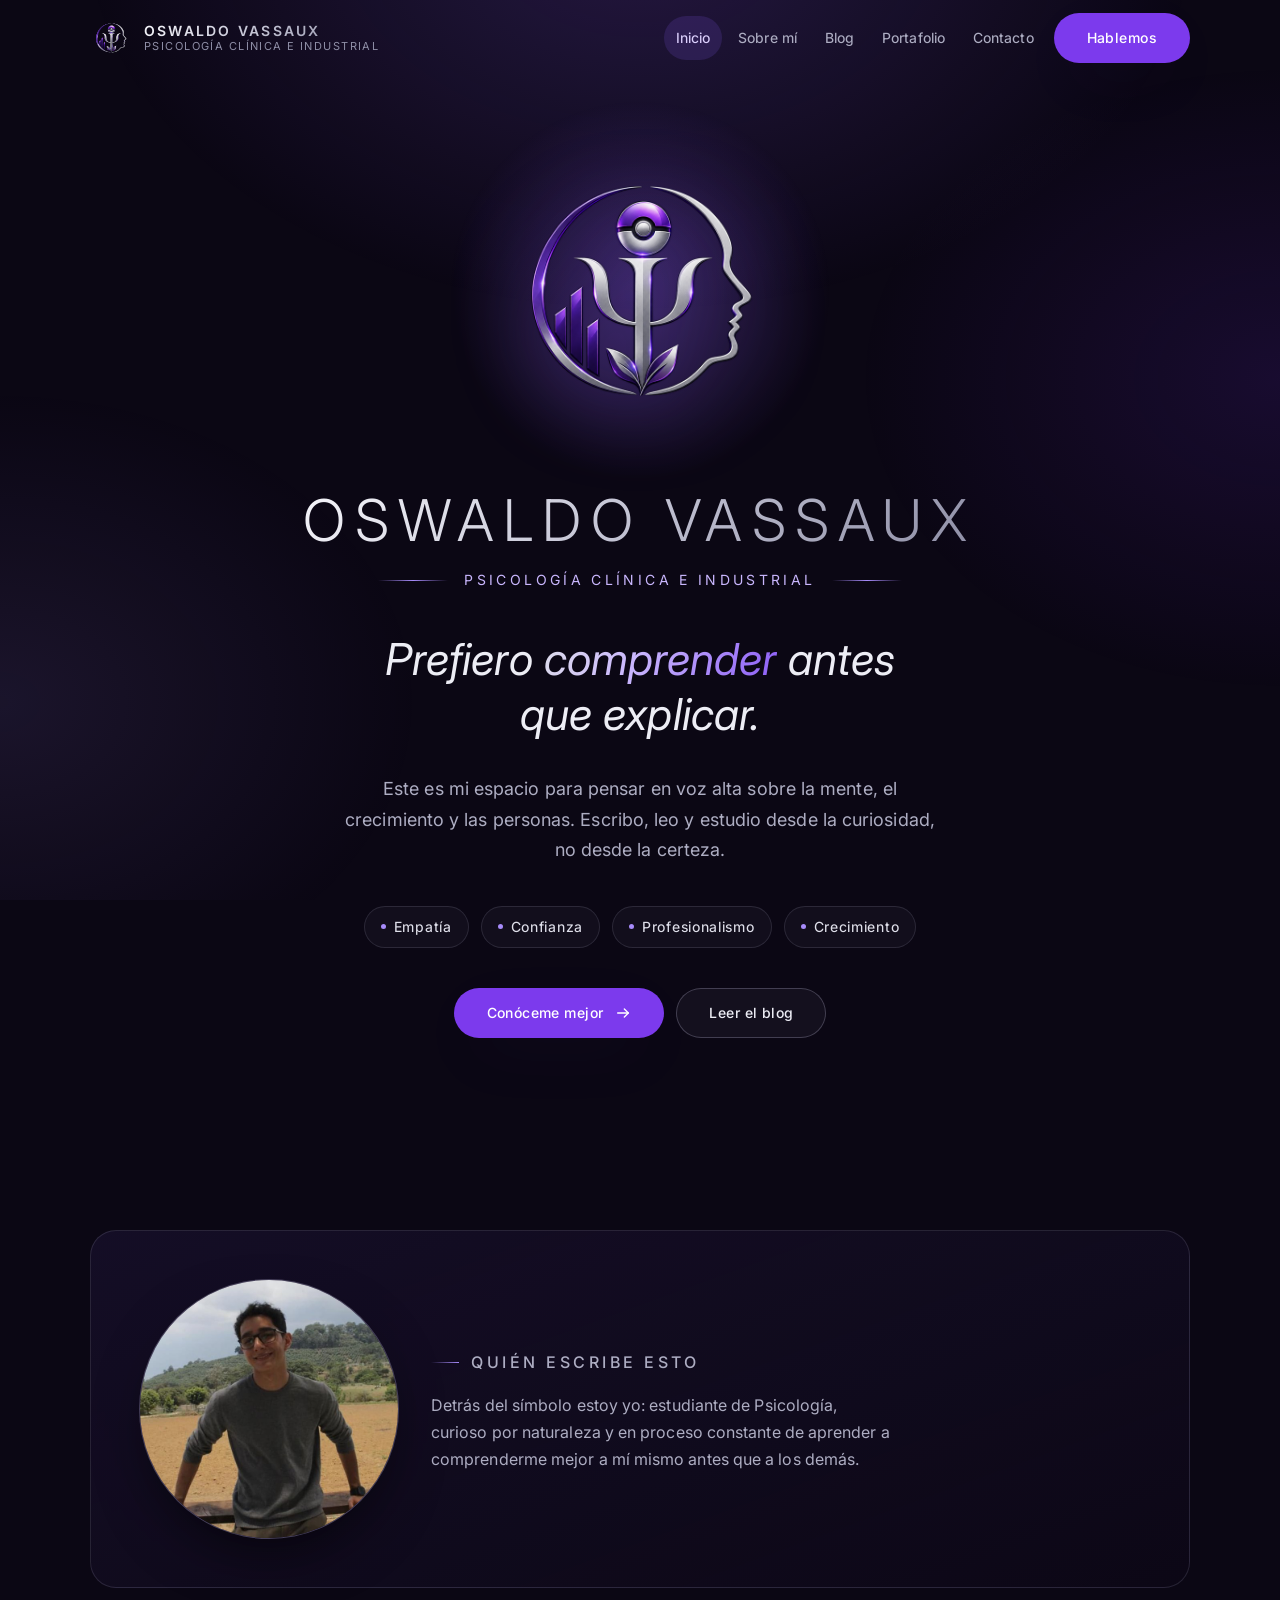
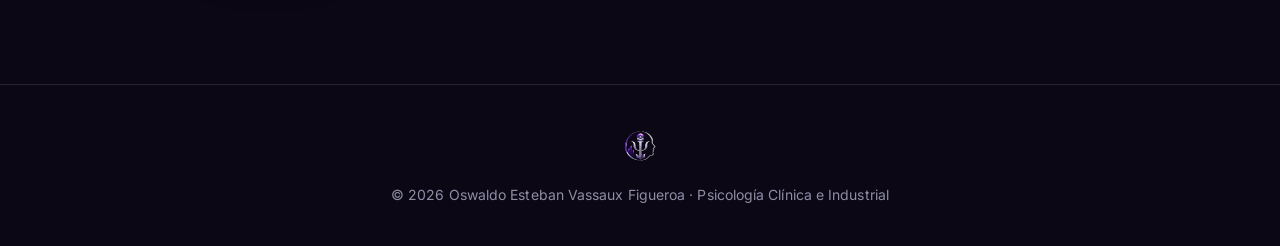
<file: index.html>
<!DOCTYPE html>
<html lang="es" class="no-js">
<head>
<meta charset="UTF-8">
<meta name="viewport" content="width=device-width, initial-scale=1">
<title>Oswaldo Vassaux — Psicología Clínica e Industrial</title>
<meta name="description" content="Soy Oswaldo Esteban Vassaux Figueroa, estudiante de Psicología Clínica e Industrial/Organizacional. Comprendo la mente para potenciar a la persona.">
<meta name="theme-color" content="#0B0714">

<meta property="og:type" content="website">
<meta property="og:locale" content="es_GT">
<meta property="og:title" content="Oswaldo Vassaux — Psicología Clínica e Industrial">
<meta property="og:description" content="Comprendo la mente. Potencio a la persona.">
<meta property="og:image" content="assets/img/og.jpg">
<meta name="twitter:card" content="summary_large_image">

<link rel="icon" href="assets/img/favicon-32.png" sizes="32x32" type="image/png">
<link rel="apple-touch-icon" href="assets/img/apple-touch-icon.png">

<link rel="preconnect" href="https://fonts.googleapis.com">
<link rel="preconnect" href="https://fonts.gstatic.com" crossorigin>
<link href="https://fonts.googleapis.com/css2?family=Inter:wght@300;400;500;600&family=Playfair+Display:ital,wght@0,400;0,500;0,600;1,400;1,500&display=swap" rel="stylesheet">
<link rel="stylesheet" href="assets/css/styles.css">
<script>document.documentElement.classList.remove('no-js');</script>
</head>
<body>

<a class="skip-link" href="#main">Saltar al contenido principal</a>

<!-- ============================================================
     HEADER
     ============================================================ -->
<header class="header" id="header">
  <div class="container header__inner">

    <a class="brand" href="index.html" aria-label="Oswaldo Vassaux — inicio">
      <img class="mark mark--nav" src="assets/img/marca.png" alt="" width="640" height="640" decoding="async">
      <span class="brand__text">
        <span class="brand__name">Oswaldo Vassaux</span>
        <span class="brand__role">Psicología Clínica e Industrial</span>
      </span>
    </a>

    <button class="nav__toggle" id="navToggle" type="button"
            aria-expanded="false" aria-controls="primaryNav" aria-label="Abrir menú de navegación">
      <span class="nav__toggle-bars" aria-hidden="true"><span></span><span></span><span></span></span>
    </button>

    <nav class="nav" id="primaryNav" aria-label="Navegación principal">
      <ul class="nav__list">
        <li><a class="nav__link" href="index.html">Inicio</a></li>
        <li><a class="nav__link" href="sobre-mi.html">Sobre mí</a></li>
        <li><a class="nav__link" href="blog.html">Blog</a></li>
        <li><a class="nav__link" href="portafolio.html">Portafolio</a></li>
        <li><a class="nav__link" href="contacto.html">Contacto</a></li>
      </ul>
      <a class="btn btn--primary" href="contacto.html">Hablemos</a>
    </nav>

  </div>
</header>

<main id="main">

<!-- ============================================================
     HERO — presentación
     ============================================================ -->
<section class="hero" id="inicio">
  <div class="container hero__grid">

    <div class="hero__mark-wrap reveal">
      <span class="hero__halo" aria-hidden="true"></span>
      <img class="mark mark--hero" src="assets/img/marca.png"
           alt="Emblema de Oswaldo Vassaux: símbolo Psi sobre un perfil humano, con barras ascendentes, hojas y una referencia a Pokémon."
           width="640" height="640" fetchpriority="high" decoding="async">
    </div>

    <div>
      <h1 class="hero__name reveal" style="--reveal-delay:60ms">Oswaldo Vassaux</h1>
      <p class="hero__role reveal" style="--reveal-delay:120ms">Psicología Clínica e Industrial</p>

      <p class="hero__tagline reveal" style="--reveal-delay:180ms">
        Prefiero <em>comprender</em> antes que explicar.
      </p>

      <div class="hero__body reveal" style="--reveal-delay:240ms">
        <p>
          Este es mi espacio para pensar en voz alta sobre la mente, el crecimiento
          y las personas. Escribo, leo y estudio desde la curiosidad, no desde la
          certeza.
        </p>
      </div>

      <ul class="hero__pillars reveal" style="--reveal-delay:300ms">
        <li class="pillar">Empatía</li>
        <li class="pillar">Confianza</li>
        <li class="pillar">Profesionalismo</li>
        <li class="pillar">Crecimiento</li>
      </ul>

      <div class="hero__actions reveal" style="--reveal-delay:360ms">
        <a class="btn btn--primary" href="sobre-mi.html">
          Conóceme mejor
          <svg class="btn__icon" viewBox="0 0 24 24" fill="none" stroke="currentColor" stroke-width="2" stroke-linecap="round" stroke-linejoin="round" aria-hidden="true"><path d="M4 12h16"/><path d="m14 6 6 6-6 6"/></svg>
        </a>
        <a class="btn btn--ghost" href="blog.html">Leer el blog</a>
      </div>
    </div>

  </div>
</section>

<!-- ============================================================
     RETRATO — apartado de foto personal
     ============================================================ -->
<section class="section section--tight">
  <div class="container">
    <div class="portrait-section reveal">

      <div class="portrait-wrap">
        <img class="portrait-photo" src="assets/img/foto-oswaldo.jpg"
             alt="Oswaldo Vassaux" width="640" height="640" decoding="async">
      </div>

      <div class="portrait-section__text">
        <p class="eyebrow">Quién escribe esto</p>
        <p>
          Detrás del símbolo estoy yo: estudiante de Psicología, curioso por
          naturaleza y en proceso constante de aprender a comprenderme mejor
          a mí mismo antes que a los demás.
        </p>
      </div>

    </div>
  </div>
</section>

</main>

<!-- ============================================================
     FOOTER
     ============================================================ -->
<footer class="footer">
  <div class="container footer__inner">
    <img class="mark mark--nav" src="assets/img/marca.png" alt="" width="640" height="640" loading="lazy" decoding="async">
    <p class="footer__note">
      © <span id="year">2026</span> Oswaldo Esteban Vassaux Figueroa · Psicología Clínica e Industrial
    </p>
  </div>
</footer>

<script src="assets/js/main.js" defer></script>
</body>
</html>
</file>
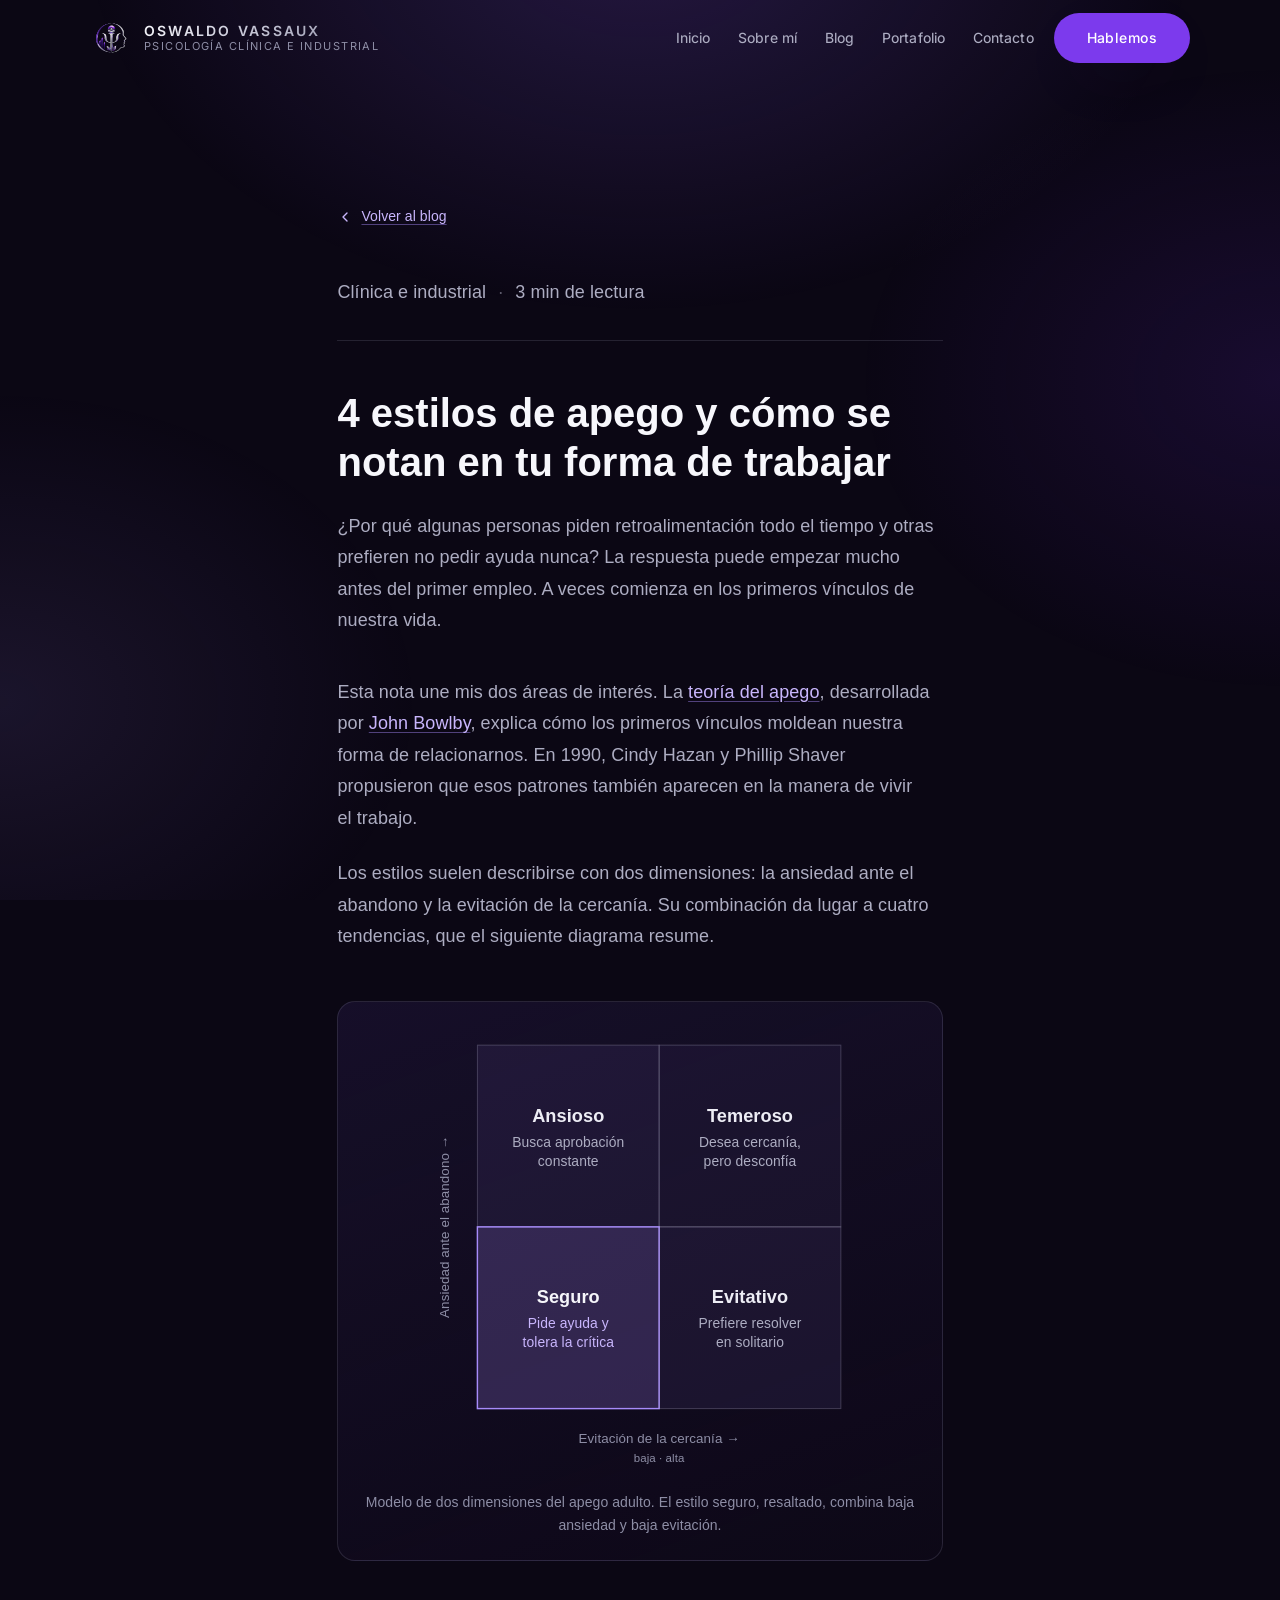
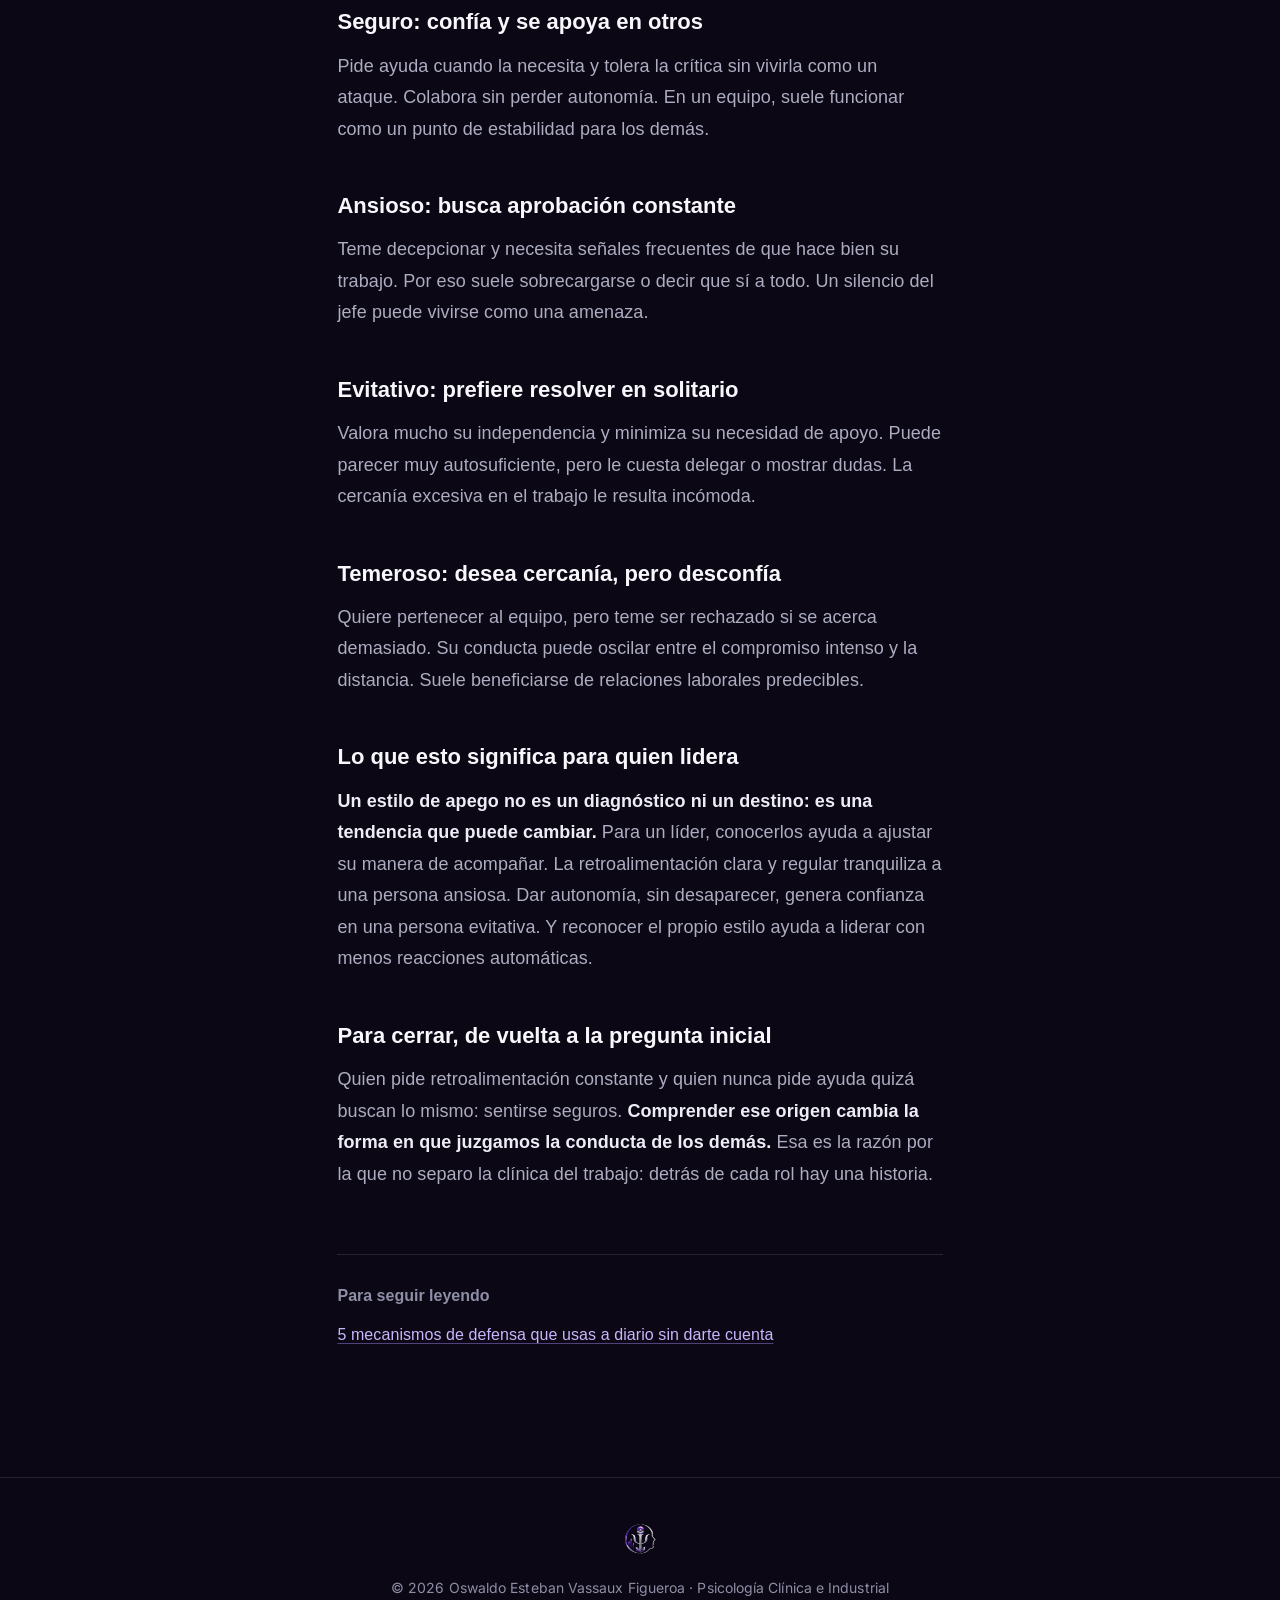
<file: blog-apego-en-el-trabajo.html>
<!DOCTYPE html>
<html lang="es" class="no-js">
<head>
<meta charset="UTF-8">
<meta name="viewport" content="width=device-width, initial-scale=1">
<title>4 estilos de apego y cómo se notan en tu forma de trabajar</title>
<meta name="description" content="Seguro, ansioso, evitativo y temeroso: cómo los estilos de apego influyen en la forma de colaborar, pedir ayuda y liderar en el trabajo.">
<meta name="theme-color" content="#0B0714">

<meta property="og:type" content="article">
<meta property="og:locale" content="es_GT">
<meta property="og:title" content="4 estilos de apego y cómo se notan en tu forma de trabajar">
<meta property="og:description" content="Cómo los estilos de apego influyen en la forma de colaborar y liderar en el trabajo.">
<meta property="og:image" content="assets/img/og.jpg">
<meta name="twitter:card" content="summary_large_image">

<link rel="icon" href="assets/img/favicon-32.png" sizes="32x32" type="image/png">
<link rel="apple-touch-icon" href="assets/img/apple-touch-icon.png">

<link rel="preconnect" href="https://fonts.googleapis.com">
<link rel="preconnect" href="https://fonts.gstatic.com" crossorigin>
<link href="https://fonts.googleapis.com/css2?family=Inter:wght@300;400;500;600&family=Playfair+Display:ital,wght@0,400;0,500;0,600;1,400;1,500&display=swap" rel="stylesheet">
<link rel="stylesheet" href="assets/css/styles.css">
<link rel="stylesheet" href="assets/css/blog.css">
<script>document.documentElement.classList.remove('no-js');</script>
</head>
<body>

<a class="skip-link" href="#main">Saltar al contenido principal</a>

<header class="header" id="header">
  <div class="container header__inner">
    <a class="brand" href="index.html" aria-label="Oswaldo Vassaux — inicio">
      <img class="mark mark--nav" src="assets/img/marca.png" alt="" width="640" height="640" decoding="async">
      <span class="brand__text">
        <span class="brand__name">Oswaldo Vassaux</span>
        <span class="brand__role">Psicología Clínica e Industrial</span>
      </span>
    </a>
    <button class="nav__toggle" id="navToggle" type="button"
            aria-expanded="false" aria-controls="primaryNav" aria-label="Abrir menú de navegación">
      <span class="nav__toggle-bars" aria-hidden="true"><span></span><span></span><span></span></span>
    </button>
    <nav class="nav" id="primaryNav" aria-label="Navegación principal">
      <ul class="nav__list">
        <li><a class="nav__link" href="index.html">Inicio</a></li>
        <li><a class="nav__link" href="sobre-mi.html">Sobre mí</a></li>
        <li><a class="nav__link" href="blog.html">Blog</a></li>
        <li><a class="nav__link" href="portafolio.html">Portafolio</a></li>
        <li><a class="nav__link" href="contacto.html">Contacto</a></li>
      </ul>
      <a class="btn btn--primary" href="contacto.html">Hablemos</a>
    </nav>
  </div>
</header>

<main id="main">
<section class="section">
  <div class="container">

    <article class="blog-post">

      <a class="blog-post__back" href="blog.html">
        <svg viewBox="0 0 24 24" fill="none" stroke="currentColor" stroke-width="2" stroke-linecap="round" stroke-linejoin="round" aria-hidden="true"><path d="M15 6l-6 6 6 6"/></svg>
        Volver al blog
      </a>

      <p class="blog-post__meta">
        <span>Clínica e industrial</span>
        <span class="dot" aria-hidden="true">·</span>
        <span>3 min de lectura</span>
      </p>

      <h1 class="blog-post__title">4 estilos de apego y cómo se notan en tu forma de trabajar</h1>

      <p class="blog-post__lead">
        ¿Por qué algunas personas piden retroalimentación todo el tiempo y otras
        prefieren no pedir ayuda nunca? La respuesta puede empezar mucho antes
        del primer empleo. A veces comienza en los primeros vínculos de nuestra
        vida.
      </p>

      <p>
        Esta nota une mis dos áreas de interés. La
        <a href="https://es.wikipedia.org/wiki/Teor%C3%ADa_del_apego" target="_blank" rel="noopener noreferrer">teoría del apego</a>,
        desarrollada por
        <a href="https://es.wikipedia.org/wiki/John_Bowlby" target="_blank" rel="noopener noreferrer">John Bowlby</a>,
        explica cómo los primeros vínculos moldean nuestra forma de relacionarnos.
        En 1990, Cindy Hazan y Phillip Shaver propusieron que esos patrones
        también aparecen en la manera de vivir el trabajo.
      </p>

      <p>
        Los estilos suelen describirse con dos dimensiones: la ansiedad ante el
        abandono y la evitación de la cercanía. Su combinación da lugar a cuatro
        tendencias, que el siguiente diagrama resume.
      </p>

      <figure class="blog-post__figure">
        <svg viewBox="0 0 460 470" role="img" aria-labelledby="fig-apego-t fig-apego-d">
          <title id="fig-apego-t">Los cuatro estilos de apego según ansiedad y evitación</title>
          <desc id="fig-apego-d">Baja ansiedad y baja evitación: seguro. Alta ansiedad y baja evitación: ansioso. Baja ansiedad y alta evitación: evitativo. Alta ansiedad y alta evitación: temeroso.</desc>
          <g font-family="-apple-system, 'Segoe UI', Helvetica, Arial, sans-serif" text-anchor="middle">
            <rect x="60" y="20" width="190" height="190" fill="rgba(167,139,250,0.08)" stroke="rgba(199,198,224,0.26)"/>
            <rect x="250" y="20" width="190" height="190" fill="rgba(167,139,250,0.05)" stroke="rgba(199,198,224,0.26)"/>
            <rect x="60" y="210" width="190" height="190" fill="rgba(167,139,250,0.22)" stroke="#A78BFA" stroke-width="1.5"/>
            <rect x="250" y="210" width="190" height="190" fill="rgba(167,139,250,0.08)" stroke="rgba(199,198,224,0.26)"/>

            <text x="155" y="100" font-size="19" font-weight="700" fill="#EDEDF5">Ansioso</text>
            <text x="155" y="126" font-size="14.5" fill="#ADADC2">Busca aprobación</text>
            <text x="155" y="146" font-size="14.5" fill="#ADADC2">constante</text>

            <text x="345" y="100" font-size="19" font-weight="700" fill="#EDEDF5">Temeroso</text>
            <text x="345" y="126" font-size="14.5" fill="#ADADC2">Desea cercanía,</text>
            <text x="345" y="146" font-size="14.5" fill="#ADADC2">pero desconfía</text>

            <text x="155" y="290" font-size="19" font-weight="700" fill="#F5F5FA">Seguro</text>
            <text x="155" y="316" font-size="14.5" fill="#C9B6FD">Pide ayuda y</text>
            <text x="155" y="336" font-size="14.5" fill="#C9B6FD">tolera la crítica</text>

            <text x="345" y="290" font-size="19" font-weight="700" fill="#EDEDF5">Evitativo</text>
            <text x="345" y="316" font-size="14.5" fill="#ADADC2">Prefiere resolver</text>
            <text x="345" y="336" font-size="14.5" fill="#ADADC2">en solitario</text>

            <text x="250" y="436" font-size="14" fill="#8E8EA6">Evitación de la cercanía  →</text>
            <text x="250" y="456" font-size="12" fill="#8E8EA6">baja · alta</text>
            <text x="30" y="210" font-size="14" fill="#8E8EA6" transform="rotate(-90 30 210)">Ansiedad ante el abandono  →</text>
          </g>
        </svg>
        <figcaption>Modelo de dos dimensiones del apego adulto. El estilo seguro, resaltado, combina baja ansiedad y baja evitación.</figcaption>
      </figure>

      <h2>Seguro: confía y se apoya en otros</h2>
      <p>
        Pide ayuda cuando la necesita y tolera la crítica sin vivirla como un
        ataque. Colabora sin perder autonomía. En un equipo, suele funcionar
        como un punto de estabilidad para los demás.
      </p>

      <h2>Ansioso: busca aprobación constante</h2>
      <p>
        Teme decepcionar y necesita señales frecuentes de que hace bien su
        trabajo. Por eso suele sobrecargarse o decir que sí a todo. Un silencio
        del jefe puede vivirse como una amenaza.
      </p>

      <h2>Evitativo: prefiere resolver en solitario</h2>
      <p>
        Valora mucho su independencia y minimiza su necesidad de apoyo. Puede
        parecer muy autosuficiente, pero le cuesta delegar o mostrar dudas. La
        cercanía excesiva en el trabajo le resulta incómoda.
      </p>

      <h2>Temeroso: desea cercanía, pero desconfía</h2>
      <p>
        Quiere pertenecer al equipo, pero teme ser rechazado si se acerca
        demasiado. Su conducta puede oscilar entre el compromiso intenso y la
        distancia. Suele beneficiarse de relaciones laborales predecibles.
      </p>

      <h2>Lo que esto significa para quien lidera</h2>
      <p>
        <strong>Un estilo de apego no es un diagnóstico ni un destino: es una tendencia que puede cambiar.</strong>
        Para un líder, conocerlos ayuda a ajustar su manera de acompañar. La
        retroalimentación clara y regular tranquiliza a una persona ansiosa. Dar
        autonomía, sin desaparecer, genera confianza en una persona evitativa. Y
        reconocer el propio estilo ayuda a liderar con menos reacciones
        automáticas.
      </p>

      <h2>Para cerrar, de vuelta a la pregunta inicial</h2>
      <p>
        Quien pide retroalimentación constante y quien nunca pide ayuda quizá
        buscan lo mismo: sentirse seguros.
        <strong>Comprender ese origen cambia la forma en que juzgamos la conducta de los demás.</strong>
        Esa es la razón por la que no separo la clínica del trabajo: detrás de
        cada rol hay una historia.
      </p>

      <nav class="blog-post__links" aria-label="Enlaces relacionados">
        <h2>Para seguir leyendo</h2>
        <ul>
          <li><a href="blog-mecanismos-de-defensa.html">5 mecanismos de defensa que usas a diario sin darte cuenta</a></li>
        </ul>
      </nav>

    </article>

  </div>
</section>
</main>

<footer class="footer">
  <div class="container footer__inner">
    <img class="mark mark--nav" src="assets/img/marca.png" alt="" width="640" height="640" loading="lazy" decoding="async">
    <p class="footer__note">
      © <span id="year">2026</span> Oswaldo Esteban Vassaux Figueroa · Psicología Clínica e Industrial
    </p>
  </div>
</footer>

<script src="assets/js/main.js" defer></script>
</body>
</html>
</file>
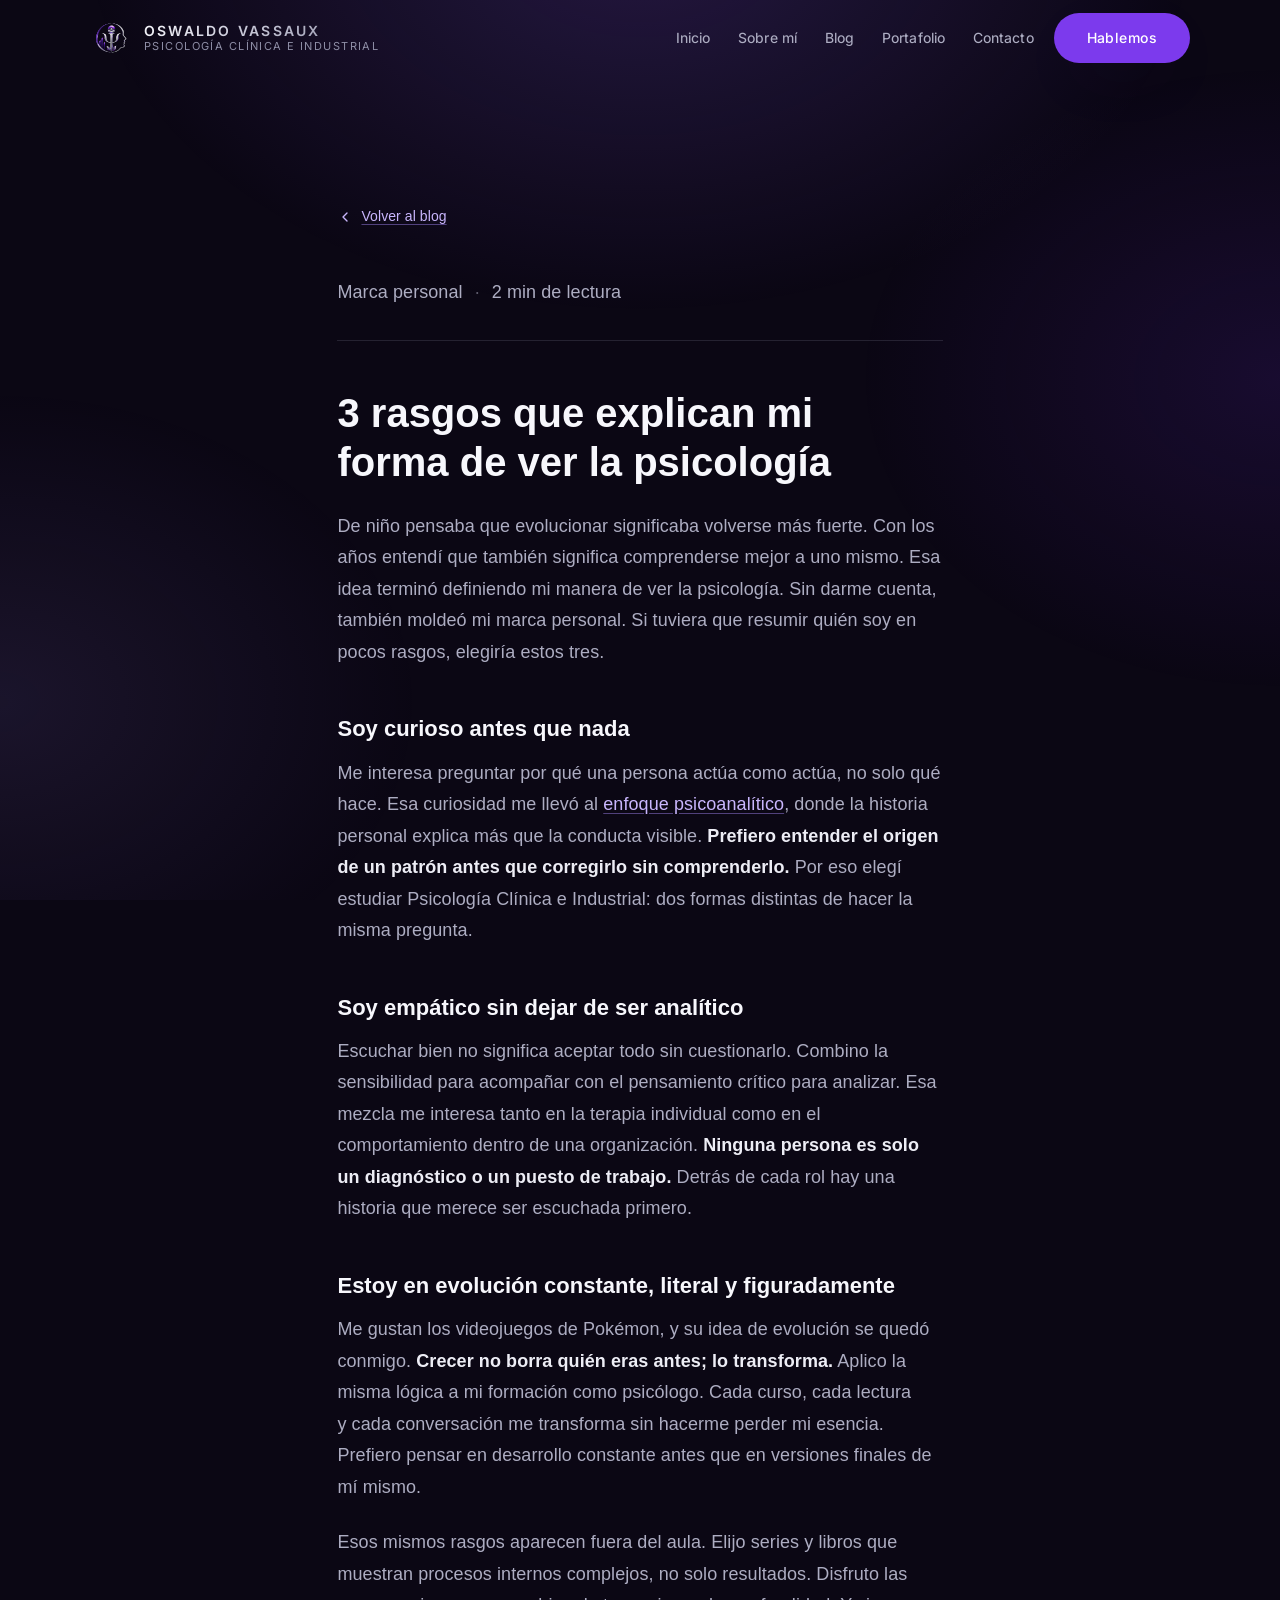
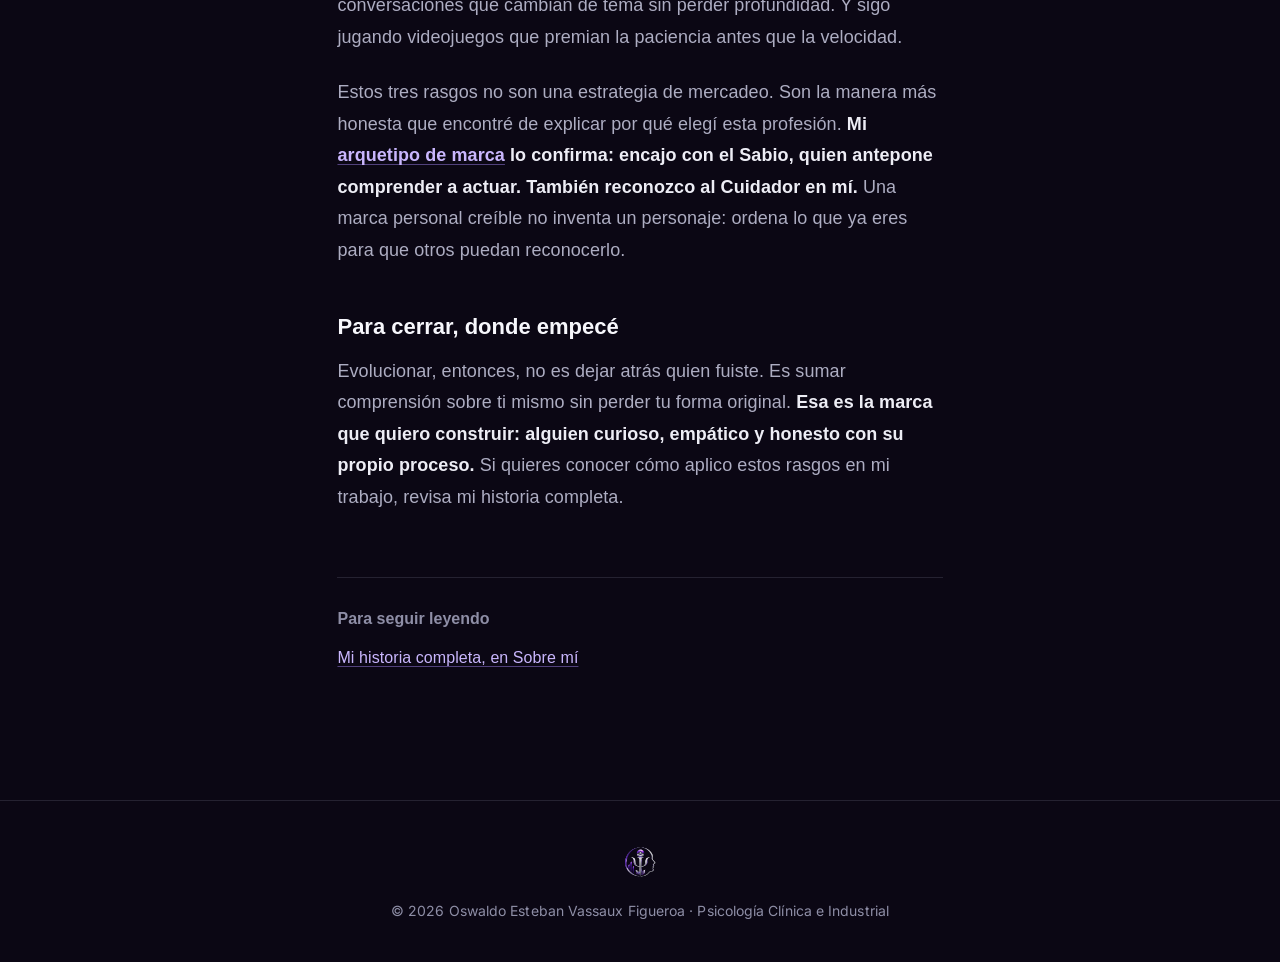
<file: blog-como-soy-como-marca.html>
<!DOCTYPE html>
<html lang="es" class="no-js">
<head>
<meta charset="UTF-8">
<meta name="viewport" content="width=device-width, initial-scale=1">
<title>3 rasgos que explican mi forma de ver la psicología</title>
<meta name="description" content="Curiosidad, empatía analítica y evolución constante: tres rasgos de marca personal que explican por qué elegí la psicología.">
<meta name="theme-color" content="#0B0714">

<meta property="og:type" content="article">
<meta property="og:locale" content="es_GT">
<meta property="og:title" content="3 rasgos que explican mi forma de ver la psicología">
<meta property="og:description" content="Curiosidad, empatía analítica y evolución constante: tres rasgos que explican por qué elegí la psicología.">
<meta property="og:image" content="assets/img/og.jpg">
<meta name="twitter:card" content="summary_large_image">

<link rel="icon" href="assets/img/favicon-32.png" sizes="32x32" type="image/png">
<link rel="apple-touch-icon" href="assets/img/apple-touch-icon.png">

<link rel="preconnect" href="https://fonts.googleapis.com">
<link rel="preconnect" href="https://fonts.gstatic.com" crossorigin>
<link href="https://fonts.googleapis.com/css2?family=Inter:wght@300;400;500;600&family=Playfair+Display:ital,wght@0,400;0,500;0,600;1,400;1,500&display=swap" rel="stylesheet">
<link rel="stylesheet" href="assets/css/styles.css">
<link rel="stylesheet" href="assets/css/blog.css">
<script>document.documentElement.classList.remove('no-js');</script>
</head>
<body>

<a class="skip-link" href="#main">Saltar al contenido principal</a>

<header class="header" id="header">
  <div class="container header__inner">
    <a class="brand" href="index.html" aria-label="Oswaldo Vassaux — inicio">
      <img class="mark mark--nav" src="assets/img/marca.png" alt="" width="640" height="640" decoding="async">
      <span class="brand__text">
        <span class="brand__name">Oswaldo Vassaux</span>
        <span class="brand__role">Psicología Clínica e Industrial</span>
      </span>
    </a>
    <button class="nav__toggle" id="navToggle" type="button"
            aria-expanded="false" aria-controls="primaryNav" aria-label="Abrir menú de navegación">
      <span class="nav__toggle-bars" aria-hidden="true"><span></span><span></span><span></span></span>
    </button>
    <nav class="nav" id="primaryNav" aria-label="Navegación principal">
      <ul class="nav__list">
        <li><a class="nav__link" href="index.html">Inicio</a></li>
        <li><a class="nav__link" href="sobre-mi.html">Sobre mí</a></li>
        <li><a class="nav__link" href="blog.html">Blog</a></li>
        <li><a class="nav__link" href="portafolio.html">Portafolio</a></li>
        <li><a class="nav__link" href="contacto.html">Contacto</a></li>
      </ul>
      <a class="btn btn--primary" href="contacto.html">Hablemos</a>
    </nav>
  </div>
</header>

<main id="main">
<section class="section">
  <div class="container">

    <article class="blog-post">

      <a class="blog-post__back" href="blog.html">
        <svg viewBox="0 0 24 24" fill="none" stroke="currentColor" stroke-width="2" stroke-linecap="round" stroke-linejoin="round" aria-hidden="true"><path d="M15 6l-6 6 6 6"/></svg>
        Volver al blog
      </a>

      <p class="blog-post__meta">
        <span>Marca personal</span>
        <span class="dot" aria-hidden="true">·</span>
        <span>2 min de lectura</span>
      </p>

      <h1 class="blog-post__title">3 rasgos que explican mi forma de ver la psicología</h1>

      <p class="blog-post__lead">
        De niño pensaba que evolucionar significaba volverse más fuerte. Con los
        años entendí que también significa comprenderse mejor a uno mismo. Esa
        idea terminó definiendo mi manera de ver la psicología. Sin darme cuenta,
        también moldeó mi marca personal. Si tuviera que resumir quién soy en
        pocos rasgos, elegiría estos tres.
      </p>

      <h2>Soy curioso antes que nada</h2>
      <p>
        Me interesa preguntar por qué una persona actúa como actúa, no solo qué
        hace. Esa curiosidad me llevó al
        <a href="https://es.wikipedia.org/wiki/Psicoan%C3%A1lisis" target="_blank" rel="noopener noreferrer">enfoque psicoanalítico</a>,
        donde la historia personal explica más que la conducta visible.
        <strong>Prefiero entender el origen de un patrón antes que corregirlo sin comprenderlo.</strong>
        Por eso elegí estudiar Psicología Clínica e Industrial: dos formas distintas
        de hacer la misma pregunta.
      </p>

      <h2>Soy empático sin dejar de ser analítico</h2>
      <p>
        Escuchar bien no significa aceptar todo sin cuestionarlo. Combino la
        sensibilidad para acompañar con el pensamiento crítico para analizar.
        Esa mezcla me interesa tanto en la terapia individual como en el
        comportamiento dentro de una organización.
        <strong>Ninguna persona es solo un diagnóstico o un puesto de trabajo.</strong>
        Detrás de cada rol hay una historia que merece ser escuchada primero.
      </p>

      <h2>Estoy en evolución constante, literal y figuradamente</h2>
      <p>
        Me gustan los videojuegos de Pokémon, y su idea de evolución se quedó conmigo.
        <strong>Crecer no borra quién eras antes; lo transforma.</strong>
        Aplico la misma lógica a mi formación como psicólogo. Cada curso, cada
        lectura y cada conversación me transforma sin hacerme perder mi esencia.
        Prefiero pensar en desarrollo constante antes que en versiones finales
        de mí mismo.
      </p>
      <p>
        Esos mismos rasgos aparecen fuera del aula. Elijo series y libros que
        muestran procesos internos complejos, no solo resultados. Disfruto las
        conversaciones que cambian de tema sin perder profundidad. Y sigo
        jugando videojuegos que premian la paciencia antes que la velocidad.
      </p>

      <p>
        Estos tres rasgos no son una estrategia de mercadeo. Son la manera más
        honesta que encontré de explicar por qué elegí esta profesión.
        <strong>Mi <a href="https://es.wikipedia.org/wiki/Arquetipo" target="_blank" rel="noopener noreferrer">arquetipo de marca</a> lo confirma: encajo con el Sabio, quien antepone comprender a actuar. También reconozco al Cuidador en mí.</strong>
        Una marca personal creíble no inventa un personaje: ordena lo que ya
        eres para que otros puedan reconocerlo.
      </p>

      <h2>Para cerrar, donde empecé</h2>
      <p>
        Evolucionar, entonces, no es dejar atrás quien fuiste. Es sumar
        comprensión sobre ti mismo sin perder tu forma original.
        <strong>Esa es la marca que quiero construir: alguien curioso, empático y honesto con su propio proceso.</strong>
        Si quieres conocer cómo aplico estos rasgos en mi trabajo, revisa mi
        historia completa.
      </p>

      <nav class="blog-post__links" aria-label="Enlaces relacionados">
        <h2>Para seguir leyendo</h2>
        <ul>
          <li><a href="sobre-mi.html">Mi historia completa, en Sobre mí</a></li>
        </ul>
      </nav>

    </article>

  </div>
</section>
</main>

<footer class="footer">
  <div class="container footer__inner">
    <img class="mark mark--nav" src="assets/img/marca.png" alt="" width="640" height="640" loading="lazy" decoding="async">
    <p class="footer__note">
      © <span id="year">2026</span> Oswaldo Esteban Vassaux Figueroa · Psicología Clínica e Industrial
    </p>
  </div>
</footer>

<script src="assets/js/main.js" defer></script>
</body>
</html>
</file>
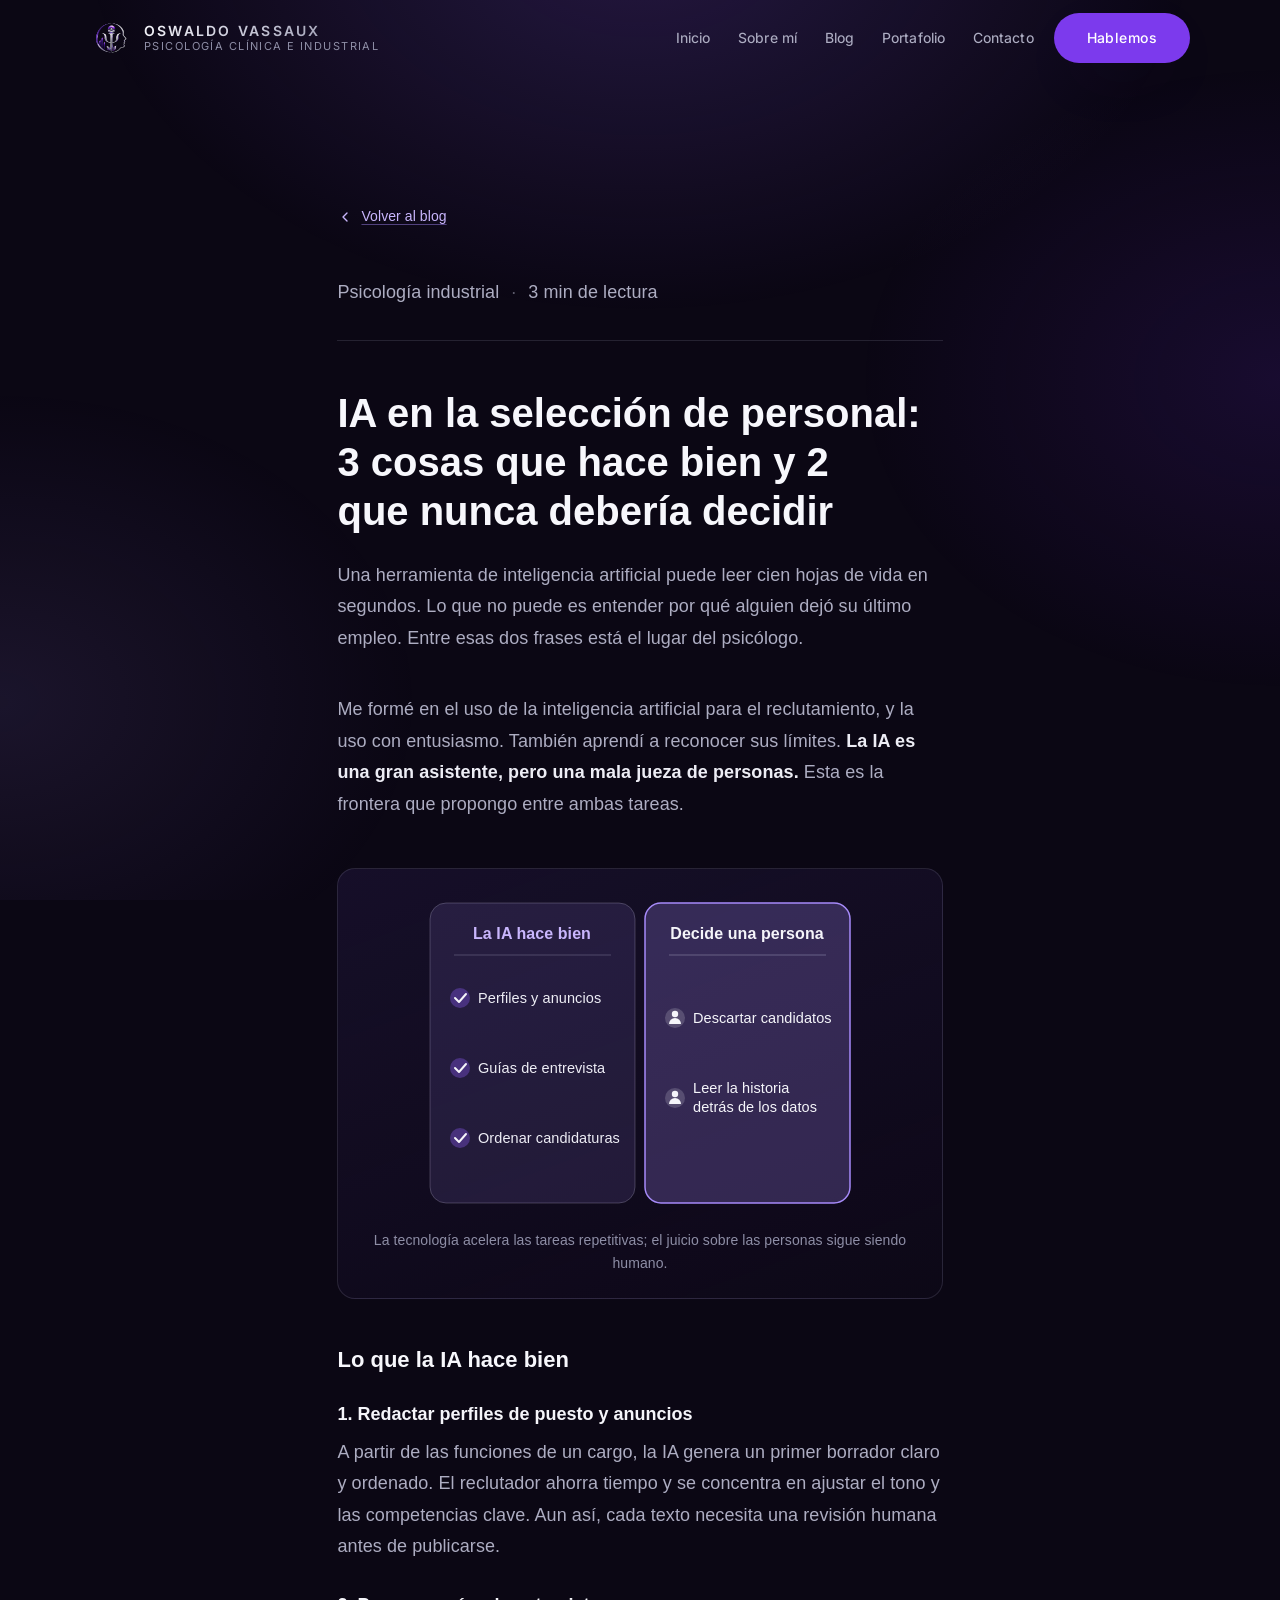
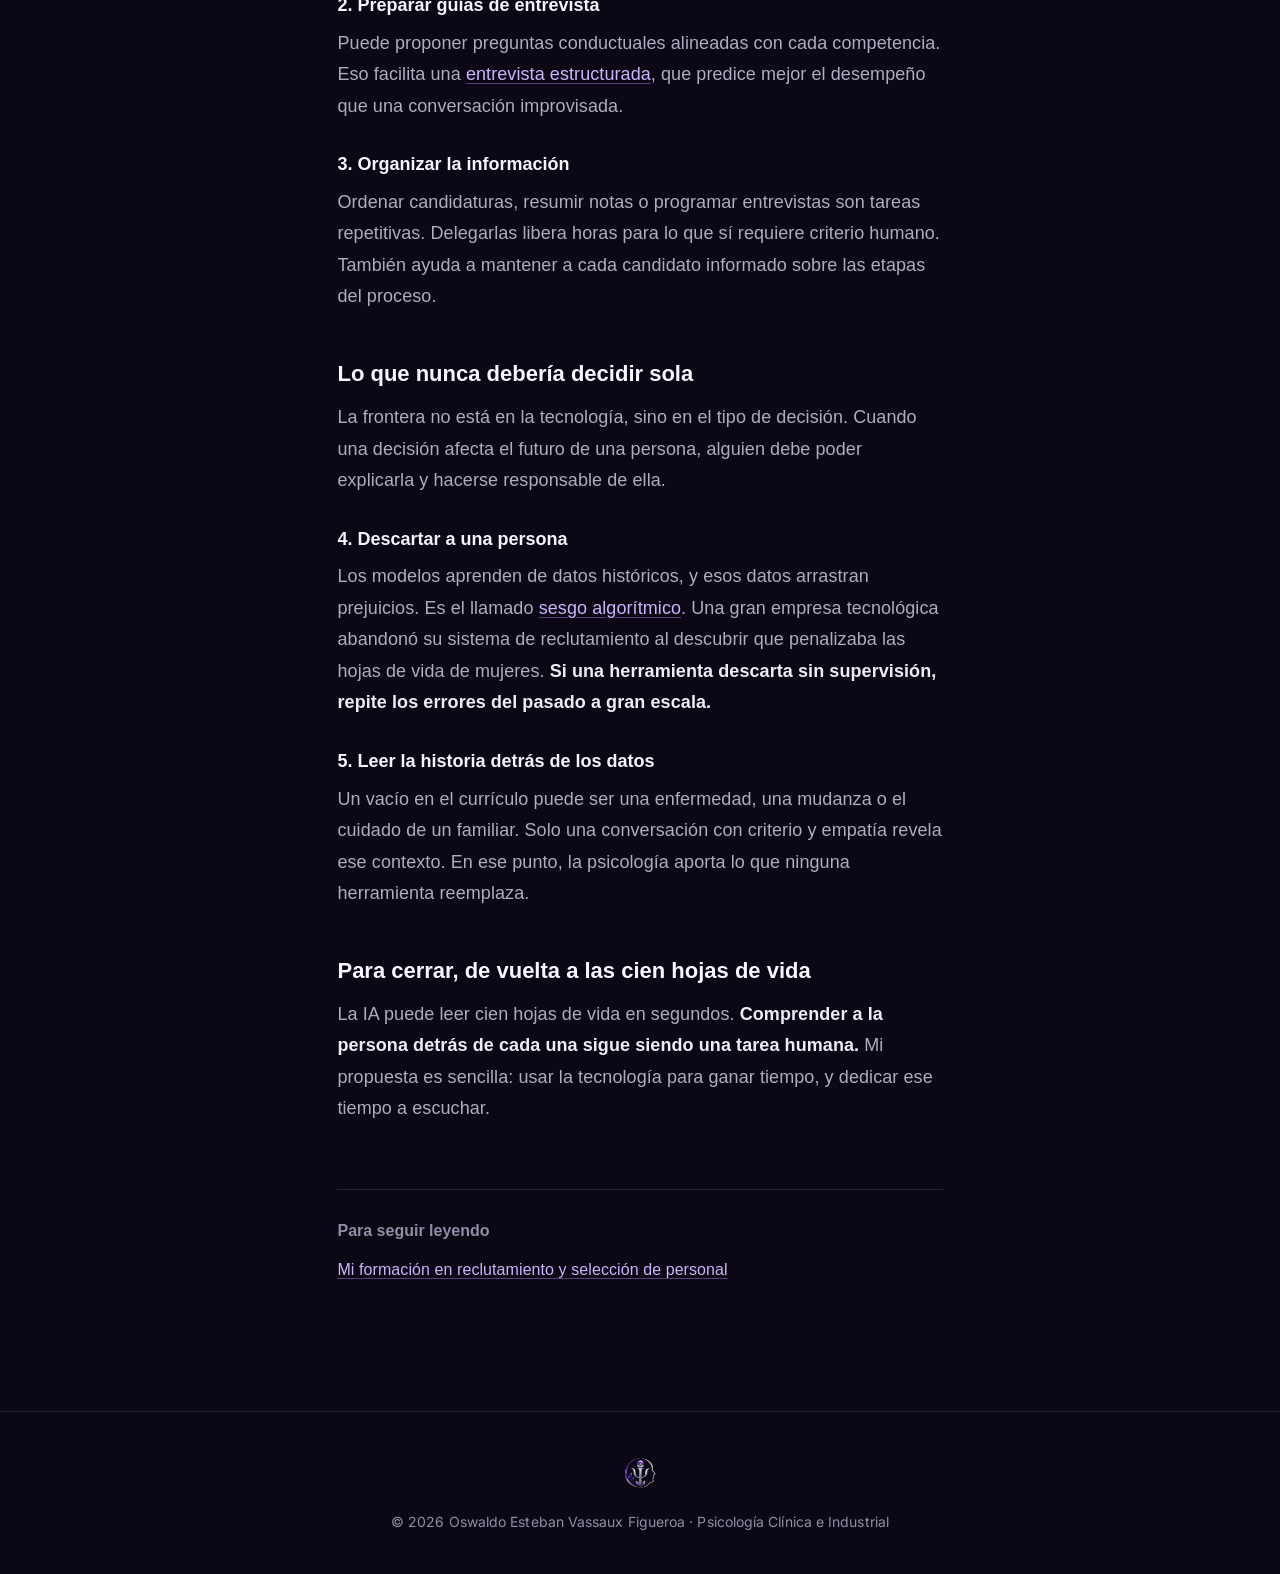
<file: blog-ia-en-seleccion-de-personal.html>
<!DOCTYPE html>
<html lang="es" class="no-js">
<head>
<meta charset="UTF-8">
<meta name="viewport" content="width=device-width, initial-scale=1">
<title>IA en la selección de personal: 3 cosas que hace bien y 2 que nunca debería decidir</title>
<meta name="description" content="Dónde ayuda la inteligencia artificial en el reclutamiento y dónde el criterio psicológico sigue siendo insustituible.">
<meta name="theme-color" content="#0B0714">

<meta property="og:type" content="article">
<meta property="og:locale" content="es_GT">
<meta property="og:title" content="IA en la selección de personal: 3 cosas que hace bien y 2 que nunca debería decidir">
<meta property="og:description" content="Dónde ayuda la IA en el reclutamiento y dónde el criterio humano es insustituible.">
<meta property="og:image" content="assets/img/og.jpg">
<meta name="twitter:card" content="summary_large_image">

<link rel="icon" href="assets/img/favicon-32.png" sizes="32x32" type="image/png">
<link rel="apple-touch-icon" href="assets/img/apple-touch-icon.png">

<link rel="preconnect" href="https://fonts.googleapis.com">
<link rel="preconnect" href="https://fonts.gstatic.com" crossorigin>
<link href="https://fonts.googleapis.com/css2?family=Inter:wght@300;400;500;600&family=Playfair+Display:ital,wght@0,400;0,500;0,600;1,400;1,500&display=swap" rel="stylesheet">
<link rel="stylesheet" href="assets/css/styles.css">
<link rel="stylesheet" href="assets/css/blog.css">
<script>document.documentElement.classList.remove('no-js');</script>
</head>
<body>

<a class="skip-link" href="#main">Saltar al contenido principal</a>

<header class="header" id="header">
  <div class="container header__inner">
    <a class="brand" href="index.html" aria-label="Oswaldo Vassaux — inicio">
      <img class="mark mark--nav" src="assets/img/marca.png" alt="" width="640" height="640" decoding="async">
      <span class="brand__text">
        <span class="brand__name">Oswaldo Vassaux</span>
        <span class="brand__role">Psicología Clínica e Industrial</span>
      </span>
    </a>
    <button class="nav__toggle" id="navToggle" type="button"
            aria-expanded="false" aria-controls="primaryNav" aria-label="Abrir menú de navegación">
      <span class="nav__toggle-bars" aria-hidden="true"><span></span><span></span><span></span></span>
    </button>
    <nav class="nav" id="primaryNav" aria-label="Navegación principal">
      <ul class="nav__list">
        <li><a class="nav__link" href="index.html">Inicio</a></li>
        <li><a class="nav__link" href="sobre-mi.html">Sobre mí</a></li>
        <li><a class="nav__link" href="blog.html">Blog</a></li>
        <li><a class="nav__link" href="portafolio.html">Portafolio</a></li>
        <li><a class="nav__link" href="contacto.html">Contacto</a></li>
      </ul>
      <a class="btn btn--primary" href="contacto.html">Hablemos</a>
    </nav>
  </div>
</header>

<main id="main">
<section class="section">
  <div class="container">

    <article class="blog-post">

      <a class="blog-post__back" href="blog.html">
        <svg viewBox="0 0 24 24" fill="none" stroke="currentColor" stroke-width="2" stroke-linecap="round" stroke-linejoin="round" aria-hidden="true"><path d="M15 6l-6 6 6 6"/></svg>
        Volver al blog
      </a>

      <p class="blog-post__meta">
        <span>Psicología industrial</span>
        <span class="dot" aria-hidden="true">·</span>
        <span>3 min de lectura</span>
      </p>

      <h1 class="blog-post__title">IA en la selección de personal: 3 cosas que hace bien y 2 que nunca debería decidir</h1>

      <p class="blog-post__lead">
        Una herramienta de inteligencia artificial puede leer cien hojas de vida
        en segundos. Lo que no puede es entender por qué alguien dejó su último
        empleo. Entre esas dos frases está el lugar del psicólogo.
      </p>

      <p>
        Me formé en el uso de la inteligencia artificial para el reclutamiento,
        y la uso con entusiasmo. También aprendí a reconocer sus límites.
        <strong>La IA es una gran asistente, pero una mala jueza de personas.</strong>
        Esta es la frontera que propongo entre ambas tareas.
      </p>

      <figure class="blog-post__figure">
        <svg viewBox="0 0 440 320" role="img" aria-labelledby="fig-ia-t fig-ia-d">
          <title id="fig-ia-t">Qué delegar en la IA y qué debe decidir una persona</title>
          <desc id="fig-ia-d">La IA hace bien: perfiles y anuncios, guías de entrevista y organizar candidaturas. Debe decidir una persona: descartar candidatos y leer la historia detrás de los datos.</desc>
          <g font-family="-apple-system, 'Segoe UI', Helvetica, Arial, sans-serif">
            <rect x="10" y="10" width="205" height="300" rx="16" fill="rgba(167,139,250,0.12)" stroke="rgba(199,198,224,0.26)"/>
            <text x="112" y="46" text-anchor="middle" font-size="16" font-weight="700" fill="#C9B6FD">La IA hace bien</text>
            <line x1="34" y1="62" x2="191" y2="62" stroke="rgba(199,198,224,0.26)"/>
            <g font-size="14.5" fill="#EDEDF5">
              <g><circle cx="40" cy="105" r="10" fill="rgba(139,92,246,0.35)"/><path d="m35 105 4 4 7-8" fill="none" stroke="#F5F5FA" stroke-width="2" stroke-linecap="round" stroke-linejoin="round"/><text x="58" y="110">Perfiles y anuncios</text></g>
              <g><circle cx="40" cy="175" r="10" fill="rgba(139,92,246,0.35)"/><path d="m35 175 4 4 7-8" fill="none" stroke="#F5F5FA" stroke-width="2" stroke-linecap="round" stroke-linejoin="round"/><text x="58" y="180">Guías de entrevista</text></g>
              <g><circle cx="40" cy="245" r="10" fill="rgba(139,92,246,0.35)"/><path d="m35 245 4 4 7-8" fill="none" stroke="#F5F5FA" stroke-width="2" stroke-linecap="round" stroke-linejoin="round"/><text x="58" y="250">Ordenar candidaturas</text></g>
            </g>

            <rect x="225" y="10" width="205" height="300" rx="16" fill="rgba(167,139,250,0.24)" stroke="#A78BFA" stroke-width="1.5"/>
            <text x="327" y="46" text-anchor="middle" font-size="16" font-weight="700" fill="#F5F5FA">Decide una persona</text>
            <line x1="249" y1="62" x2="406" y2="62" stroke="rgba(199,198,224,0.35)"/>
            <g font-size="14.5" fill="#F5F5FA">
              <g><circle cx="255" cy="125" r="10" fill="rgba(245,245,250,0.18)"/><circle cx="255" cy="121" r="3.2" fill="#F5F5FA"/><path d="M249 131a6 6 0 0 1 12 0" fill="#F5F5FA"/><text x="273" y="130">Descartar candidatos</text></g>
              <g><circle cx="255" cy="205" r="10" fill="rgba(245,245,250,0.18)"/><circle cx="255" cy="201" r="3.2" fill="#F5F5FA"/><path d="M249 211a6 6 0 0 1 12 0" fill="#F5F5FA"/><text x="273" y="200">Leer la historia</text><text x="273" y="219">detrás de los datos</text></g>
            </g>
          </g>
        </svg>
        <figcaption>La tecnología acelera las tareas repetitivas; el juicio sobre las personas sigue siendo humano.</figcaption>
      </figure>

      <h2>Lo que la IA hace bien</h2>

      <h3>1. Redactar perfiles de puesto y anuncios</h3>
      <p>
        A partir de las funciones de un cargo, la IA genera un primer borrador
        claro y ordenado. El reclutador ahorra tiempo y se concentra en ajustar
        el tono y las competencias clave. Aun así, cada texto necesita una
        revisión humana antes de publicarse.
      </p>

      <h3>2. Preparar guías de entrevista</h3>
      <p>
        Puede proponer preguntas conductuales alineadas con cada competencia.
        Eso facilita una
        <a href="blog-sesgos-entrevista.html">entrevista estructurada</a>,
        que predice mejor el desempeño que una conversación improvisada.
      </p>

      <h3>3. Organizar la información</h3>
      <p>
        Ordenar candidaturas, resumir notas o programar entrevistas son tareas
        repetitivas. Delegarlas libera horas para lo que sí requiere criterio
        humano. También ayuda a mantener a cada candidato informado sobre las
        etapas del proceso.
      </p>

      <h2>Lo que nunca debería decidir sola</h2>
      <p>
        La frontera no está en la tecnología, sino en el tipo de decisión.
        Cuando una decisión afecta el futuro de una persona, alguien debe poder
        explicarla y hacerse responsable de ella.
      </p>

      <h3>4. Descartar a una persona</h3>
      <p>
        Los modelos aprenden de datos históricos, y esos datos arrastran
        prejuicios. Es el llamado
        <a href="https://es.wikipedia.org/wiki/Sesgo_algor%C3%ADtmico" target="_blank" rel="noopener noreferrer">sesgo algorítmico</a>.
        Una gran empresa tecnológica abandonó su sistema de reclutamiento al
        descubrir que penalizaba las hojas de vida de mujeres.
        <strong>Si una herramienta descarta sin supervisión, repite los errores del pasado a gran escala.</strong>
      </p>

      <h3>5. Leer la historia detrás de los datos</h3>
      <p>
        Un vacío en el currículo puede ser una enfermedad, una mudanza o el
        cuidado de un familiar. Solo una conversación con criterio y empatía
        revela ese contexto. En ese punto, la psicología aporta lo que ninguna
        herramienta reemplaza.
      </p>

      <h2>Para cerrar, de vuelta a las cien hojas de vida</h2>
      <p>
        La IA puede leer cien hojas de vida en segundos.
        <strong>Comprender a la persona detrás de cada una sigue siendo una tarea humana.</strong>
        Mi propuesta es sencilla: usar la tecnología para ganar tiempo, y
        dedicar ese tiempo a escuchar.
      </p>

      <nav class="blog-post__links" aria-label="Enlaces relacionados">
        <h2>Para seguir leyendo</h2>
        <ul>
          <li><a href="portafolio.html#proyectos">Mi formación en reclutamiento y selección de personal</a></li>
        </ul>
      </nav>

    </article>

  </div>
</section>
</main>

<footer class="footer">
  <div class="container footer__inner">
    <img class="mark mark--nav" src="assets/img/marca.png" alt="" width="640" height="640" loading="lazy" decoding="async">
    <p class="footer__note">
      © <span id="year">2026</span> Oswaldo Esteban Vassaux Figueroa · Psicología Clínica e Industrial
    </p>
  </div>
</footer>

<script src="assets/js/main.js" defer></script>
</body>
</html>
</file>
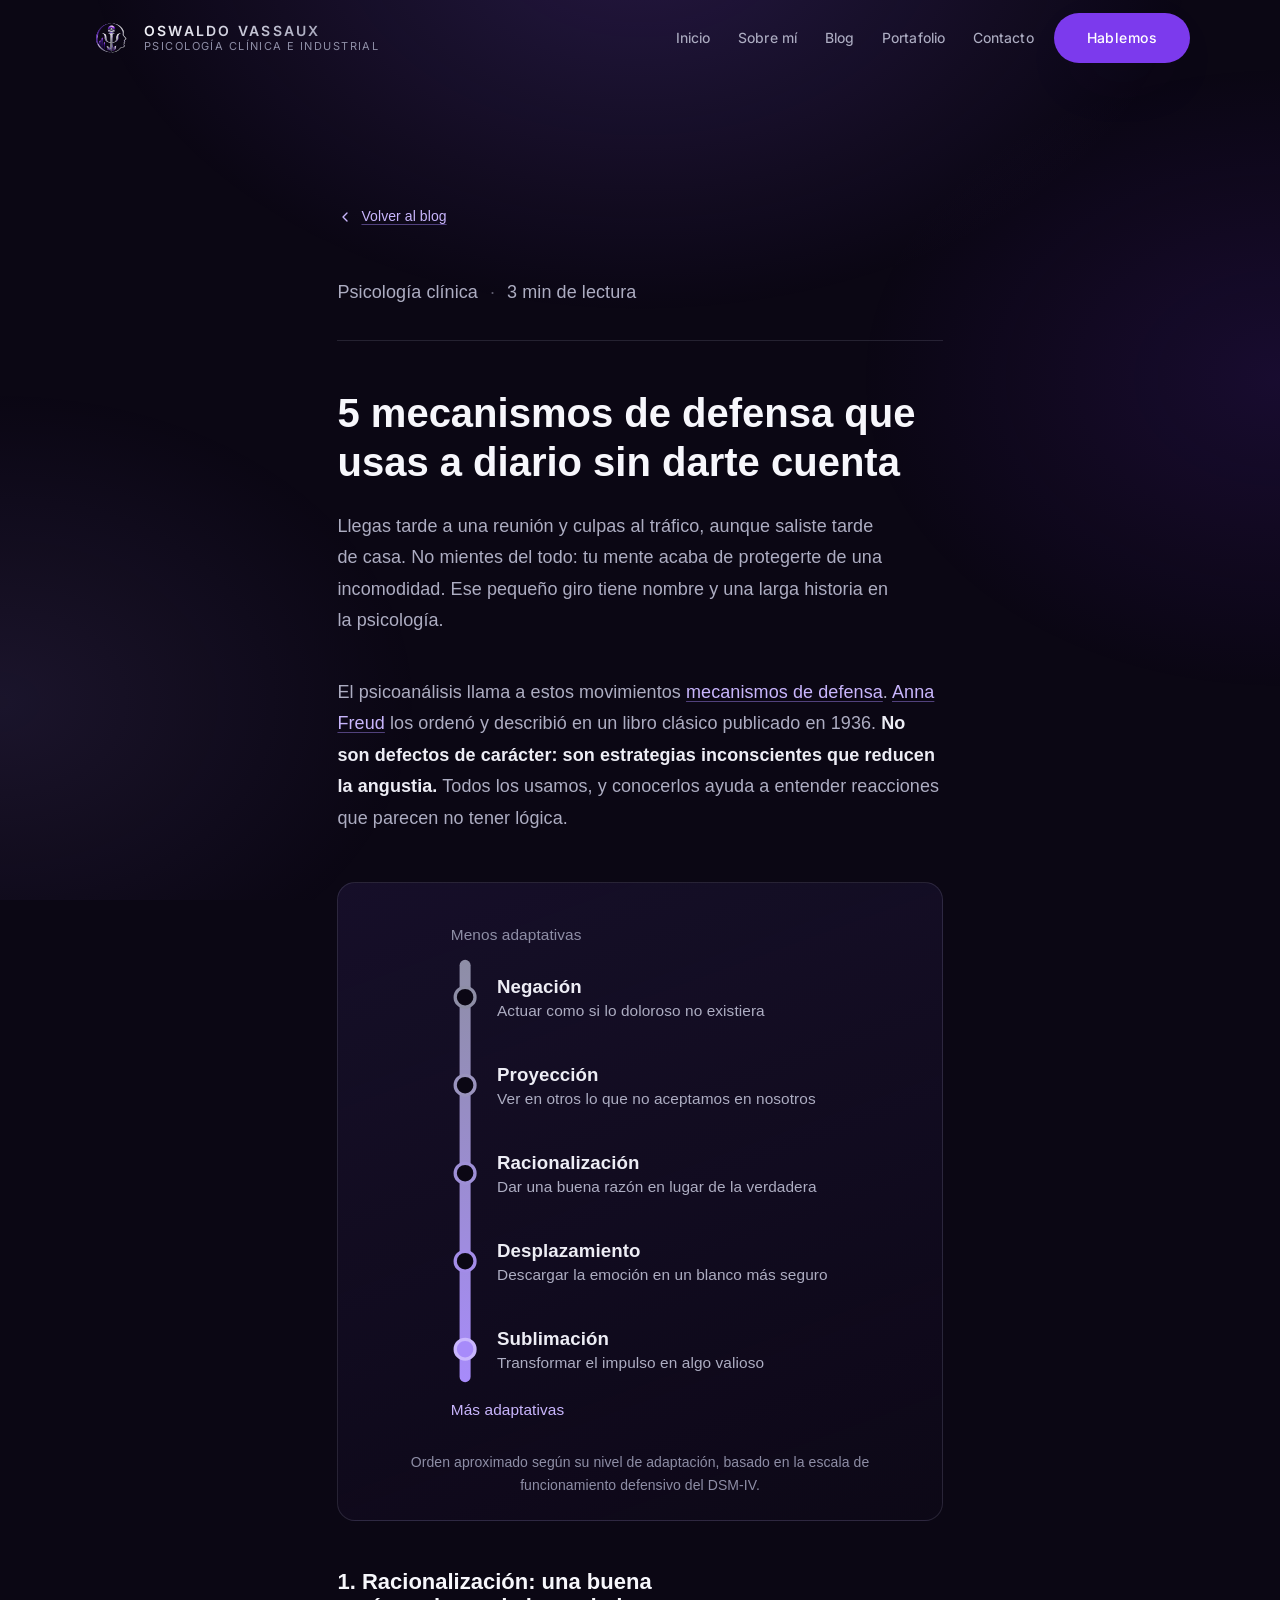
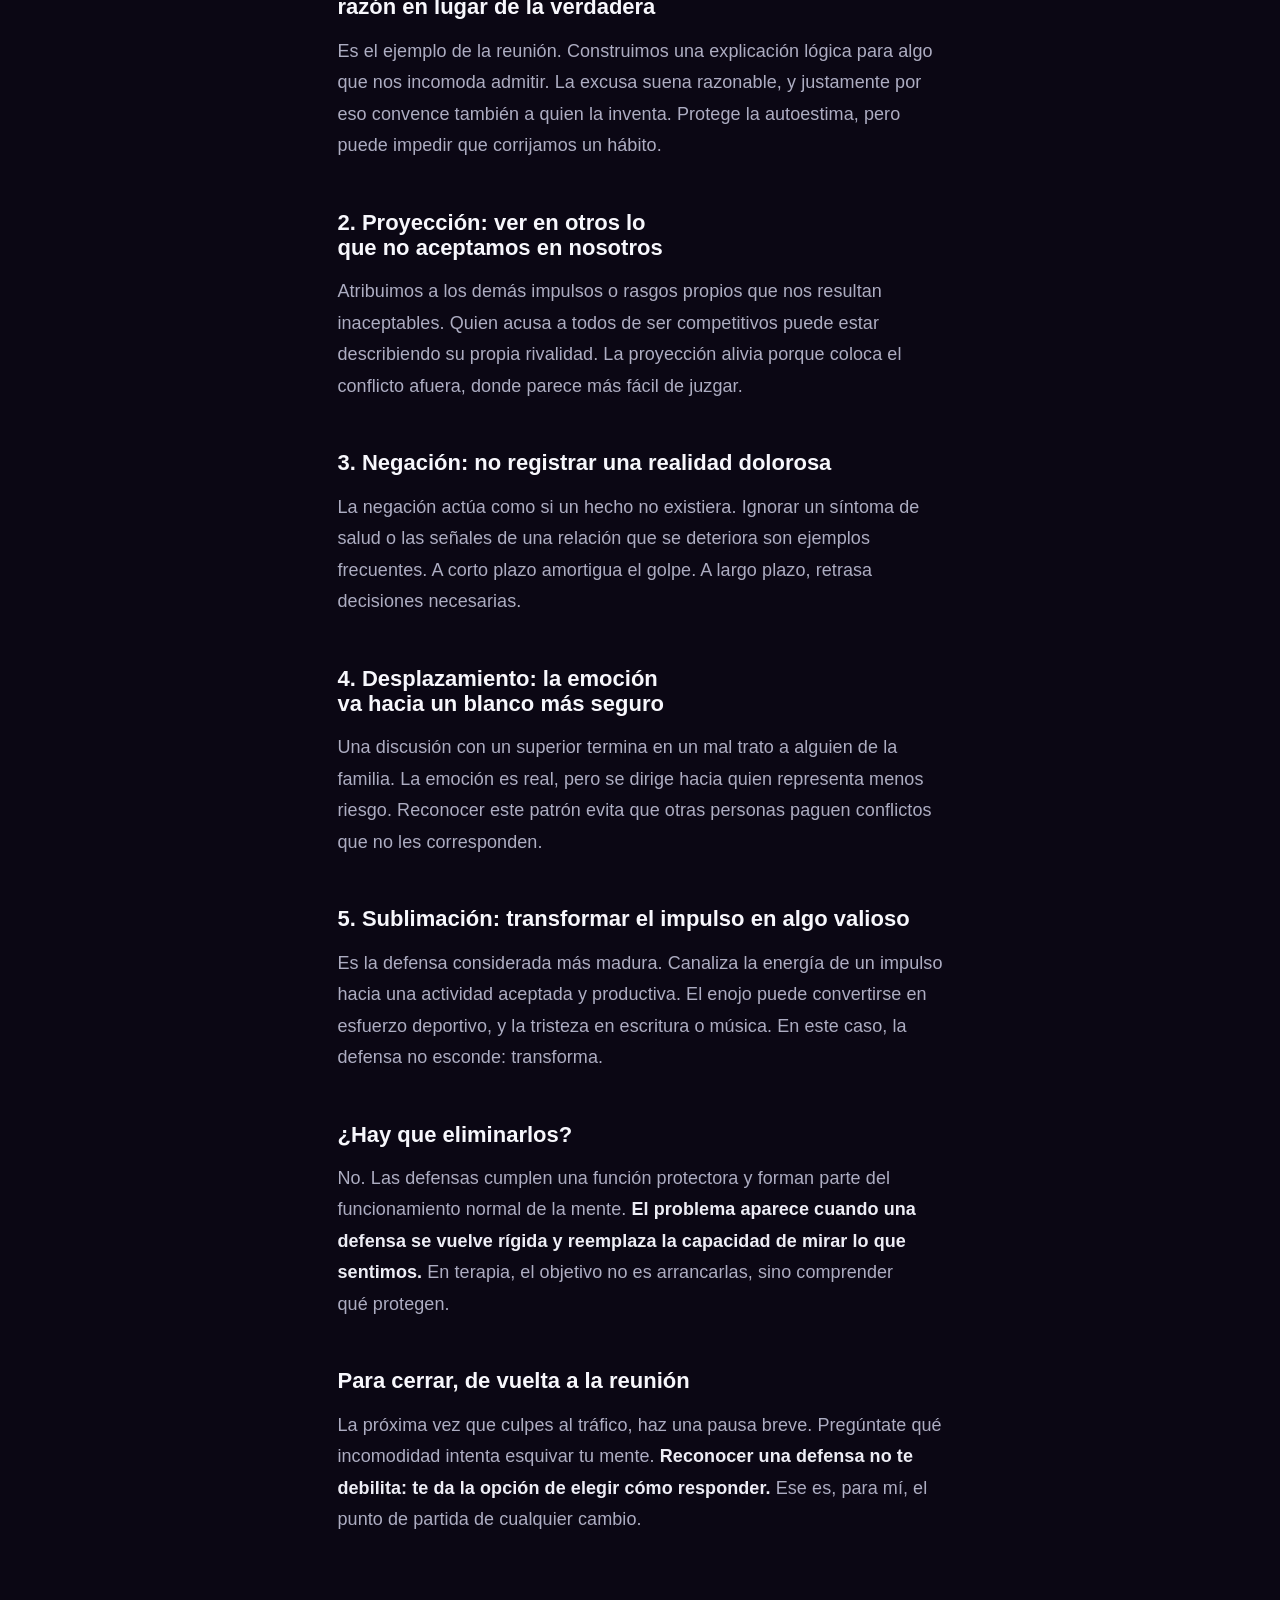
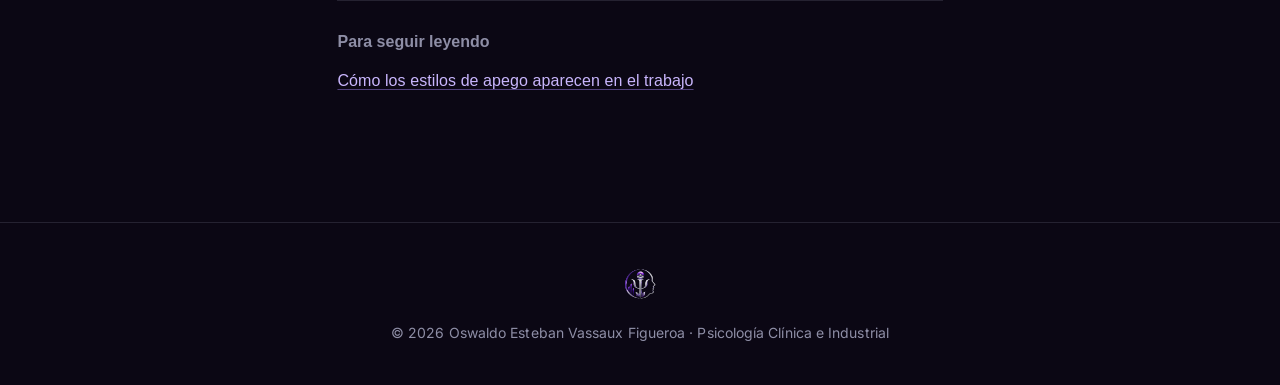
<file: blog-mecanismos-de-defensa.html>
<!DOCTYPE html>
<html lang="es" class="no-js">
<head>
<meta charset="UTF-8">
<meta name="viewport" content="width=device-width, initial-scale=1">
<title>5 mecanismos de defensa que usas a diario sin darte cuenta</title>
<meta name="description" content="Racionalización, proyección, negación, desplazamiento y sublimación: cinco mecanismos de defensa explicados con ejemplos cotidianos.">
<meta name="theme-color" content="#0B0714">

<meta property="og:type" content="article">
<meta property="og:locale" content="es_GT">
<meta property="og:title" content="5 mecanismos de defensa que usas a diario sin darte cuenta">
<meta property="og:description" content="Cinco mecanismos de defensa explicados con ejemplos cotidianos.">
<meta property="og:image" content="assets/img/og.jpg">
<meta name="twitter:card" content="summary_large_image">

<link rel="icon" href="assets/img/favicon-32.png" sizes="32x32" type="image/png">
<link rel="apple-touch-icon" href="assets/img/apple-touch-icon.png">

<link rel="preconnect" href="https://fonts.googleapis.com">
<link rel="preconnect" href="https://fonts.gstatic.com" crossorigin>
<link href="https://fonts.googleapis.com/css2?family=Inter:wght@300;400;500;600&family=Playfair+Display:ital,wght@0,400;0,500;0,600;1,400;1,500&display=swap" rel="stylesheet">
<link rel="stylesheet" href="assets/css/styles.css">
<link rel="stylesheet" href="assets/css/blog.css">
<script>document.documentElement.classList.remove('no-js');</script>
</head>
<body>

<a class="skip-link" href="#main">Saltar al contenido principal</a>

<header class="header" id="header">
  <div class="container header__inner">
    <a class="brand" href="index.html" aria-label="Oswaldo Vassaux — inicio">
      <img class="mark mark--nav" src="assets/img/marca.png" alt="" width="640" height="640" decoding="async">
      <span class="brand__text">
        <span class="brand__name">Oswaldo Vassaux</span>
        <span class="brand__role">Psicología Clínica e Industrial</span>
      </span>
    </a>
    <button class="nav__toggle" id="navToggle" type="button"
            aria-expanded="false" aria-controls="primaryNav" aria-label="Abrir menú de navegación">
      <span class="nav__toggle-bars" aria-hidden="true"><span></span><span></span><span></span></span>
    </button>
    <nav class="nav" id="primaryNav" aria-label="Navegación principal">
      <ul class="nav__list">
        <li><a class="nav__link" href="index.html">Inicio</a></li>
        <li><a class="nav__link" href="sobre-mi.html">Sobre mí</a></li>
        <li><a class="nav__link" href="blog.html">Blog</a></li>
        <li><a class="nav__link" href="portafolio.html">Portafolio</a></li>
        <li><a class="nav__link" href="contacto.html">Contacto</a></li>
      </ul>
      <a class="btn btn--primary" href="contacto.html">Hablemos</a>
    </nav>
  </div>
</header>

<main id="main">
<section class="section">
  <div class="container">

    <article class="blog-post">

      <a class="blog-post__back" href="blog.html">
        <svg viewBox="0 0 24 24" fill="none" stroke="currentColor" stroke-width="2" stroke-linecap="round" stroke-linejoin="round" aria-hidden="true"><path d="M15 6l-6 6 6 6"/></svg>
        Volver al blog
      </a>

      <p class="blog-post__meta">
        <span>Psicología clínica</span>
        <span class="dot" aria-hidden="true">·</span>
        <span>3 min de lectura</span>
      </p>

      <h1 class="blog-post__title">5 mecanismos de defensa que usas a diario sin darte cuenta</h1>

      <p class="blog-post__lead">
        Llegas tarde a una reunión y culpas al tráfico, aunque saliste tarde de
        casa. No mientes del todo: tu mente acaba de protegerte de una
        incomodidad. Ese pequeño giro tiene nombre y una larga historia en la
        psicología.
      </p>

      <p>
        El psicoanálisis llama a estos movimientos
        <a href="https://es.wikipedia.org/wiki/Mecanismo_de_defensa" target="_blank" rel="noopener noreferrer">mecanismos de defensa</a>.
        <a href="https://es.wikipedia.org/wiki/Anna_Freud" target="_blank" rel="noopener noreferrer">Anna Freud</a>
        los ordenó y describió en un libro clásico publicado en 1936.
        <strong>No son defectos de carácter: son estrategias inconscientes que reducen la angustia.</strong>
        Todos los usamos, y conocerlos ayuda a entender reacciones que parecen
        no tener lógica.
      </p>

      <figure class="blog-post__figure">
        <svg viewBox="0 0 400 480" role="img" aria-labelledby="fig-defensas-t fig-defensas-d">
          <title id="fig-defensas-t">Espectro de los cinco mecanismos de defensa</title>
          <desc id="fig-defensas-d">De menos a más adaptativos: negación, proyección, racionalización, desplazamiento y sublimación.</desc>
          <defs>
            <linearGradient id="gDef" x1="0" y1="0" x2="0" y2="1">
              <stop offset="0%" stop-color="#8E8EA6"/>
              <stop offset="100%" stop-color="#A78BFA"/>
            </linearGradient>
          </defs>
          <g font-family="-apple-system, 'Segoe UI', Helvetica, Arial, sans-serif">
            <text x="28" y="30" font-size="14" fill="#8E8EA6">Menos adaptativas</text>
            <rect x="36" y="48" width="10" height="384" rx="5" fill="url(#gDef)"/>
            <text x="28" y="462" font-size="14" fill="#C9B6FD">Más adaptativas</text>

            <g>
              <circle cx="41" cy="82" r="9" fill="#0B0714" stroke="#8E8EA6" stroke-width="3"/>
              <text x="70" y="78" font-size="17" font-weight="700" fill="#EDEDF5">Negación</text>
              <text x="70" y="99" font-size="14" fill="#ADADC2">Actuar como si lo doloroso no existiera</text>
            </g>
            <g>
              <circle cx="41" cy="162" r="9" fill="#0B0714" stroke="#9A93BE" stroke-width="3"/>
              <text x="70" y="158" font-size="17" font-weight="700" fill="#EDEDF5">Proyección</text>
              <text x="70" y="179" font-size="14" fill="#ADADC2">Ver en otros lo que no aceptamos en nosotros</text>
            </g>
            <g>
              <circle cx="41" cy="242" r="9" fill="#0B0714" stroke="#9E8FD6" stroke-width="3"/>
              <text x="70" y="238" font-size="17" font-weight="700" fill="#EDEDF5">Racionalización</text>
              <text x="70" y="259" font-size="14" fill="#ADADC2">Dar una buena razón en lugar de la verdadera</text>
            </g>
            <g>
              <circle cx="41" cy="322" r="9" fill="#0B0714" stroke="#A38CE8" stroke-width="3"/>
              <text x="70" y="318" font-size="17" font-weight="700" fill="#EDEDF5">Desplazamiento</text>
              <text x="70" y="339" font-size="14" fill="#ADADC2">Descargar la emoción en un blanco más seguro</text>
            </g>
            <g>
              <circle cx="41" cy="402" r="9" fill="#A78BFA" stroke="#C9B6FD" stroke-width="3"/>
              <text x="70" y="398" font-size="17" font-weight="700" fill="#EDEDF5">Sublimación</text>
              <text x="70" y="419" font-size="14" fill="#ADADC2">Transformar el impulso en algo valioso</text>
            </g>
          </g>
        </svg>
        <figcaption>Orden aproximado según su nivel de adaptación, basado en la escala de funcionamiento defensivo del DSM-IV.</figcaption>
      </figure>

      <h2>1. Racionalización: una buena razón en lugar de la verdadera</h2>
      <p>
        Es el ejemplo de la reunión. Construimos una explicación lógica para algo
        que nos incomoda admitir. La excusa suena razonable, y justamente por eso
        convence también a quien la inventa. Protege la autoestima, pero puede
        impedir que corrijamos un hábito.
      </p>

      <h2>2. Proyección: ver en otros lo que no aceptamos en nosotros</h2>
      <p>
        Atribuimos a los demás impulsos o rasgos propios que nos resultan
        inaceptables. Quien acusa a todos de ser competitivos puede estar
        describiendo su propia rivalidad. La proyección alivia porque coloca el
        conflicto afuera, donde parece más fácil de juzgar.
      </p>

      <h2>3. Negación: no registrar una realidad dolorosa</h2>
      <p>
        La negación actúa como si un hecho no existiera. Ignorar un síntoma de
        salud o las señales de una relación que se deteriora son ejemplos
        frecuentes. A corto plazo amortigua el golpe. A largo plazo, retrasa
        decisiones necesarias.
      </p>

      <h2>4. Desplazamiento: la emoción va hacia un blanco más seguro</h2>
      <p>
        Una discusión con un superior termina en un mal trato a alguien de la
        familia. La emoción es real, pero se dirige hacia quien representa menos
        riesgo. Reconocer este patrón evita que otras personas paguen conflictos
        que no les corresponden.
      </p>

      <h2>5. Sublimación: transformar el impulso en algo valioso</h2>
      <p>
        Es la defensa considerada más madura. Canaliza la energía de un impulso
        hacia una actividad aceptada y productiva. El enojo puede convertirse en
        esfuerzo deportivo, y la tristeza en escritura o música. En este caso, la
        defensa no esconde: transforma.
      </p>

      <h2>¿Hay que eliminarlos?</h2>
      <p>
        No. Las defensas cumplen una función protectora y forman parte del
        funcionamiento normal de la mente.
        <strong>El problema aparece cuando una defensa se vuelve rígida y reemplaza la capacidad de mirar lo que sentimos.</strong>
        En terapia, el objetivo no es arrancarlas, sino comprender qué protegen.
      </p>

      <h2>Para cerrar, de vuelta a la reunión</h2>
      <p>
        La próxima vez que culpes al tráfico, haz una pausa breve. Pregúntate qué
        incomodidad intenta esquivar tu mente.
        <strong>Reconocer una defensa no te debilita: te da la opción de elegir cómo responder.</strong>
        Ese es, para mí, el punto de partida de cualquier cambio.
      </p>

      <nav class="blog-post__links" aria-label="Enlaces relacionados">
        <h2>Para seguir leyendo</h2>
        <ul>
          <li><a href="blog-apego-en-el-trabajo.html">Cómo los estilos de apego aparecen en el trabajo</a></li>
        </ul>
      </nav>

    </article>

  </div>
</section>
</main>

<footer class="footer">
  <div class="container footer__inner">
    <img class="mark mark--nav" src="assets/img/marca.png" alt="" width="640" height="640" loading="lazy" decoding="async">
    <p class="footer__note">
      © <span id="year">2026</span> Oswaldo Esteban Vassaux Figueroa · Psicología Clínica e Industrial
    </p>
  </div>
</footer>

<script src="assets/js/main.js" defer></script>
</body>
</html>
</file>
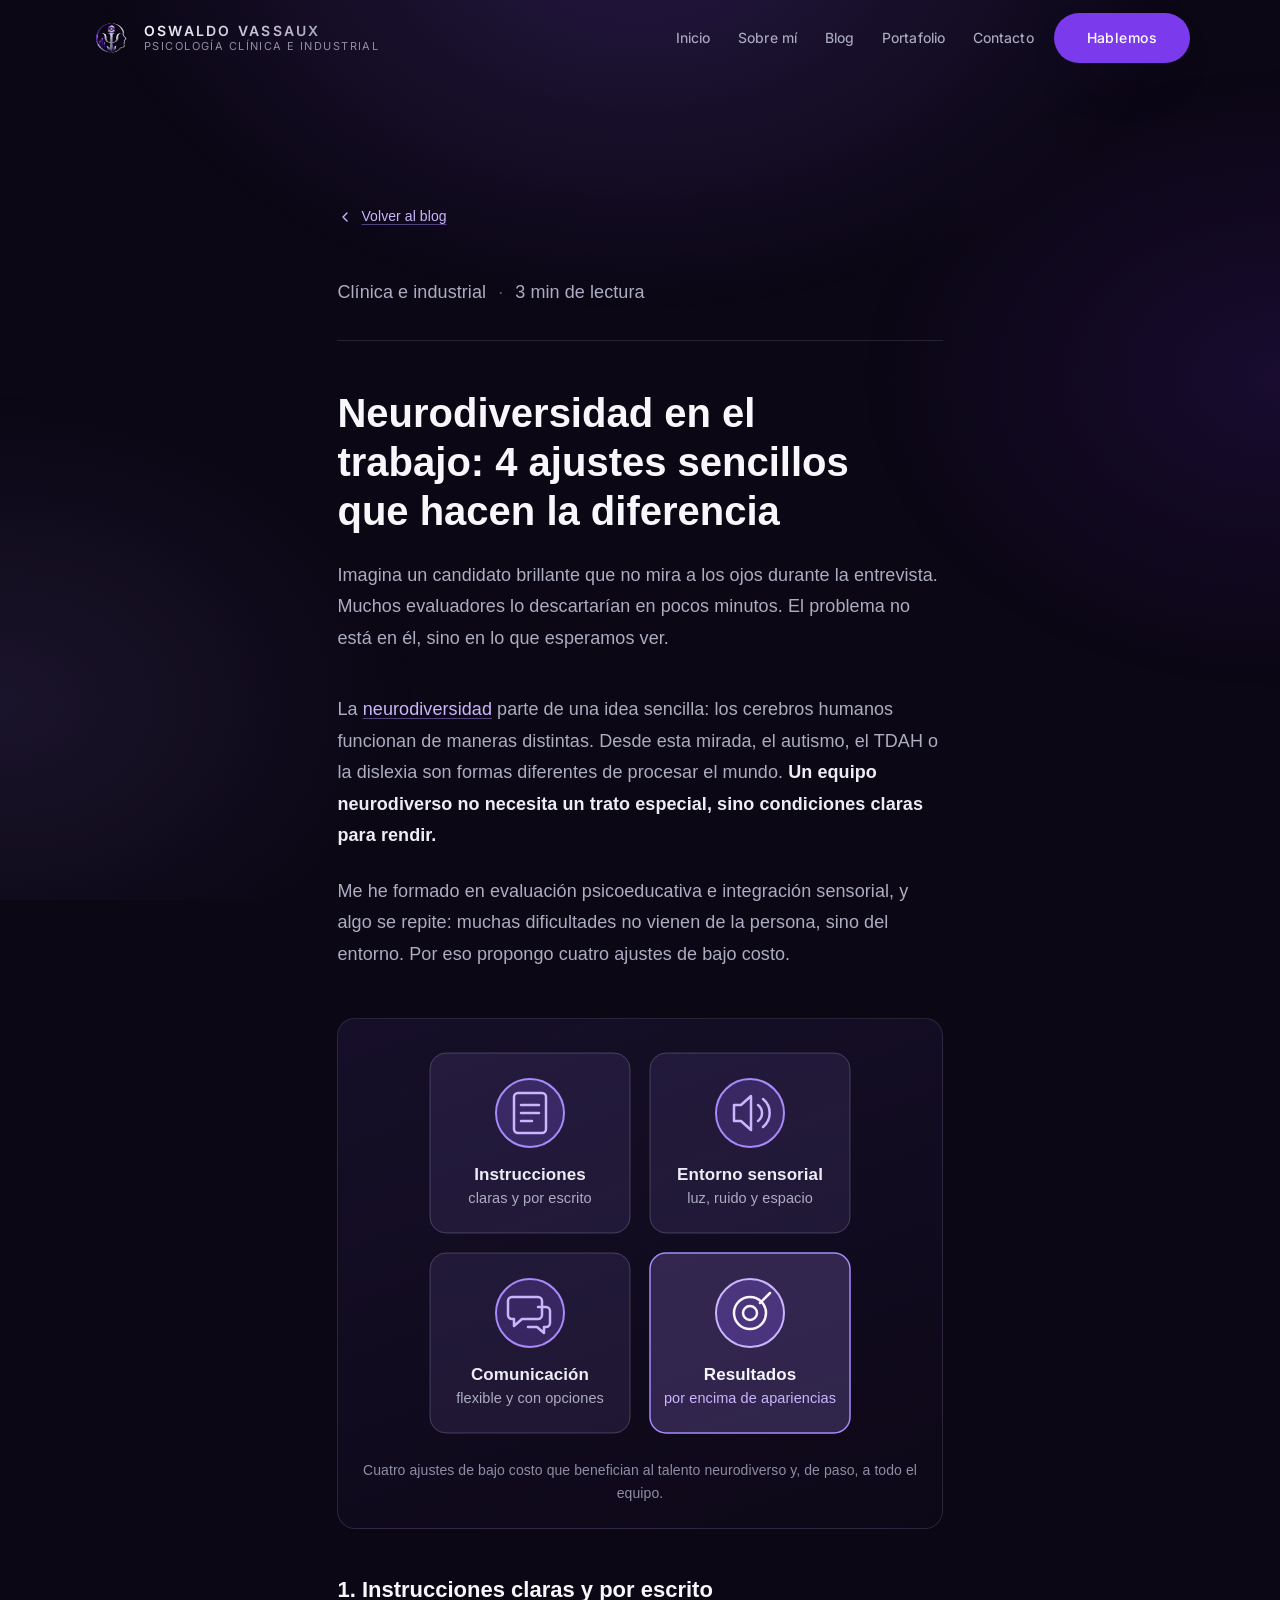
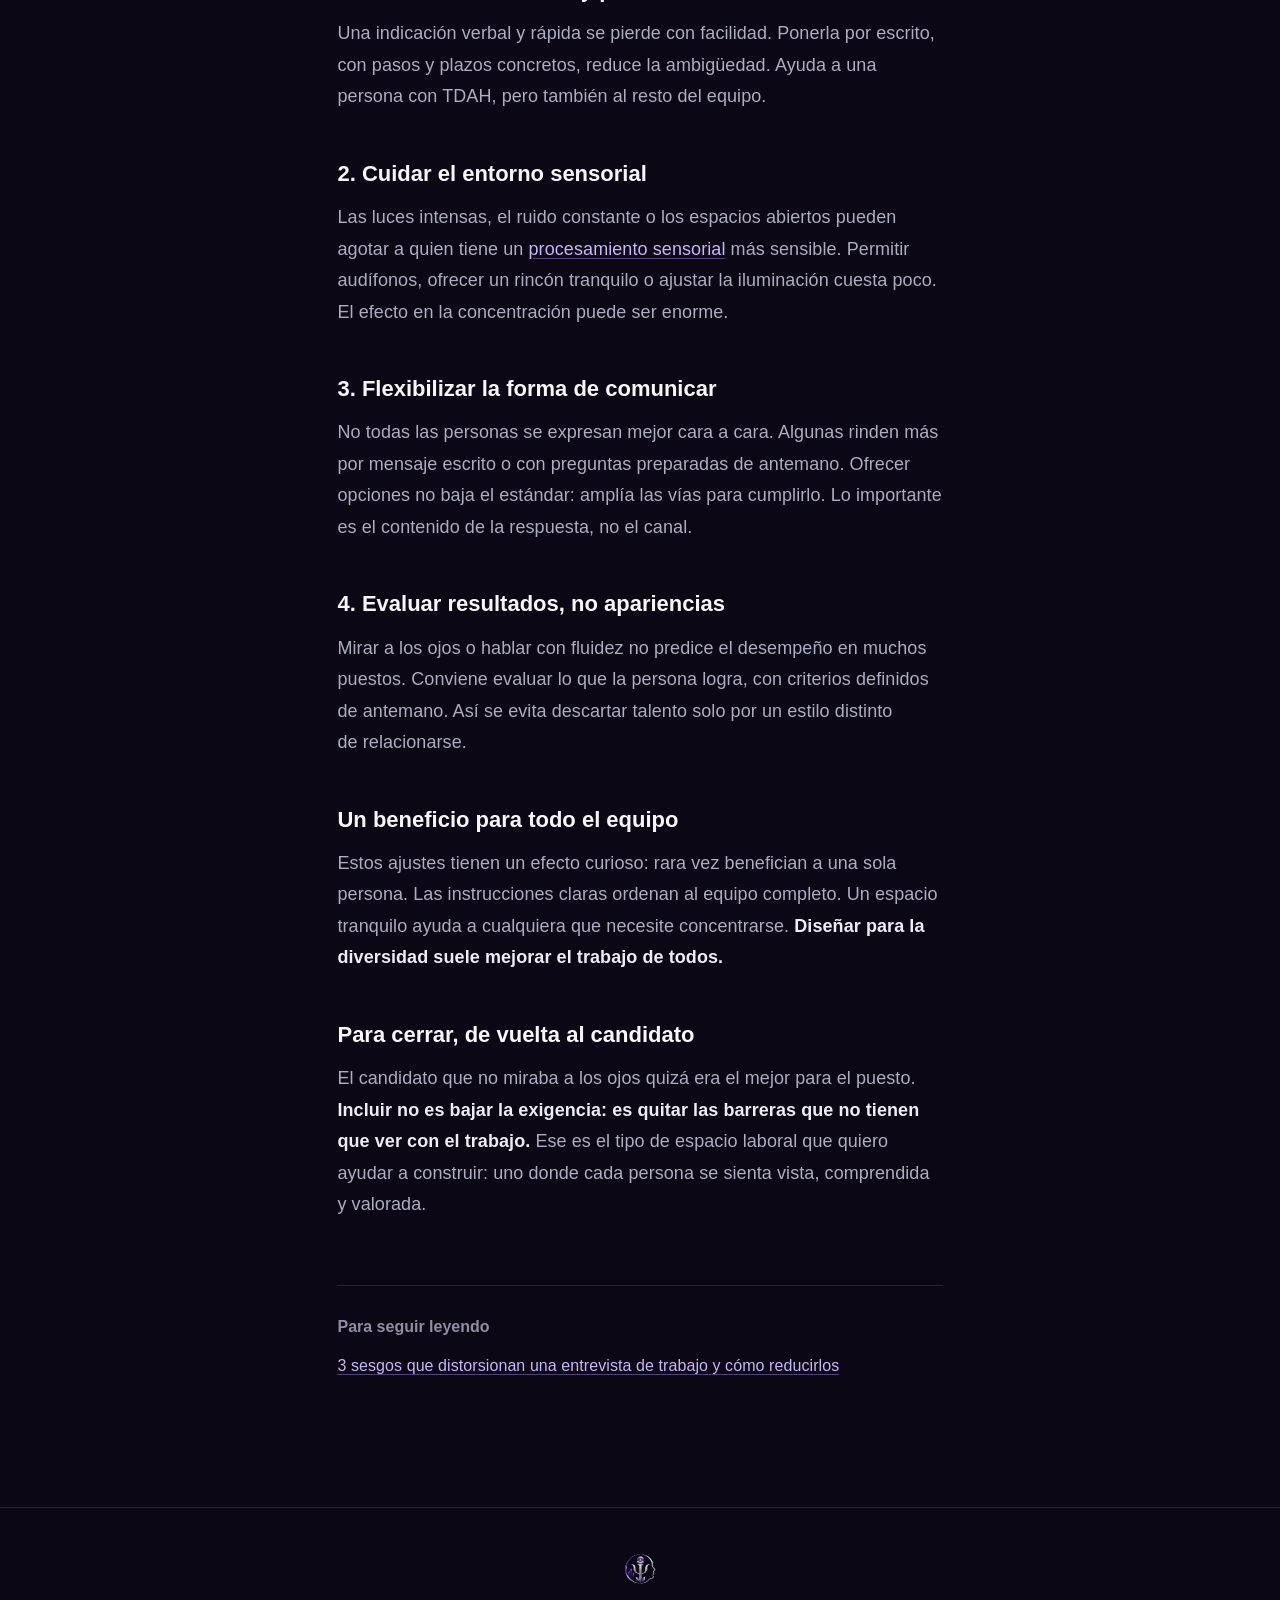
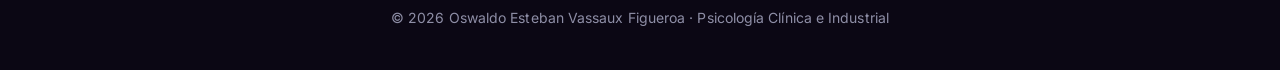
<file: blog-neurodiversidad-en-el-trabajo.html>
<!DOCTYPE html>
<html lang="es" class="no-js">
<head>
<meta charset="UTF-8">
<meta name="viewport" content="width=device-width, initial-scale=1">
<title>Neurodiversidad en el trabajo: 4 ajustes sencillos que hacen la diferencia</title>
<meta name="description" content="Instrucciones claras, entorno sensorial, comunicación flexible y evaluación por resultados: cuatro ajustes para incluir el talento neurodiverso en el trabajo.">
<meta name="theme-color" content="#0B0714">

<meta property="og:type" content="article">
<meta property="og:locale" content="es_GT">
<meta property="og:title" content="Neurodiversidad en el trabajo: 4 ajustes sencillos que hacen la diferencia">
<meta property="og:description" content="Cuatro ajustes de bajo costo para incluir el talento neurodiverso en el trabajo.">
<meta property="og:image" content="assets/img/og.jpg">
<meta name="twitter:card" content="summary_large_image">

<link rel="icon" href="assets/img/favicon-32.png" sizes="32x32" type="image/png">
<link rel="apple-touch-icon" href="assets/img/apple-touch-icon.png">

<link rel="preconnect" href="https://fonts.googleapis.com">
<link rel="preconnect" href="https://fonts.gstatic.com" crossorigin>
<link href="https://fonts.googleapis.com/css2?family=Inter:wght@300;400;500;600&family=Playfair+Display:ital,wght@0,400;0,500;0,600;1,400;1,500&display=swap" rel="stylesheet">
<link rel="stylesheet" href="assets/css/styles.css">
<link rel="stylesheet" href="assets/css/blog.css">
<script>document.documentElement.classList.remove('no-js');</script>
</head>
<body>

<a class="skip-link" href="#main">Saltar al contenido principal</a>

<header class="header" id="header">
  <div class="container header__inner">
    <a class="brand" href="index.html" aria-label="Oswaldo Vassaux — inicio">
      <img class="mark mark--nav" src="assets/img/marca.png" alt="" width="640" height="640" decoding="async">
      <span class="brand__text">
        <span class="brand__name">Oswaldo Vassaux</span>
        <span class="brand__role">Psicología Clínica e Industrial</span>
      </span>
    </a>
    <button class="nav__toggle" id="navToggle" type="button"
            aria-expanded="false" aria-controls="primaryNav" aria-label="Abrir menú de navegación">
      <span class="nav__toggle-bars" aria-hidden="true"><span></span><span></span><span></span></span>
    </button>
    <nav class="nav" id="primaryNav" aria-label="Navegación principal">
      <ul class="nav__list">
        <li><a class="nav__link" href="index.html">Inicio</a></li>
        <li><a class="nav__link" href="sobre-mi.html">Sobre mí</a></li>
        <li><a class="nav__link" href="blog.html">Blog</a></li>
        <li><a class="nav__link" href="portafolio.html">Portafolio</a></li>
        <li><a class="nav__link" href="contacto.html">Contacto</a></li>
      </ul>
      <a class="btn btn--primary" href="contacto.html">Hablemos</a>
    </nav>
  </div>
</header>

<main id="main">
<section class="section">
  <div class="container">

    <article class="blog-post">

      <a class="blog-post__back" href="blog.html">
        <svg viewBox="0 0 24 24" fill="none" stroke="currentColor" stroke-width="2" stroke-linecap="round" stroke-linejoin="round" aria-hidden="true"><path d="M15 6l-6 6 6 6"/></svg>
        Volver al blog
      </a>

      <p class="blog-post__meta">
        <span>Clínica e industrial</span>
        <span class="dot" aria-hidden="true">·</span>
        <span>3 min de lectura</span>
      </p>

      <h1 class="blog-post__title">Neurodiversidad en el trabajo: 4 ajustes sencillos que hacen la diferencia</h1>

      <p class="blog-post__lead">
        Imagina un candidato brillante que no mira a los ojos durante la
        entrevista. Muchos evaluadores lo descartarían en pocos minutos. El
        problema no está en él, sino en lo que esperamos ver.
      </p>

      <p>
        La
        <a href="https://es.wikipedia.org/wiki/Neurodiversidad" target="_blank" rel="noopener noreferrer">neurodiversidad</a>
        parte de una idea sencilla: los cerebros humanos funcionan de maneras
        distintas. Desde esta mirada, el autismo, el TDAH o la dislexia son
        formas diferentes de procesar el mundo.
        <strong>Un equipo neurodiverso no necesita un trato especial, sino condiciones claras para rendir.</strong>
      </p>

      <p>
        Me he formado en evaluación psicoeducativa e integración sensorial, y
        algo se repite: muchas dificultades no vienen de la persona, sino del
        entorno. Por eso propongo cuatro ajustes de bajo costo.
      </p>

      <figure class="blog-post__figure">
        <svg viewBox="0 0 440 400" role="img" aria-labelledby="fig-neuro-t fig-neuro-d">
          <title id="fig-neuro-t">Cuatro ajustes para un trabajo neurodiverso</title>
          <desc id="fig-neuro-d">Instrucciones claras y por escrito, entorno sensorial cuidado, comunicación flexible y evaluación por resultados.</desc>
          <g font-family="-apple-system, 'Segoe UI', Helvetica, Arial, sans-serif" text-anchor="middle">
            <g>
              <rect x="10" y="10" width="200" height="180" rx="16" fill="rgba(167,139,250,0.10)" stroke="rgba(199,198,224,0.26)"/>
              <circle cx="110" cy="70" r="34" fill="rgba(139,92,246,0.22)" stroke="#A78BFA" stroke-width="2"/>
              <g fill="none" stroke="#C9B6FD" stroke-width="2.5" stroke-linecap="round">
                <rect x="94" y="50" width="32" height="40" rx="4"/>
                <path d="M101 62h18M101 70h18M101 78h11"/>
              </g>
              <text x="110" y="137" font-size="17" font-weight="700" fill="#EDEDF5">Instrucciones</text>
              <text x="110" y="160" font-size="14.5" fill="#ADADC2">claras y por escrito</text>
            </g>
            <g>
              <rect x="230" y="10" width="200" height="180" rx="16" fill="rgba(167,139,250,0.10)" stroke="rgba(199,198,224,0.26)"/>
              <circle cx="330" cy="70" r="34" fill="rgba(139,92,246,0.22)" stroke="#A78BFA" stroke-width="2"/>
              <g fill="none" stroke="#C9B6FD" stroke-width="2.5" stroke-linecap="round" stroke-linejoin="round">
                <path d="M314 62h7l10-9v34l-10-9h-7z"/>
                <path d="M338 62a10 10 0 0 1 0 16"/>
                <path d="M343 56a18 18 0 0 1 0 28"/>
              </g>
              <text x="330" y="137" font-size="17" font-weight="700" fill="#EDEDF5">Entorno sensorial</text>
              <text x="330" y="160" font-size="14.5" fill="#ADADC2">luz, ruido y espacio</text>
            </g>
            <g>
              <rect x="10" y="210" width="200" height="180" rx="16" fill="rgba(167,139,250,0.10)" stroke="rgba(199,198,224,0.26)"/>
              <circle cx="110" cy="270" r="34" fill="rgba(139,92,246,0.22)" stroke="#A78BFA" stroke-width="2"/>
              <g fill="none" stroke="#C9B6FD" stroke-width="2.5" stroke-linecap="round" stroke-linejoin="round">
                <path d="M92 254h26a4 4 0 0 1 4 4v14a4 4 0 0 1-4 4h-16l-8 7v-7h-2a4 4 0 0 1-4-4v-14a4 4 0 0 1 4-4z"/>
                <path d="M118 264h8a4 4 0 0 1 4 4v12a4 4 0 0 1-4 4h-2v6l-7-6h-9"/>
              </g>
              <text x="110" y="337" font-size="17" font-weight="700" fill="#EDEDF5">Comunicación</text>
              <text x="110" y="360" font-size="14.5" fill="#ADADC2">flexible y con opciones</text>
            </g>
            <g>
              <rect x="230" y="210" width="200" height="180" rx="16" fill="rgba(167,139,250,0.22)" stroke="#A78BFA" stroke-width="1.5"/>
              <circle cx="330" cy="270" r="34" fill="rgba(139,92,246,0.28)" stroke="#C9B6FD" stroke-width="2"/>
              <g fill="none" stroke="#F5F5FA" stroke-width="2.5" stroke-linecap="round" stroke-linejoin="round">
                <circle cx="330" cy="270" r="16"/>
                <circle cx="330" cy="270" r="7"/>
                <path d="m340 260 10-10"/>
              </g>
              <text x="330" y="337" font-size="17" font-weight="700" fill="#F5F5FA">Resultados</text>
              <text x="330" y="360" font-size="14.5" fill="#C9B6FD">por encima de apariencias</text>
            </g>
          </g>
        </svg>
        <figcaption>Cuatro ajustes de bajo costo que benefician al talento neurodiverso y, de paso, a todo el equipo.</figcaption>
      </figure>

      <h2>1. Instrucciones claras y por escrito</h2>
      <p>
        Una indicación verbal y rápida se pierde con facilidad. Ponerla por
        escrito, con pasos y plazos concretos, reduce la ambigüedad. Ayuda a una
        persona con TDAH, pero también al resto del equipo.
      </p>

      <h2>2. Cuidar el entorno sensorial</h2>
      <p>
        Las luces intensas, el ruido constante o los espacios abiertos pueden
        agotar a quien tiene un
        <a href="https://es.wikipedia.org/wiki/Trastorno_del_procesamiento_sensorial" target="_blank" rel="noopener noreferrer">procesamiento sensorial</a>
        más sensible. Permitir audífonos, ofrecer un rincón tranquilo o ajustar
        la iluminación cuesta poco. El efecto en la concentración puede ser
        enorme.
      </p>

      <h2>3. Flexibilizar la forma de comunicar</h2>
      <p>
        No todas las personas se expresan mejor cara a cara. Algunas rinden más
        por mensaje escrito o con preguntas preparadas de antemano. Ofrecer
        opciones no baja el estándar: amplía las vías para cumplirlo. Lo
        importante es el contenido de la respuesta, no el canal.
      </p>

      <h2>4. Evaluar resultados, no apariencias</h2>
      <p>
        Mirar a los ojos o hablar con fluidez no predice el desempeño en muchos
        puestos. Conviene evaluar lo que la persona logra, con criterios
        definidos de antemano. Así se evita descartar talento solo por un estilo
        distinto de relacionarse.
      </p>

      <h2>Un beneficio para todo el equipo</h2>
      <p>
        Estos ajustes tienen un efecto curioso: rara vez benefician a una sola
        persona. Las instrucciones claras ordenan al equipo completo. Un espacio
        tranquilo ayuda a cualquiera que necesite concentrarse.
        <strong>Diseñar para la diversidad suele mejorar el trabajo de todos.</strong>
      </p>

      <h2>Para cerrar, de vuelta al candidato</h2>
      <p>
        El candidato que no miraba a los ojos quizá era el mejor para el puesto.
        <strong>Incluir no es bajar la exigencia: es quitar las barreras que no tienen que ver con el trabajo.</strong>
        Ese es el tipo de espacio laboral que quiero ayudar a construir: uno
        donde cada persona se sienta vista, comprendida y valorada.
      </p>

      <nav class="blog-post__links" aria-label="Enlaces relacionados">
        <h2>Para seguir leyendo</h2>
        <ul>
          <li><a href="blog-sesgos-entrevista.html">3 sesgos que distorsionan una entrevista de trabajo y cómo reducirlos</a></li>
        </ul>
      </nav>

    </article>

  </div>
</section>
</main>

<footer class="footer">
  <div class="container footer__inner">
    <img class="mark mark--nav" src="assets/img/marca.png" alt="" width="640" height="640" loading="lazy" decoding="async">
    <p class="footer__note">
      © <span id="year">2026</span> Oswaldo Esteban Vassaux Figueroa · Psicología Clínica e Industrial
    </p>
  </div>
</footer>

<script src="assets/js/main.js" defer></script>
</body>
</html>
</file>
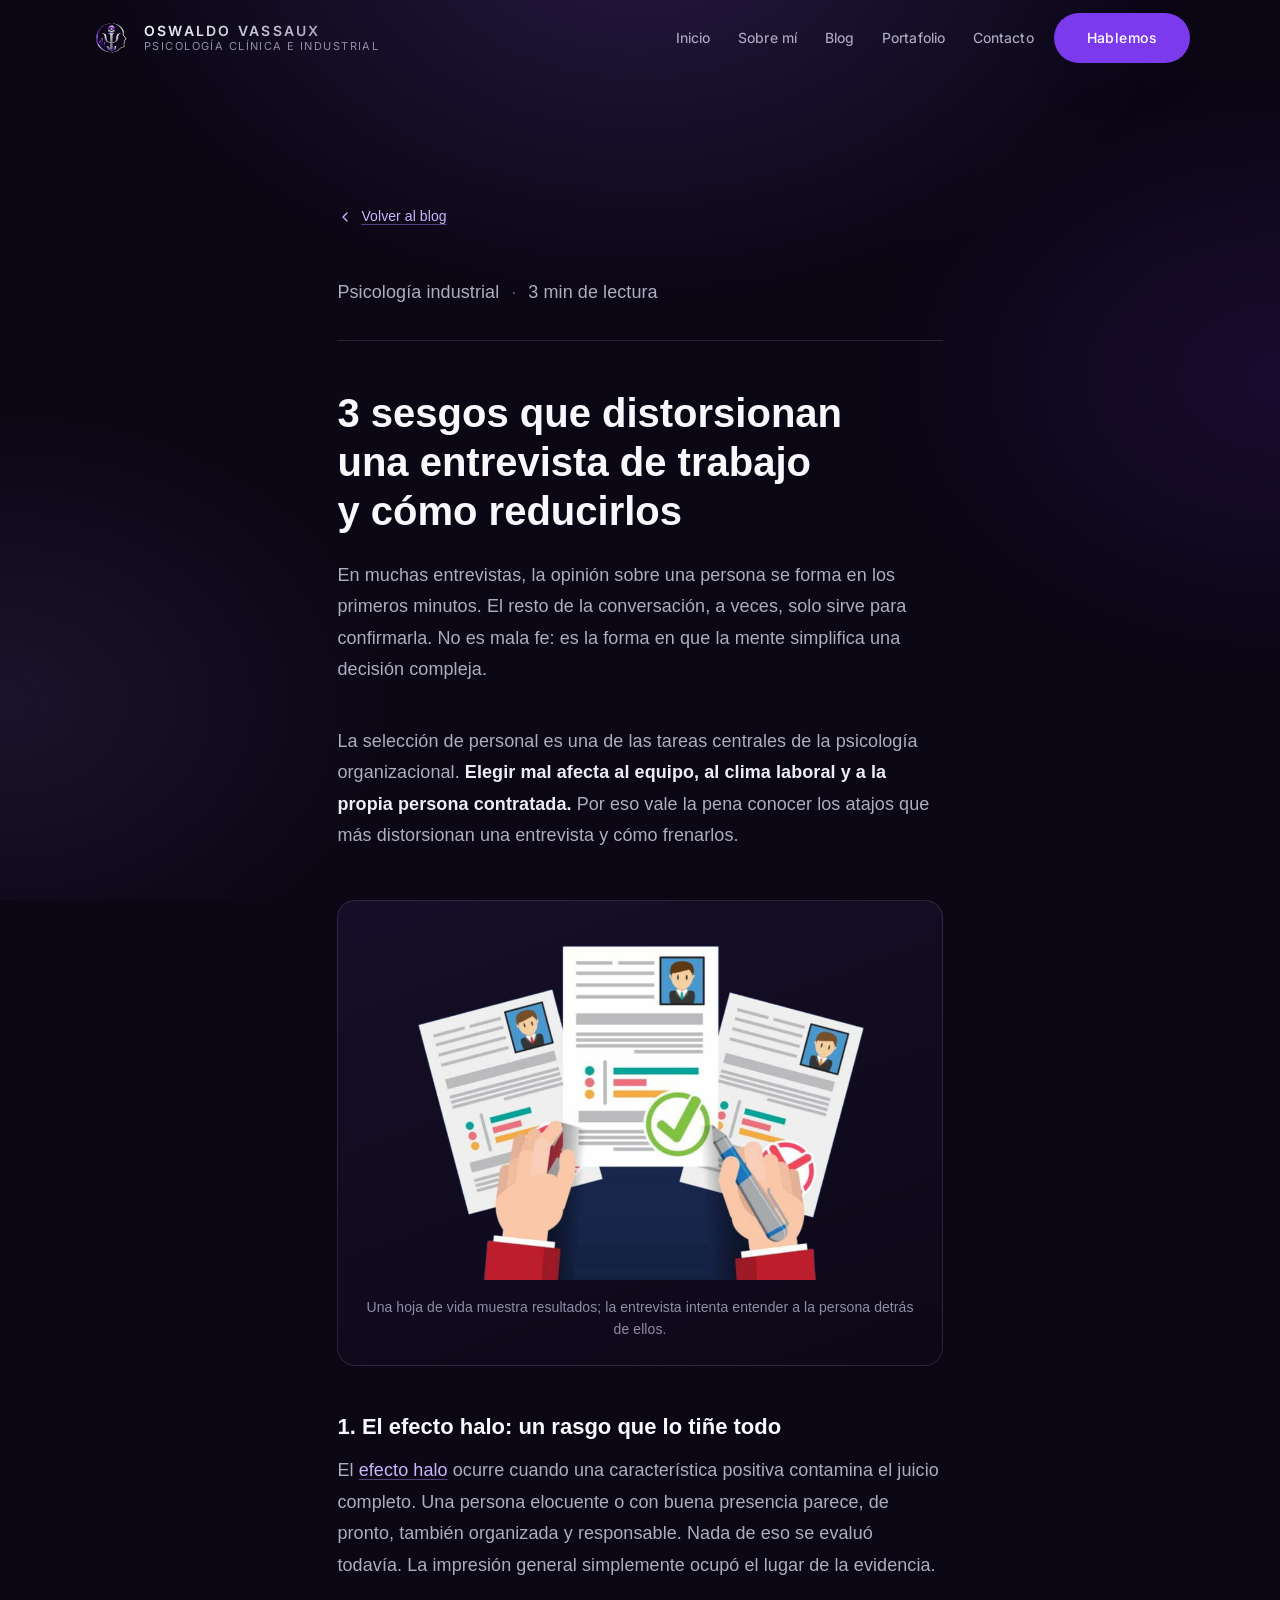
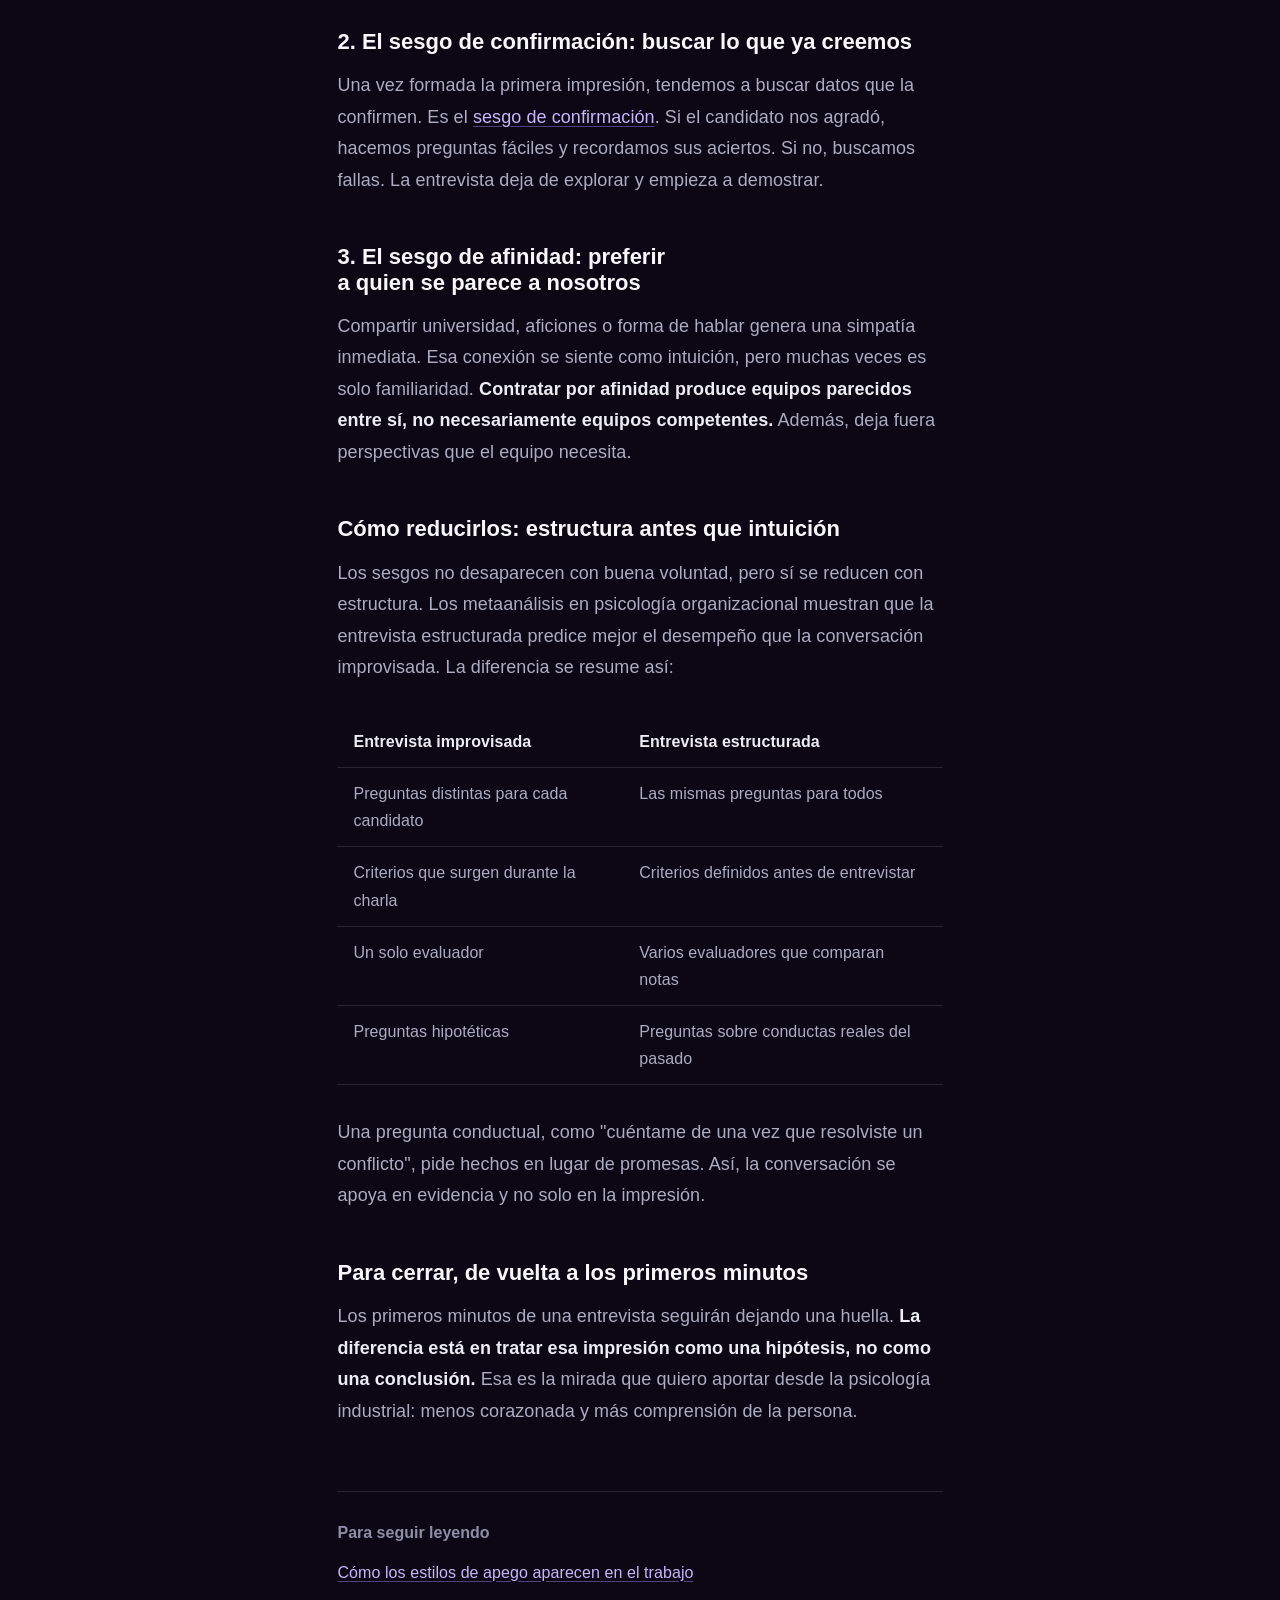
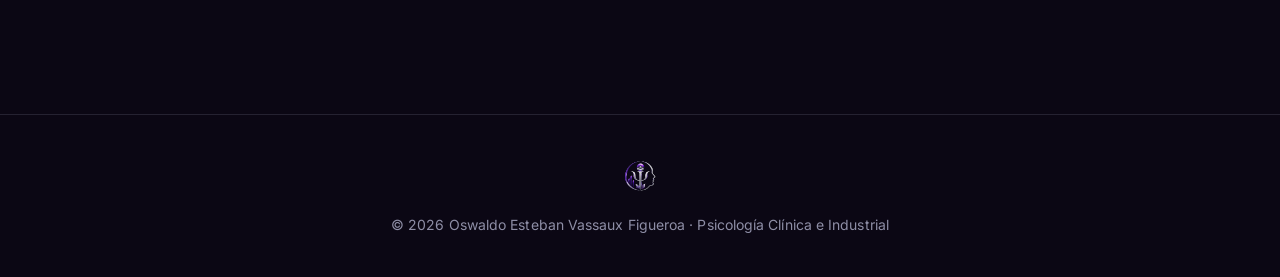
<file: blog-sesgos-entrevista.html>
<!DOCTYPE html>
<html lang="es" class="no-js">
<head>
<meta charset="UTF-8">
<meta name="viewport" content="width=device-width, initial-scale=1">
<title>3 sesgos que distorsionan una entrevista de trabajo y cómo reducirlos</title>
<meta name="description" content="Efecto halo, sesgo de confirmación y sesgo de afinidad: cómo afectan una entrevista de selección de personal y qué hacer para reducirlos.">
<meta name="theme-color" content="#0B0714">

<meta property="og:type" content="article">
<meta property="og:locale" content="es_GT">
<meta property="og:title" content="3 sesgos que distorsionan una entrevista de trabajo y cómo reducirlos">
<meta property="og:description" content="Cómo los sesgos afectan una entrevista de selección de personal y qué hacer para reducirlos.">
<meta property="og:image" content="assets/img/og.jpg">
<meta name="twitter:card" content="summary_large_image">

<link rel="icon" href="assets/img/favicon-32.png" sizes="32x32" type="image/png">
<link rel="apple-touch-icon" href="assets/img/apple-touch-icon.png">

<link rel="preconnect" href="https://fonts.googleapis.com">
<link rel="preconnect" href="https://fonts.gstatic.com" crossorigin>
<link href="https://fonts.googleapis.com/css2?family=Inter:wght@300;400;500;600&family=Playfair+Display:ital,wght@0,400;0,500;0,600;1,400;1,500&display=swap" rel="stylesheet">
<link rel="stylesheet" href="assets/css/styles.css">
<link rel="stylesheet" href="assets/css/blog.css">
<script>document.documentElement.classList.remove('no-js');</script>
</head>
<body>

<a class="skip-link" href="#main">Saltar al contenido principal</a>

<header class="header" id="header">
  <div class="container header__inner">
    <a class="brand" href="index.html" aria-label="Oswaldo Vassaux — inicio">
      <img class="mark mark--nav" src="assets/img/marca.png" alt="" width="640" height="640" decoding="async">
      <span class="brand__text">
        <span class="brand__name">Oswaldo Vassaux</span>
        <span class="brand__role">Psicología Clínica e Industrial</span>
      </span>
    </a>
    <button class="nav__toggle" id="navToggle" type="button"
            aria-expanded="false" aria-controls="primaryNav" aria-label="Abrir menú de navegación">
      <span class="nav__toggle-bars" aria-hidden="true"><span></span><span></span><span></span></span>
    </button>
    <nav class="nav" id="primaryNav" aria-label="Navegación principal">
      <ul class="nav__list">
        <li><a class="nav__link" href="index.html">Inicio</a></li>
        <li><a class="nav__link" href="sobre-mi.html">Sobre mí</a></li>
        <li><a class="nav__link" href="blog.html">Blog</a></li>
        <li><a class="nav__link" href="portafolio.html">Portafolio</a></li>
        <li><a class="nav__link" href="contacto.html">Contacto</a></li>
      </ul>
      <a class="btn btn--primary" href="contacto.html">Hablemos</a>
    </nav>
  </div>
</header>

<main id="main">
<section class="section">
  <div class="container">

    <article class="blog-post">

      <a class="blog-post__back" href="blog.html">
        <svg viewBox="0 0 24 24" fill="none" stroke="currentColor" stroke-width="2" stroke-linecap="round" stroke-linejoin="round" aria-hidden="true"><path d="M15 6l-6 6 6 6"/></svg>
        Volver al blog
      </a>

      <p class="blog-post__meta">
        <span>Psicología industrial</span>
        <span class="dot" aria-hidden="true">·</span>
        <span>3 min de lectura</span>
      </p>

      <h1 class="blog-post__title">3 sesgos que distorsionan una entrevista de trabajo y cómo reducirlos</h1>

      <p class="blog-post__lead">
        En muchas entrevistas, la opinión sobre una persona se forma en los
        primeros minutos. El resto de la conversación, a veces, solo sirve para
        confirmarla. No es mala fe: es la forma en que la mente simplifica una
        decisión compleja.
      </p>

      <p>
        La selección de personal es una de las tareas centrales de la psicología
        organizacional.
        <strong>Elegir mal afecta al equipo, al clima laboral y a la propia persona contratada.</strong>
        Por eso vale la pena conocer los atajos que más distorsionan una
        entrevista y cómo frenarlos.
      </p>

      <figure class="blog-post__figure">
        <img src="assets/img/contratacion-personal.png"
             alt="Ilustración de unas manos revisando tres hojas de vida durante un proceso de selección."
             width="900" height="615" loading="lazy" decoding="async">
        <figcaption>Una hoja de vida muestra resultados; la entrevista intenta entender a la persona detrás de ellos.</figcaption>
      </figure>

      <h2>1. El efecto halo: un rasgo que lo tiñe todo</h2>
      <p>
        El <a href="https://es.wikipedia.org/wiki/Efecto_halo" target="_blank" rel="noopener noreferrer">efecto halo</a>
        ocurre cuando una característica positiva contamina el juicio completo.
        Una persona elocuente o con buena presencia parece, de pronto, también
        organizada y responsable. Nada de eso se evaluó todavía. La impresión
        general simplemente ocupó el lugar de la evidencia.
      </p>

      <h2>2. El sesgo de confirmación: buscar lo que ya creemos</h2>
      <p>
        Una vez formada la primera impresión, tendemos a buscar datos que la
        confirmen. Es el
        <a href="https://es.wikipedia.org/wiki/Sesgo_de_confirmaci%C3%B3n" target="_blank" rel="noopener noreferrer">sesgo de confirmación</a>.
        Si el candidato nos agradó, hacemos preguntas fáciles y recordamos sus
        aciertos. Si no, buscamos fallas. La entrevista deja de explorar y empieza
        a demostrar.
      </p>

      <h2>3. El sesgo de afinidad: preferir a quien se parece a nosotros</h2>
      <p>
        Compartir universidad, aficiones o forma de hablar genera una simpatía
        inmediata. Esa conexión se siente como intuición, pero muchas veces es
        solo familiaridad.
        <strong>Contratar por afinidad produce equipos parecidos entre sí, no necesariamente equipos competentes.</strong>
        Además, deja fuera perspectivas que el equipo necesita.
      </p>

      <h2>Cómo reducirlos: estructura antes que intuición</h2>
      <p>
        Los sesgos no desaparecen con buena voluntad, pero sí se reducen con
        estructura. Los metaanálisis en psicología organizacional muestran que la
        entrevista estructurada predice mejor el desempeño que la conversación
        improvisada. La diferencia se resume así:
      </p>

      <table class="blog-post__table">
        <thead>
          <tr><th scope="col">Entrevista improvisada</th><th scope="col">Entrevista estructurada</th></tr>
        </thead>
        <tbody>
          <tr><td>Preguntas distintas para cada candidato</td><td>Las mismas preguntas para todos</td></tr>
          <tr><td>Criterios que surgen durante la charla</td><td>Criterios definidos antes de entrevistar</td></tr>
          <tr><td>Un solo evaluador</td><td>Varios evaluadores que comparan notas</td></tr>
          <tr><td>Preguntas hipotéticas</td><td>Preguntas sobre conductas reales del pasado</td></tr>
        </tbody>
      </table>

      <p>
        Una pregunta conductual, como "cuéntame de una vez que resolviste un
        conflicto", pide hechos en lugar de promesas. Así, la conversación se
        apoya en evidencia y no solo en la impresión.
      </p>

      <h2>Para cerrar, de vuelta a los primeros minutos</h2>
      <p>
        Los primeros minutos de una entrevista seguirán dejando una huella.
        <strong>La diferencia está en tratar esa impresión como una hipótesis, no como una conclusión.</strong>
        Esa es la mirada que quiero aportar desde la psicología industrial: menos
        corazonada y más comprensión de la persona.
      </p>

      <nav class="blog-post__links" aria-label="Enlaces relacionados">
        <h2>Para seguir leyendo</h2>
        <ul>
          <li><a href="blog-apego-en-el-trabajo.html">Cómo los estilos de apego aparecen en el trabajo</a></li>
        </ul>
      </nav>

    </article>

  </div>
</section>
</main>

<footer class="footer">
  <div class="container footer__inner">
    <img class="mark mark--nav" src="assets/img/marca.png" alt="" width="640" height="640" loading="lazy" decoding="async">
    <p class="footer__note">
      © <span id="year">2026</span> Oswaldo Esteban Vassaux Figueroa · Psicología Clínica e Industrial
    </p>
  </div>
</footer>

<script src="assets/js/main.js" defer></script>
</body>
</html>
</file>
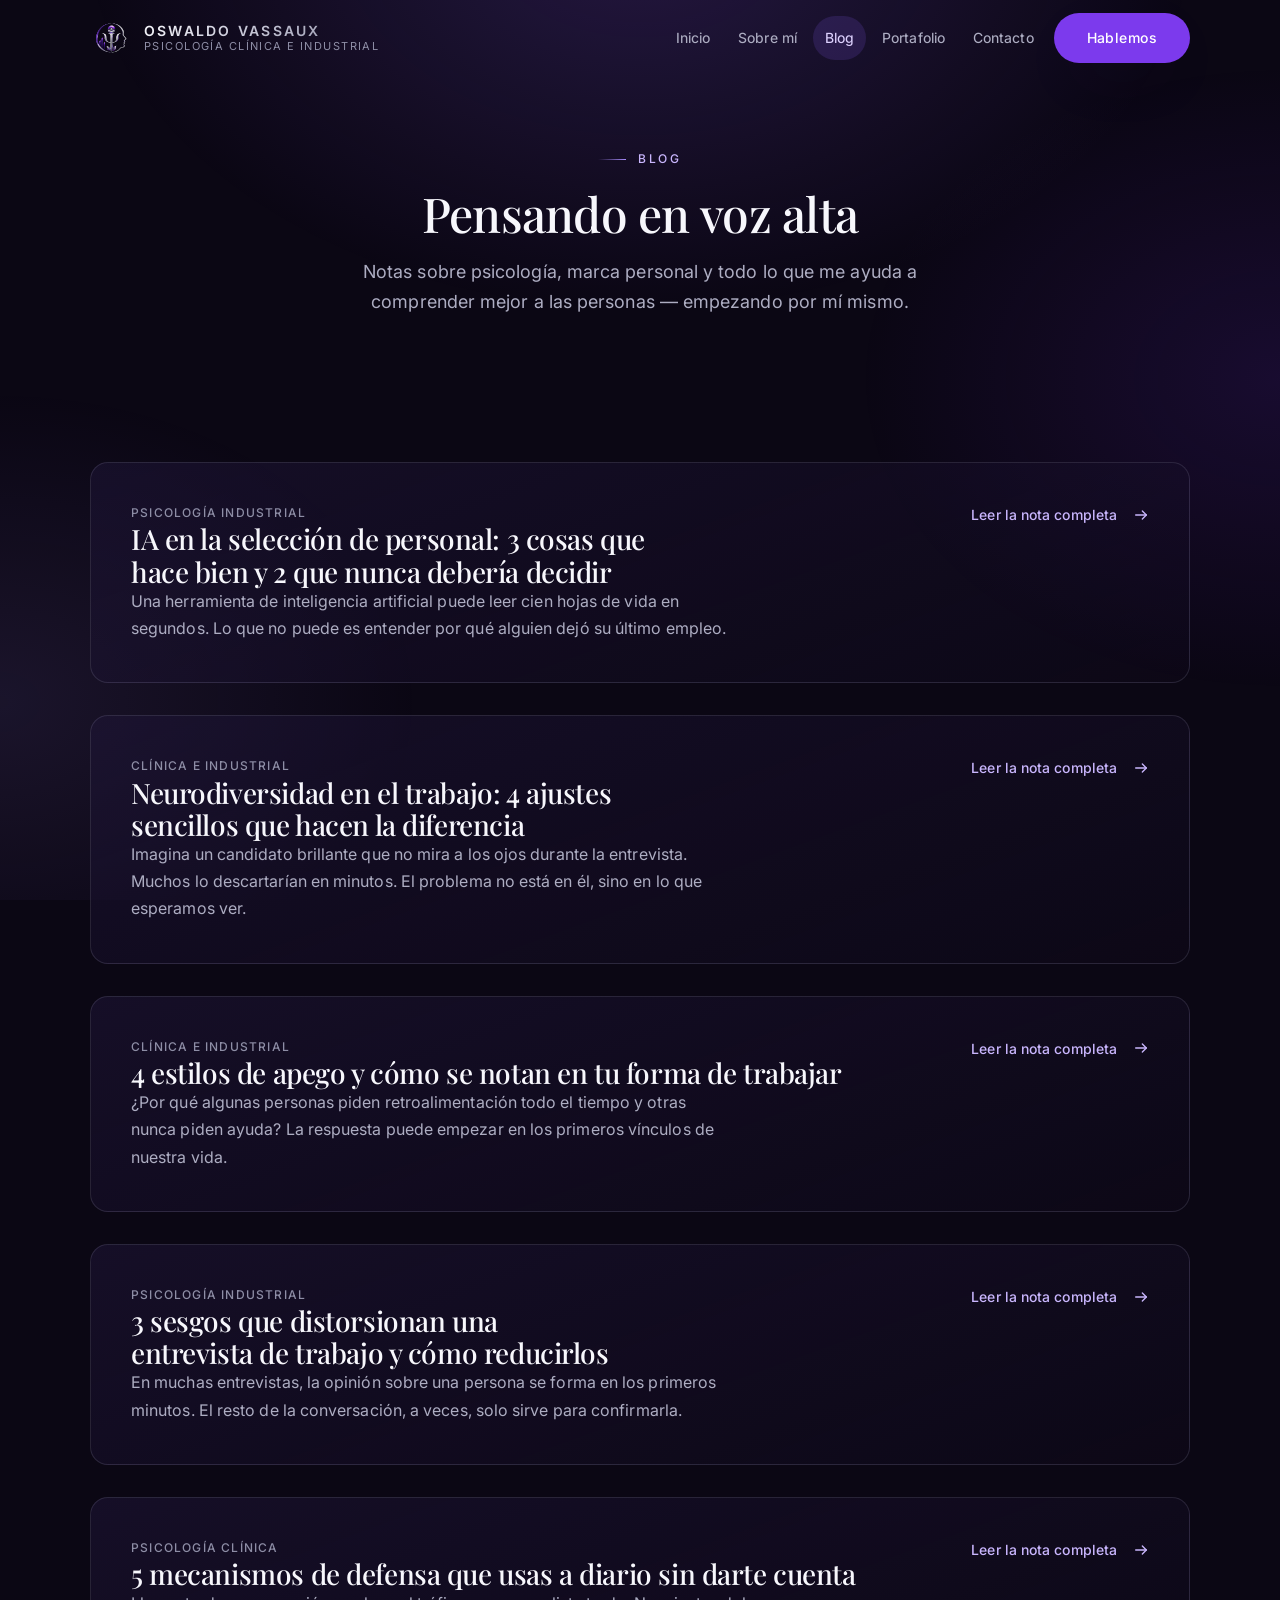
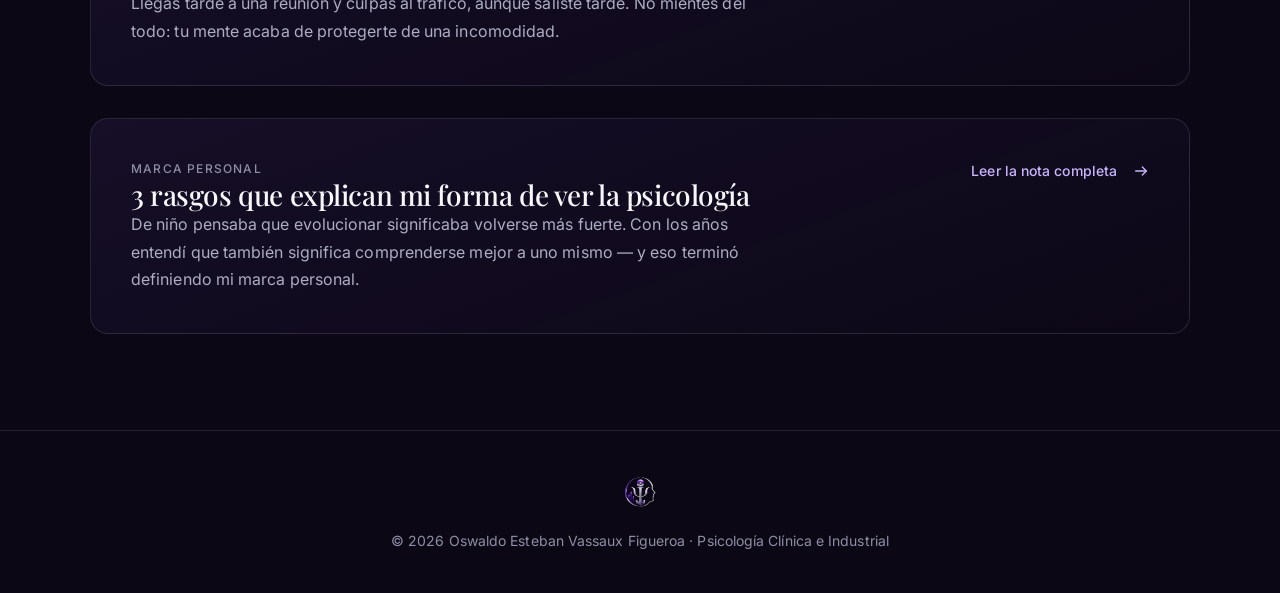
<file: blog.html>
<!DOCTYPE html>
<html lang="es" class="no-js">
<head>
<meta charset="UTF-8">
<meta name="viewport" content="width=device-width, initial-scale=1">
<title>Blog — Oswaldo Vassaux</title>
<meta name="description" content="Mis reflexiones sobre psicología, marca personal y crecimiento.">
<meta name="theme-color" content="#0B0714">

<meta property="og:type" content="website">
<meta property="og:locale" content="es_GT">
<meta property="og:title" content="Blog — Oswaldo Vassaux">
<meta property="og:description" content="Mis reflexiones sobre psicología, marca personal y crecimiento.">
<meta property="og:image" content="assets/img/og.jpg">
<meta name="twitter:card" content="summary_large_image">

<link rel="icon" href="assets/img/favicon-32.png" sizes="32x32" type="image/png">
<link rel="apple-touch-icon" href="assets/img/apple-touch-icon.png">

<link rel="preconnect" href="https://fonts.googleapis.com">
<link rel="preconnect" href="https://fonts.gstatic.com" crossorigin>
<link href="https://fonts.googleapis.com/css2?family=Inter:wght@300;400;500;600&family=Playfair+Display:ital,wght@0,400;0,500;0,600;1,400;1,500&display=swap" rel="stylesheet">
<link rel="stylesheet" href="assets/css/styles.css">
<script>document.documentElement.classList.remove('no-js');</script>
</head>
<body>

<a class="skip-link" href="#main">Saltar al contenido principal</a>

<header class="header" id="header">
  <div class="container header__inner">
    <a class="brand" href="index.html" aria-label="Oswaldo Vassaux — inicio">
      <img class="mark mark--nav" src="assets/img/marca.png" alt="" width="640" height="640" decoding="async">
      <span class="brand__text">
        <span class="brand__name">Oswaldo Vassaux</span>
        <span class="brand__role">Psicología Clínica e Industrial</span>
      </span>
    </a>
    <button class="nav__toggle" id="navToggle" type="button"
            aria-expanded="false" aria-controls="primaryNav" aria-label="Abrir menú de navegación">
      <span class="nav__toggle-bars" aria-hidden="true"><span></span><span></span><span></span></span>
    </button>
    <nav class="nav" id="primaryNav" aria-label="Navegación principal">
      <ul class="nav__list">
        <li><a class="nav__link" href="index.html">Inicio</a></li>
        <li><a class="nav__link" href="sobre-mi.html">Sobre mí</a></li>
        <li><a class="nav__link" href="blog.html">Blog</a></li>
        <li><a class="nav__link" href="portafolio.html">Portafolio</a></li>
        <li><a class="nav__link" href="contacto.html">Contacto</a></li>
      </ul>
      <a class="btn btn--primary" href="contacto.html">Hablemos</a>
    </nav>
  </div>
</header>

<main id="main">

<section class="page-hero">
  <div class="container">
    <p class="eyebrow reveal">Blog</p>
    <h1 class="page-hero__title reveal" style="--reveal-delay:60ms">Pensando en voz alta</h1>
    <p class="page-hero__lead reveal" style="--reveal-delay:120ms">
      Notas sobre psicología, marca personal y todo lo que me ayuda a
      comprender mejor a las personas — empezando por mí mismo.
    </p>
  </div>
</section>

<section class="section section--tight">
  <div class="container">
    <div class="blog-list">

      <article class="blog-card reveal">
        <div class="blog-card__body">
          <p class="blog-card__meta">
            <span>Psicología industrial</span>
          </p>
          <h2 class="blog-card__title">
            <a href="blog-ia-en-seleccion-de-personal.html" style="color:inherit">
              IA en la selección de personal: 3 cosas que hace bien y 2 que nunca debería decidir
            </a>
          </h2>
          <p class="blog-card__excerpt">
            Una herramienta de inteligencia artificial puede leer cien hojas de
            vida en segundos. Lo que no puede es entender por qué alguien dejó su
            último empleo.
          </p>
        </div>
        <a class="blog-card__link" href="blog-ia-en-seleccion-de-personal.html">
          Leer la nota completa<span class="sr-only">: IA en la selección de personal</span>
          <svg viewBox="0 0 24 24" fill="none" stroke="currentColor" stroke-width="2" stroke-linecap="round" stroke-linejoin="round" aria-hidden="true"><path d="M4 12h16"/><path d="m14 6 6 6-6 6"/></svg>
        </a>
      </article>

      <article class="blog-card reveal">
        <div class="blog-card__body">
          <p class="blog-card__meta">
            <span>Clínica e industrial</span>
          </p>
          <h2 class="blog-card__title">
            <a href="blog-neurodiversidad-en-el-trabajo.html" style="color:inherit">
              Neurodiversidad en el trabajo: 4 ajustes sencillos que hacen la diferencia
            </a>
          </h2>
          <p class="blog-card__excerpt">
            Imagina un candidato brillante que no mira a los ojos durante la
            entrevista. Muchos lo descartarían en minutos. El problema no está en
            él, sino en lo que esperamos ver.
          </p>
        </div>
        <a class="blog-card__link" href="blog-neurodiversidad-en-el-trabajo.html">
          Leer la nota completa<span class="sr-only">: Neurodiversidad en el trabajo</span>
          <svg viewBox="0 0 24 24" fill="none" stroke="currentColor" stroke-width="2" stroke-linecap="round" stroke-linejoin="round" aria-hidden="true"><path d="M4 12h16"/><path d="m14 6 6 6-6 6"/></svg>
        </a>
      </article>

      <article class="blog-card reveal">
        <div class="blog-card__body">
          <p class="blog-card__meta">
            <span>Clínica e industrial</span>
          </p>
          <h2 class="blog-card__title">
            <a href="blog-apego-en-el-trabajo.html" style="color:inherit">
              4 estilos de apego y cómo se notan en tu forma de trabajar
            </a>
          </h2>
          <p class="blog-card__excerpt">
            ¿Por qué algunas personas piden retroalimentación todo el tiempo y
            otras nunca piden ayuda? La respuesta puede empezar en los primeros
            vínculos de nuestra vida.
          </p>
        </div>
        <a class="blog-card__link" href="blog-apego-en-el-trabajo.html">
          Leer la nota completa<span class="sr-only">: 4 estilos de apego y cómo se notan en tu forma de trabajar</span>
          <svg viewBox="0 0 24 24" fill="none" stroke="currentColor" stroke-width="2" stroke-linecap="round" stroke-linejoin="round" aria-hidden="true"><path d="M4 12h16"/><path d="m14 6 6 6-6 6"/></svg>
        </a>
      </article>

      <article class="blog-card reveal">
        <div class="blog-card__body">
          <p class="blog-card__meta">
            <span>Psicología industrial</span>
          </p>
          <h2 class="blog-card__title">
            <a href="blog-sesgos-entrevista.html" style="color:inherit">
              3 sesgos que distorsionan una entrevista de trabajo y cómo reducirlos
            </a>
          </h2>
          <p class="blog-card__excerpt">
            En muchas entrevistas, la opinión sobre una persona se forma en los
            primeros minutos. El resto de la conversación, a veces, solo sirve
            para confirmarla.
          </p>
        </div>
        <a class="blog-card__link" href="blog-sesgos-entrevista.html">
          Leer la nota completa<span class="sr-only">: 3 sesgos que distorsionan una entrevista de trabajo</span>
          <svg viewBox="0 0 24 24" fill="none" stroke="currentColor" stroke-width="2" stroke-linecap="round" stroke-linejoin="round" aria-hidden="true"><path d="M4 12h16"/><path d="m14 6 6 6-6 6"/></svg>
        </a>
      </article>

      <article class="blog-card reveal">
        <div class="blog-card__body">
          <p class="blog-card__meta">
            <span>Psicología clínica</span>
          </p>
          <h2 class="blog-card__title">
            <a href="blog-mecanismos-de-defensa.html" style="color:inherit">
              5 mecanismos de defensa que usas a diario sin darte cuenta
            </a>
          </h2>
          <p class="blog-card__excerpt">
            Llegas tarde a una reunión y culpas al tráfico, aunque saliste tarde.
            No mientes del todo: tu mente acaba de protegerte de una incomodidad.
          </p>
        </div>
        <a class="blog-card__link" href="blog-mecanismos-de-defensa.html">
          Leer la nota completa<span class="sr-only">: 5 mecanismos de defensa que usas a diario</span>
          <svg viewBox="0 0 24 24" fill="none" stroke="currentColor" stroke-width="2" stroke-linecap="round" stroke-linejoin="round" aria-hidden="true"><path d="M4 12h16"/><path d="m14 6 6 6-6 6"/></svg>
        </a>
      </article>

      <article class="blog-card reveal">
        <div class="blog-card__body">
          <p class="blog-card__meta">
            <span>Marca personal</span>
          </p>
          <h2 class="blog-card__title">
            <a href="blog-como-soy-como-marca.html" style="color:inherit">
              3 rasgos que explican mi forma de ver la psicología
            </a>
          </h2>
          <p class="blog-card__excerpt">
            De niño pensaba que evolucionar significaba volverse más fuerte.
            Con los años entendí que también significa comprenderse mejor a
            uno mismo — y eso terminó definiendo mi marca personal.
          </p>
        </div>
        <a class="blog-card__link" href="blog-como-soy-como-marca.html">
          Leer la nota completa<span class="sr-only">: 3 rasgos que explican mi forma de ver la psicología</span>
          <svg viewBox="0 0 24 24" fill="none" stroke="currentColor" stroke-width="2" stroke-linecap="round" stroke-linejoin="round" aria-hidden="true"><path d="M4 12h16"/><path d="m14 6 6 6-6 6"/></svg>
        </a>
      </article>

    </div>
  </div>
</section>

</main>

<footer class="footer">
  <div class="container footer__inner">
    <img class="mark mark--nav" src="assets/img/marca.png" alt="" width="640" height="640" loading="lazy" decoding="async">
    <p class="footer__note">
      © <span id="year">2026</span> Oswaldo Esteban Vassaux Figueroa · Psicología Clínica e Industrial
    </p>
  </div>
</footer>

<script src="assets/js/main.js" defer></script>
</body>
</html>
</file>
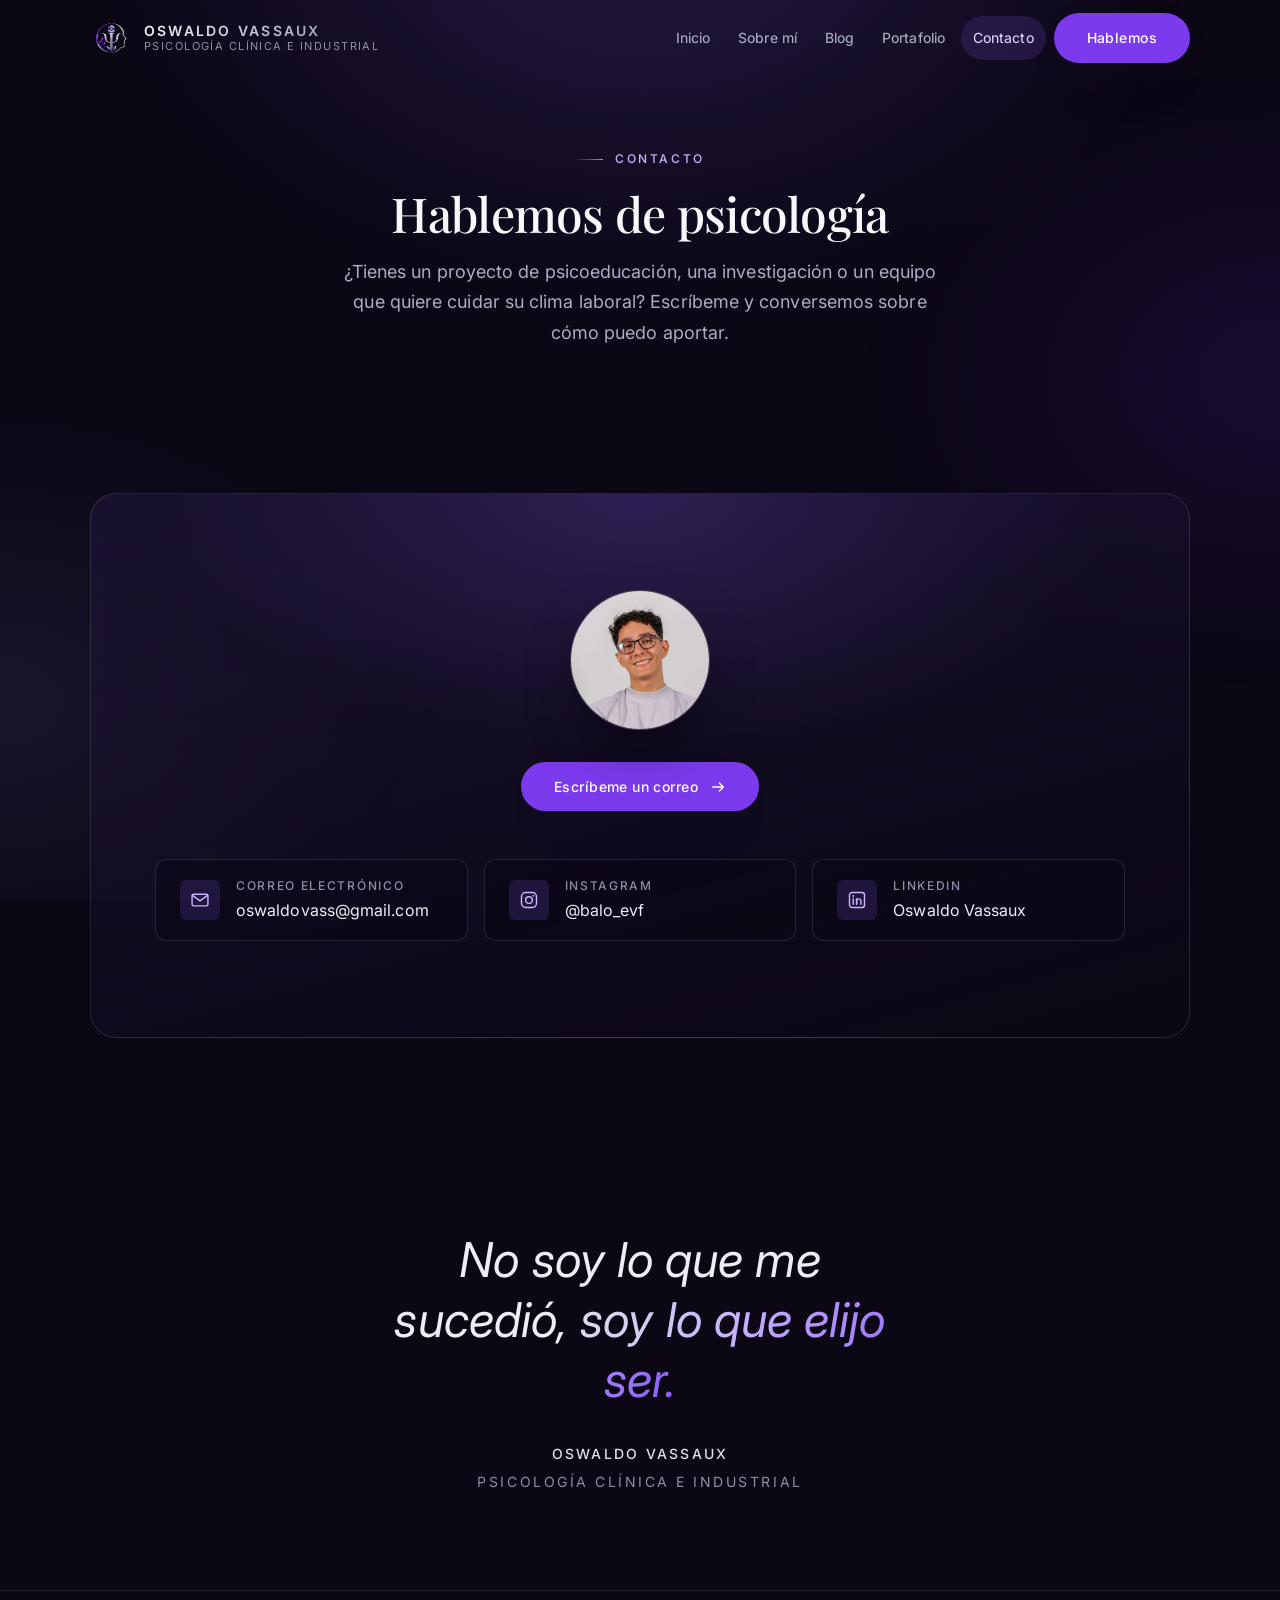
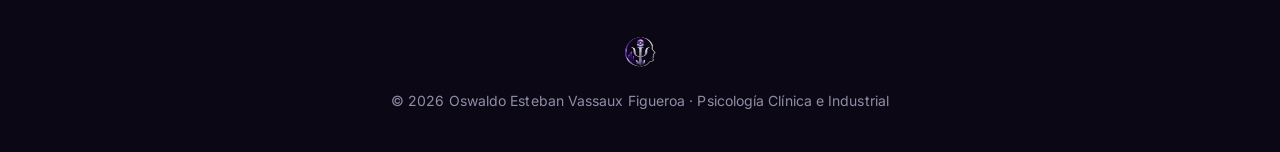
<file: contacto.html>
<!DOCTYPE html>
<html lang="es" class="no-js">
<head>
<meta charset="UTF-8">
<meta name="viewport" content="width=device-width, initial-scale=1">
<title>Contacto — Oswaldo Vassaux</title>
<meta name="description" content="Contáctame para hablar de psicología, proyectos o colaboraciones.">
<meta name="theme-color" content="#0B0714">

<meta property="og:type" content="website">
<meta property="og:locale" content="es_GT">
<meta property="og:title" content="Contacto — Oswaldo Vassaux">
<meta property="og:description" content="Hablemos de psicología, proyectos o colaboraciones.">
<meta property="og:image" content="assets/img/og.jpg">
<meta name="twitter:card" content="summary_large_image">

<link rel="icon" href="assets/img/favicon-32.png" sizes="32x32" type="image/png">
<link rel="apple-touch-icon" href="assets/img/apple-touch-icon.png">

<link rel="preconnect" href="https://fonts.googleapis.com">
<link rel="preconnect" href="https://fonts.gstatic.com" crossorigin>
<link href="https://fonts.googleapis.com/css2?family=Inter:wght@300;400;500;600&family=Playfair+Display:ital,wght@0,400;0,500;0,600;1,400;1,500&display=swap" rel="stylesheet">
<link rel="stylesheet" href="assets/css/styles.css">
<script>document.documentElement.classList.remove('no-js');</script>
</head>
<body>

<a class="skip-link" href="#main">Saltar al contenido principal</a>

<header class="header" id="header">
  <div class="container header__inner">
    <a class="brand" href="index.html" aria-label="Oswaldo Vassaux — inicio">
      <img class="mark mark--nav" src="assets/img/marca.png" alt="" width="640" height="640" decoding="async">
      <span class="brand__text">
        <span class="brand__name">Oswaldo Vassaux</span>
        <span class="brand__role">Psicología Clínica e Industrial</span>
      </span>
    </a>
    <button class="nav__toggle" id="navToggle" type="button"
            aria-expanded="false" aria-controls="primaryNav" aria-label="Abrir menú de navegación">
      <span class="nav__toggle-bars" aria-hidden="true"><span></span><span></span><span></span></span>
    </button>
    <nav class="nav" id="primaryNav" aria-label="Navegación principal">
      <ul class="nav__list">
        <li><a class="nav__link" href="index.html">Inicio</a></li>
        <li><a class="nav__link" href="sobre-mi.html">Sobre mí</a></li>
        <li><a class="nav__link" href="blog.html">Blog</a></li>
        <li><a class="nav__link" href="portafolio.html">Portafolio</a></li>
        <li><a class="nav__link" href="contacto.html">Contacto</a></li>
      </ul>
      <a class="btn btn--primary" href="contacto.html">Hablemos</a>
    </nav>
  </div>
</header>

<main id="main">

<section class="page-hero">
  <div class="container">
    <p class="eyebrow reveal">Contacto</p>
    <h1 class="page-hero__title reveal" style="--reveal-delay:60ms">Hablemos de psicología</h1>
    <p class="page-hero__lead reveal" style="--reveal-delay:120ms">
      ¿Tienes un proyecto de psicoeducación, una investigación o un equipo que
      quiere cuidar su clima laboral? Escríbeme y conversemos sobre cómo puedo
      aportar.
    </p>
  </div>
</section>

<section class="section section--tight">
  <div class="container">
    <div class="contact reveal">
      <div class="contact__photo">
        <img class="portrait-photo" src="assets/img/foto-contacto.jpg"
             alt="Oswaldo Vassaux" width="480" height="480" loading="lazy" decoding="async">
      </div>
      <a class="btn btn--primary" href="mailto:oswaldovass@gmail.com">
        Escríbeme un correo
        <svg class="btn__icon" viewBox="0 0 24 24" fill="none" stroke="currentColor" stroke-width="2" stroke-linecap="round" stroke-linejoin="round" aria-hidden="true"><path d="M4 12h16"/><path d="m14 6 6 6-6 6"/></svg>
      </a>
      <div class="contact__links">
        <a class="contact__link" href="mailto:oswaldovass@gmail.com">
          <span class="contact__icon" aria-hidden="true">
            <svg viewBox="0 0 24 24" fill="none" stroke="currentColor" stroke-width="1.7" stroke-linecap="round" stroke-linejoin="round"><rect x="2.5" y="5" width="19" height="14" rx="2"/><path d="m3 6.5 9 6.5 9-6.5"/></svg>
          </span>
          <span class="contact__meta">
            <span class="contact__label">Correo electrónico</span>
            <span class="contact__value">oswaldovass@gmail.com</span>
          </span>
        </a>
        <a class="contact__link" href="https://instagram.com/balo_evf" target="_blank" rel="noopener noreferrer">
          <span class="contact__icon" aria-hidden="true">
            <svg viewBox="0 0 24 24" fill="none" stroke="currentColor" stroke-width="1.7" stroke-linecap="round" stroke-linejoin="round"><rect x="3" y="3" width="18" height="18" rx="5"/><circle cx="12" cy="12" r="4"/><circle cx="17.2" cy="6.8" r="1.1" fill="currentColor" stroke="none"/></svg>
          </span>
          <span class="contact__meta">
            <span class="contact__label">Instagram</span>
            <span class="contact__value">@balo_evf</span>
          </span>
        </a>
        <a class="contact__link" href="https://www.linkedin.com/in/oswaldo-vassaux-566313434" target="_blank" rel="noopener noreferrer">
          <span class="contact__icon" aria-hidden="true">
            <svg viewBox="0 0 24 24" fill="none" stroke="currentColor" stroke-width="1.7" stroke-linecap="round" stroke-linejoin="round"><rect x="3" y="3" width="18" height="18" rx="3"/><path d="M7.5 10.5V17"/><circle cx="7.5" cy="7.2" r="1.15" fill="currentColor" stroke="none"/><path d="M11.5 17v-3.8a2.6 2.6 0 0 1 5.2 0V17"/><path d="M11.5 10.5V17"/></svg>
          </span>
          <span class="contact__meta">
            <span class="contact__label">LinkedIn</span>
            <span class="contact__value">Oswaldo Vassaux</span>
          </span>
        </a>
      </div>
    </div>
  </div>
</section>

<section class="closing">
  <div class="container">
    <blockquote class="closing__quote reveal">
      No soy lo que me sucedió, <em>soy lo que elijo ser.</em>
    </blockquote>
    <p class="closing__attr reveal" style="--reveal-delay:80ms">
      <strong>Oswaldo Vassaux</strong>
      Psicología Clínica e Industrial
    </p>
  </div>
</section>

</main>

<footer class="footer">
  <div class="container footer__inner">
    <img class="mark mark--nav" src="assets/img/marca.png" alt="" width="640" height="640" loading="lazy" decoding="async">
    <p class="footer__note">
      © <span id="year">2026</span> Oswaldo Esteban Vassaux Figueroa · Psicología Clínica e Industrial
    </p>
  </div>
</footer>

<script src="assets/js/main.js" defer></script>
</body>
</html>
</file>
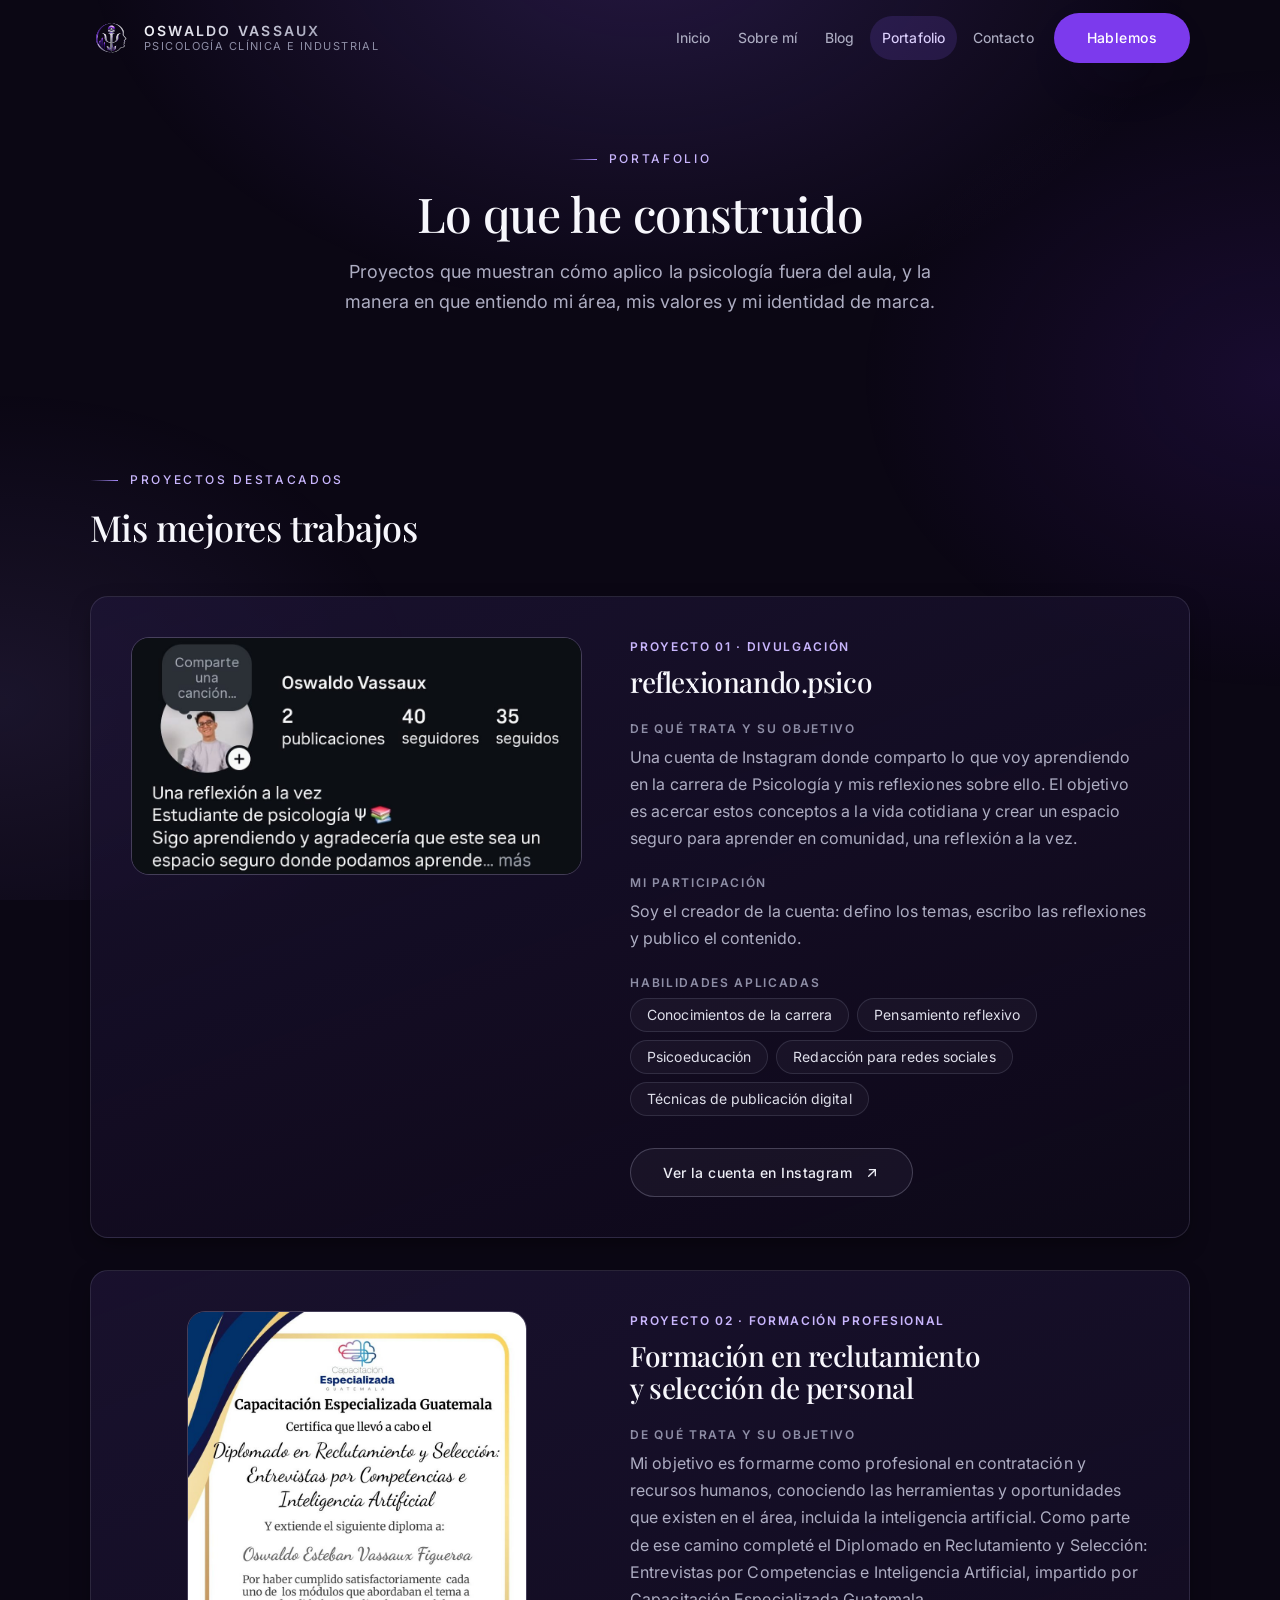
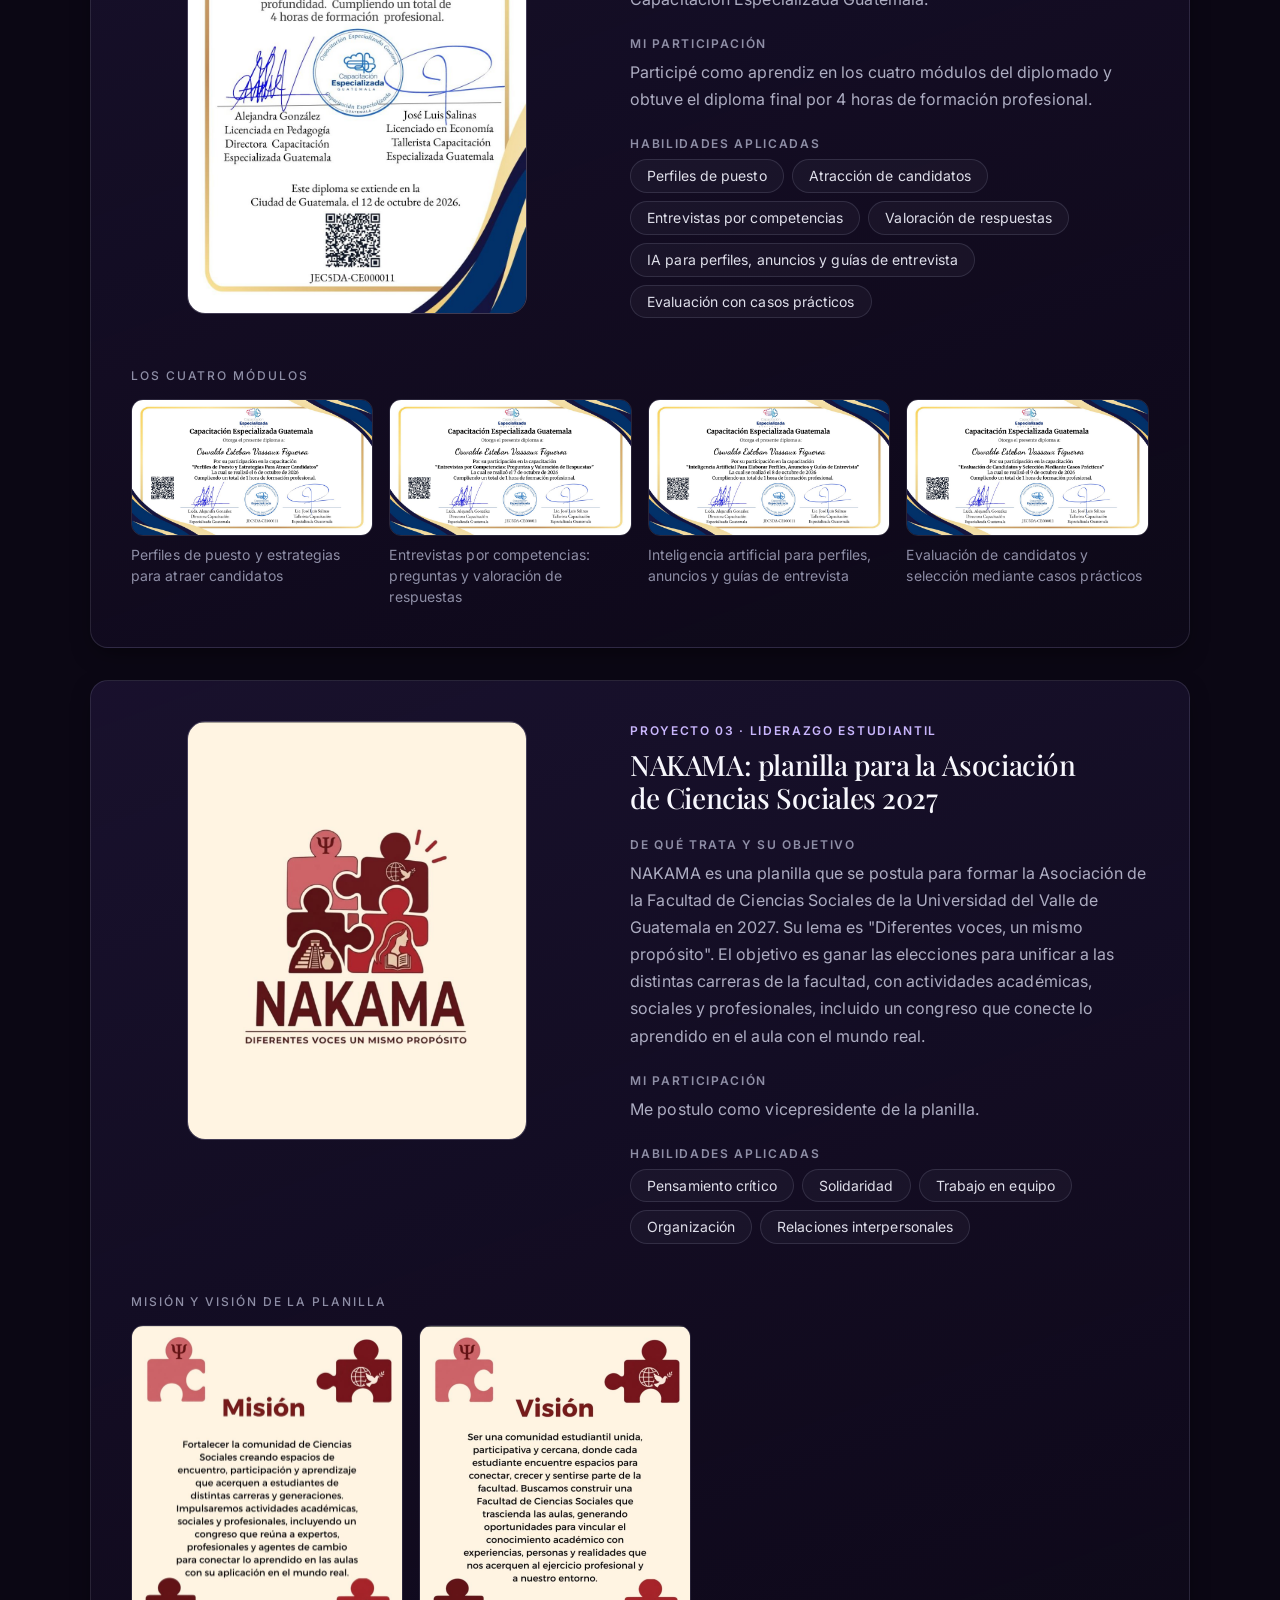
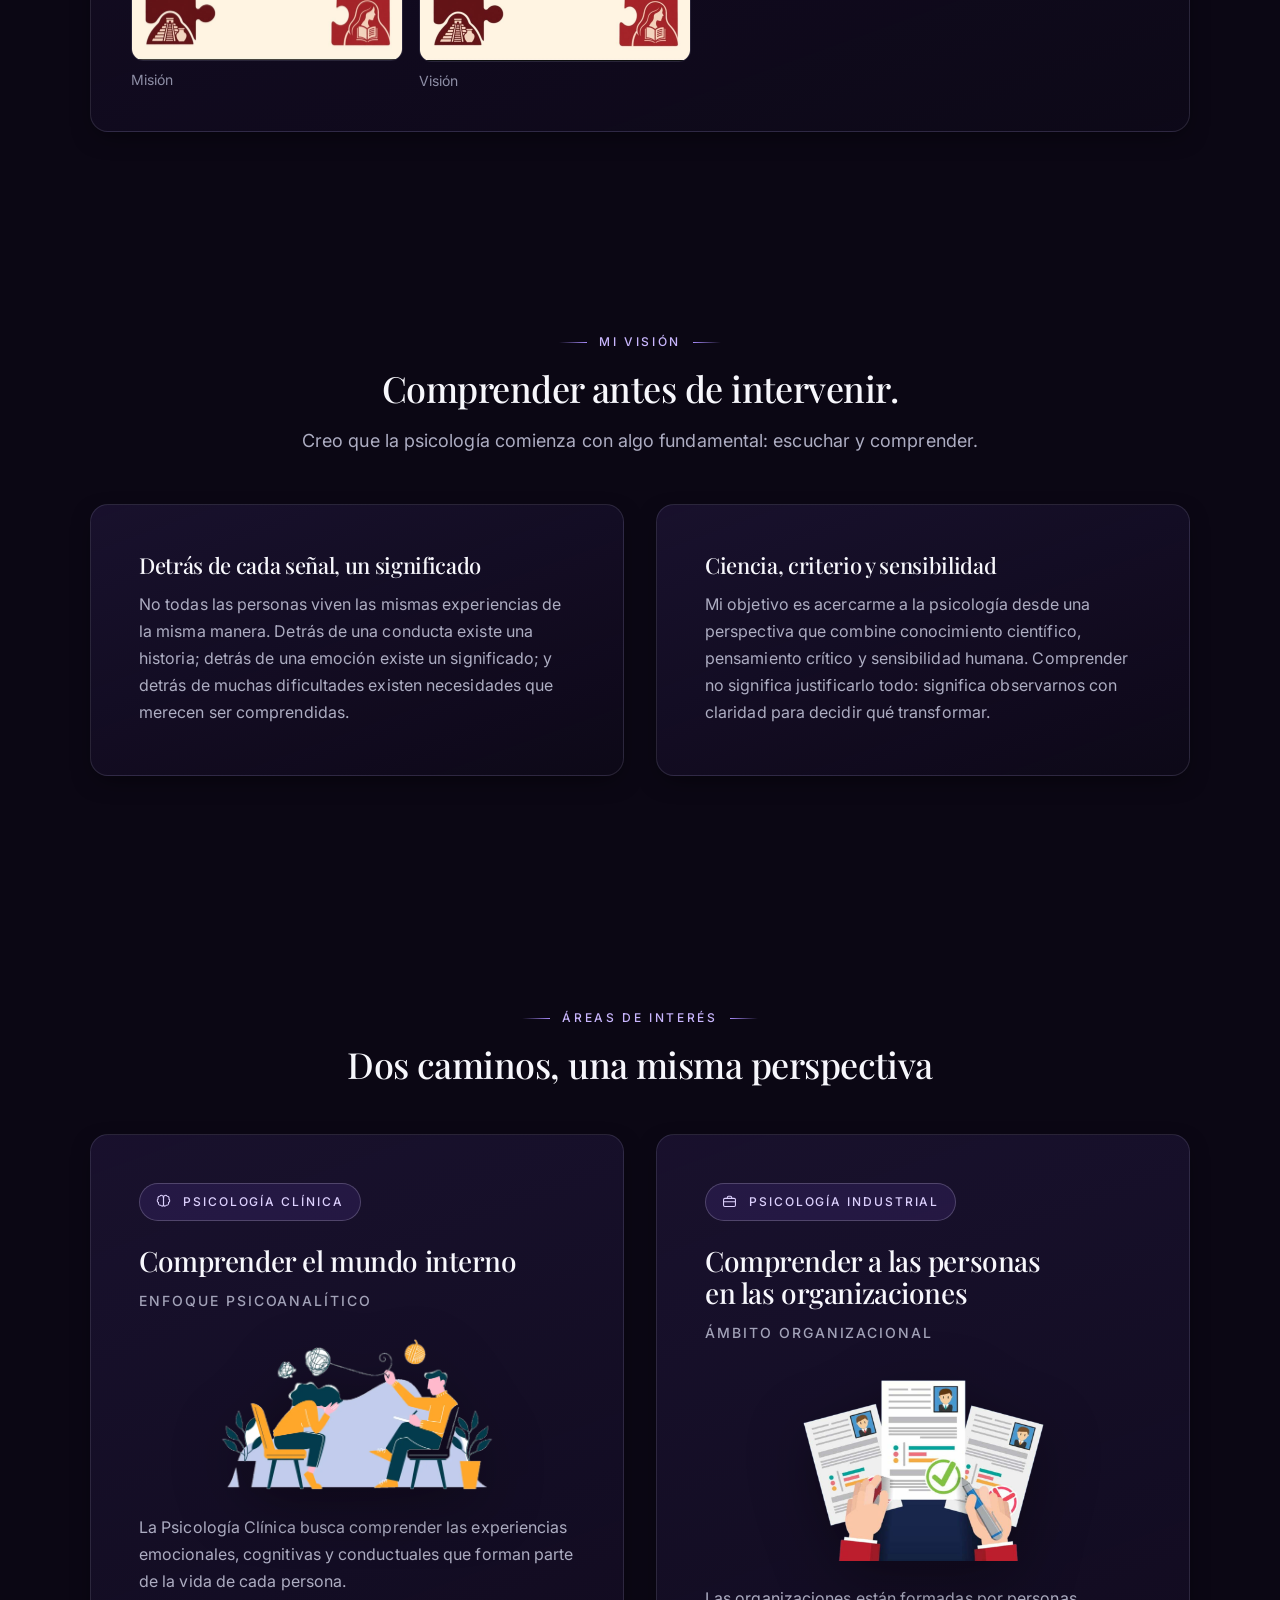
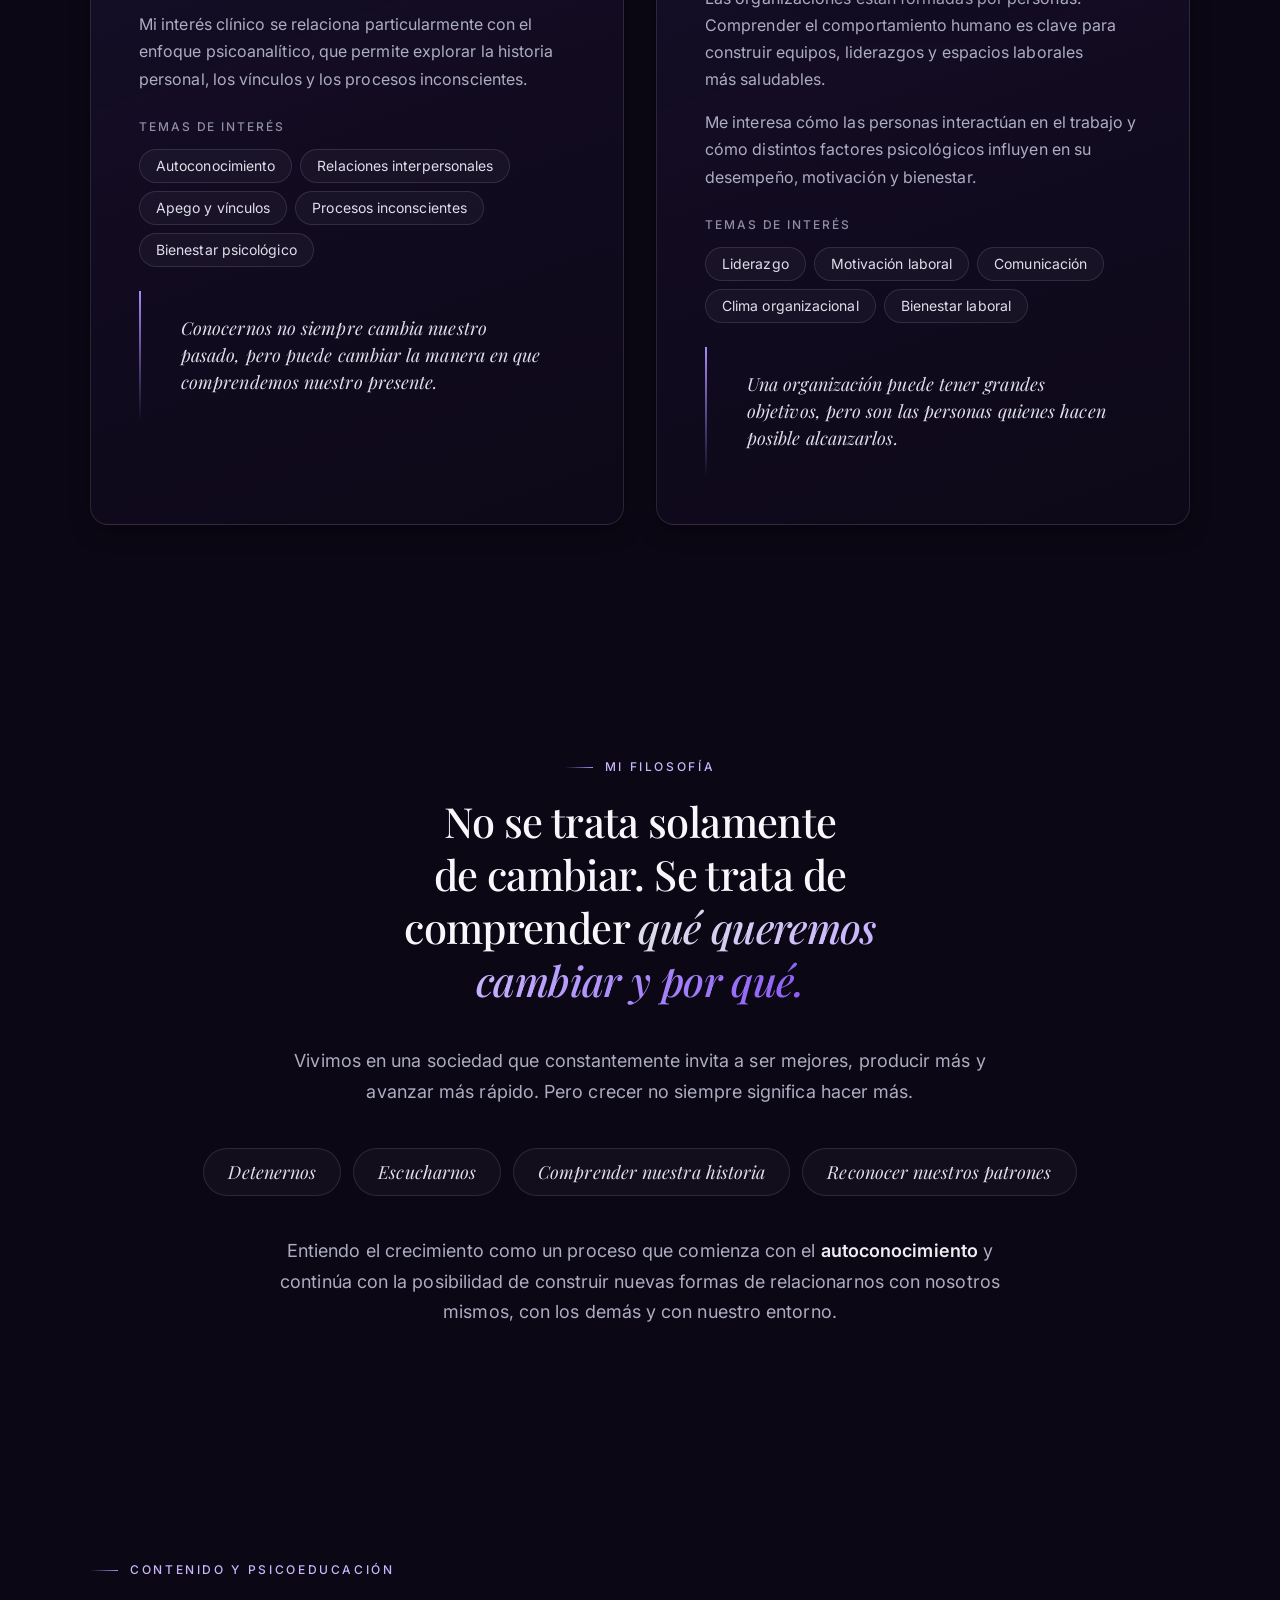
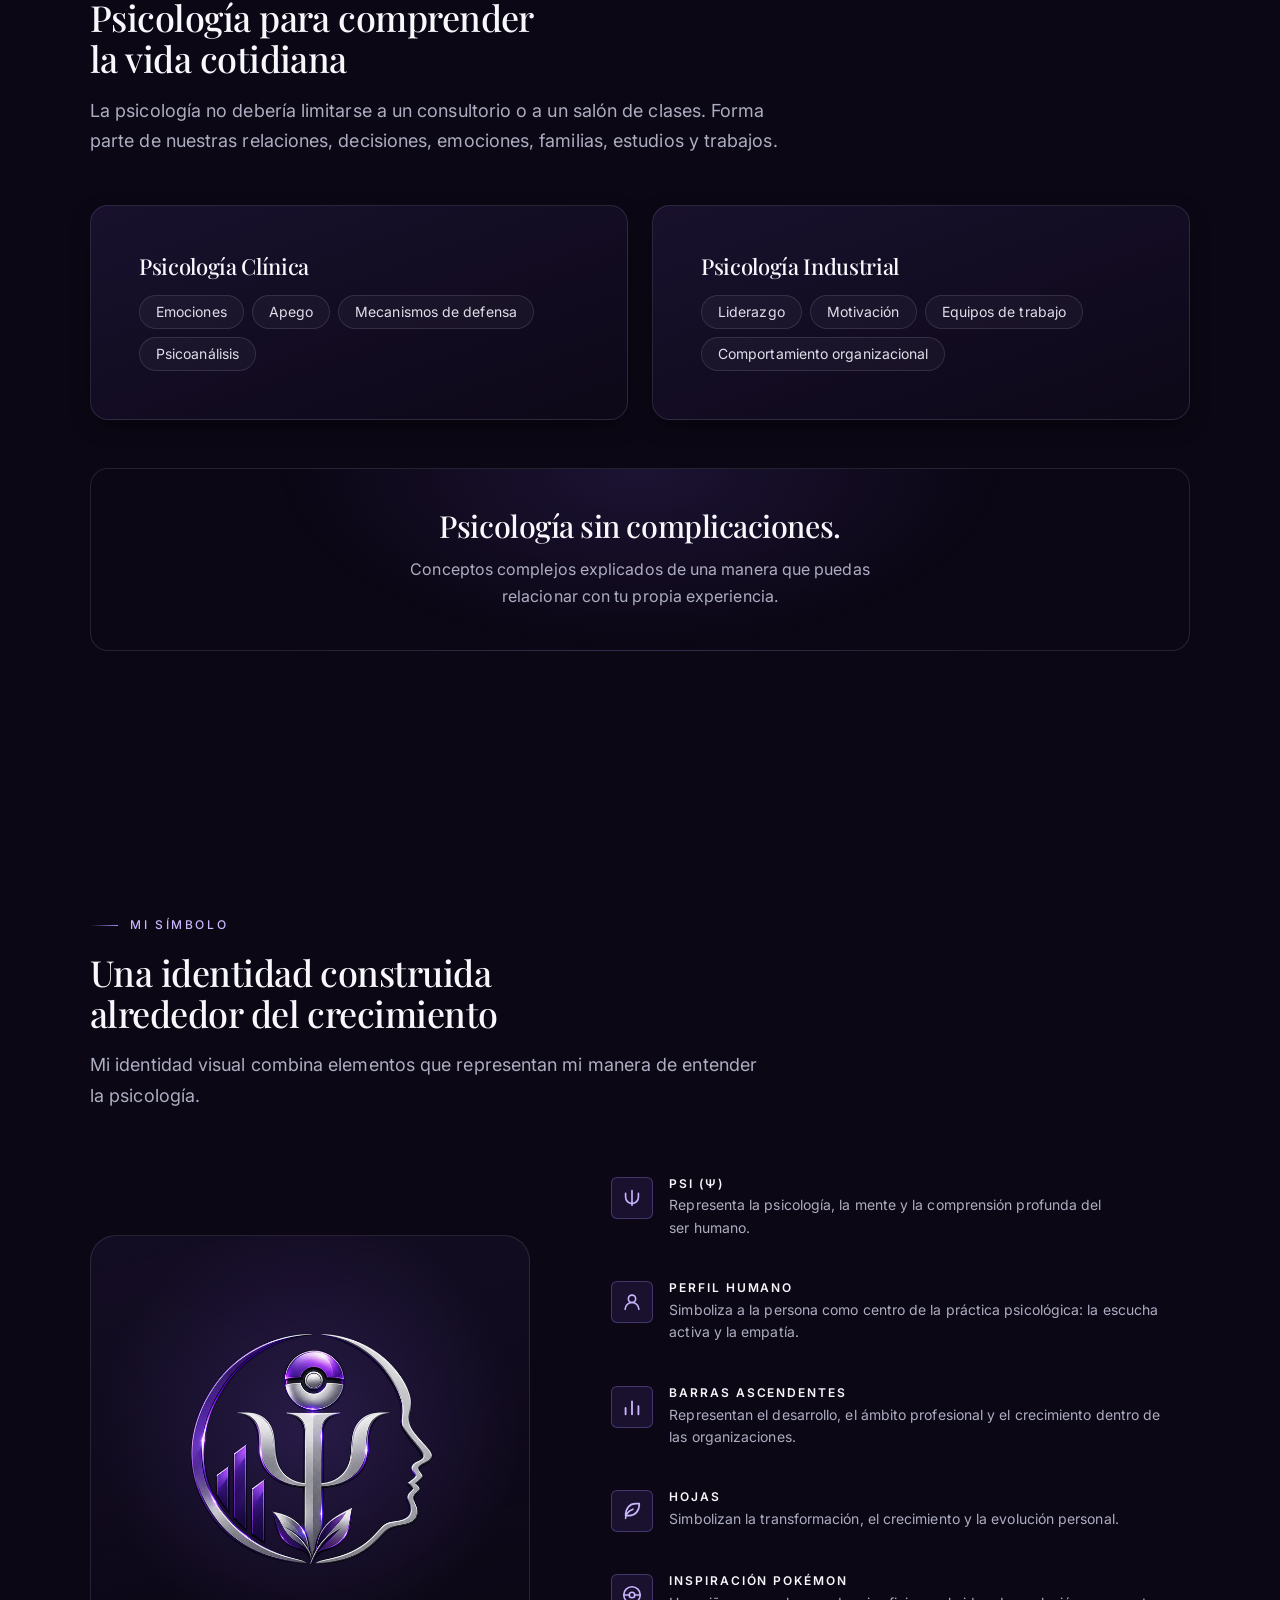
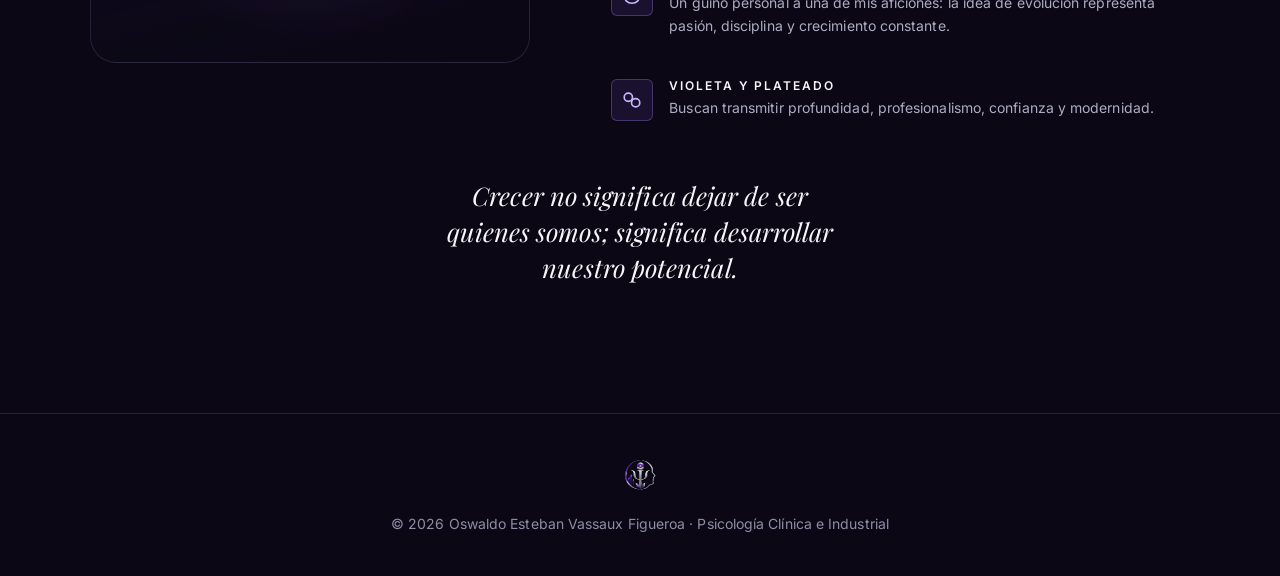
<file: portafolio.html>
<!DOCTYPE html>
<html lang="es" class="no-js">
<head>
<meta charset="UTF-8">
<meta name="viewport" content="width=device-width, initial-scale=1">
<title>Portafolio — Oswaldo Vassaux</title>
<meta name="description" content="Mis áreas de interés, mi filosofía de trabajo y el símbolo de mi marca, como estudiante de Psicología Clínica e Industrial.">
<meta name="theme-color" content="#0B0714">

<meta property="og:type" content="website">
<meta property="og:locale" content="es_GT">
<meta property="og:title" content="Portafolio — Oswaldo Vassaux">
<meta property="og:description" content="Mis áreas de interés, mi filosofía de trabajo y el símbolo de mi marca.">
<meta property="og:image" content="assets/img/og.jpg">
<meta name="twitter:card" content="summary_large_image">

<link rel="icon" href="assets/img/favicon-32.png" sizes="32x32" type="image/png">
<link rel="apple-touch-icon" href="assets/img/apple-touch-icon.png">

<link rel="preconnect" href="https://fonts.googleapis.com">
<link rel="preconnect" href="https://fonts.gstatic.com" crossorigin>
<link href="https://fonts.googleapis.com/css2?family=Inter:wght@300;400;500;600&family=Playfair+Display:ital,wght@0,400;0,500;0,600;1,400;1,500&display=swap" rel="stylesheet">
<link rel="stylesheet" href="assets/css/styles.css">
<script>document.documentElement.classList.remove('no-js');</script>
</head>
<body>

<a class="skip-link" href="#main">Saltar al contenido principal</a>

<header class="header" id="header">
  <div class="container header__inner">
    <a class="brand" href="index.html" aria-label="Oswaldo Vassaux — inicio">
      <img class="mark mark--nav" src="assets/img/marca.png" alt="" width="640" height="640" decoding="async">
      <span class="brand__text">
        <span class="brand__name">Oswaldo Vassaux</span>
        <span class="brand__role">Psicología Clínica e Industrial</span>
      </span>
    </a>
    <button class="nav__toggle" id="navToggle" type="button"
            aria-expanded="false" aria-controls="primaryNav" aria-label="Abrir menú de navegación">
      <span class="nav__toggle-bars" aria-hidden="true"><span></span><span></span><span></span></span>
    </button>
    <nav class="nav" id="primaryNav" aria-label="Navegación principal">
      <ul class="nav__list">
        <li><a class="nav__link" href="index.html">Inicio</a></li>
        <li><a class="nav__link" href="sobre-mi.html">Sobre mí</a></li>
        <li><a class="nav__link" href="blog.html">Blog</a></li>
        <li><a class="nav__link" href="portafolio.html">Portafolio</a></li>
        <li><a class="nav__link" href="contacto.html">Contacto</a></li>
      </ul>
      <a class="btn btn--primary" href="contacto.html">Hablemos</a>
    </nav>
  </div>
</header>

<main id="main">

<section class="page-hero">
  <div class="container">
    <p class="eyebrow reveal">Portafolio</p>
    <h1 class="page-hero__title reveal" style="--reveal-delay:60ms">Lo que he construido</h1>
    <p class="page-hero__lead reveal" style="--reveal-delay:120ms">
      Proyectos que muestran cómo aplico la psicología fuera del aula, y la
      manera en que entiendo mi área, mis valores y mi identidad de marca.
    </p>
  </div>
</section>

<!-- PROYECTOS -->
<section class="section section--tight" id="proyectos">
  <div class="container">
    <header class="section__head reveal">
      <p class="eyebrow">Proyectos destacados</p>
      <h2 class="section__title">Mis mejores trabajos</h2>
    </header>

    <div class="projects">

      <article class="panel project reveal">
        <a class="project__media" href="https://www.instagram.com/reflexionando.psico/" target="_blank" rel="noopener noreferrer">
          <img src="assets/img/proyecto-reflexionando-psico.jpg"
               alt="Perfil de Instagram de reflexionando.psico, con la descripción: una reflexión a la vez, estudiante de psicología."
               width="1080" height="568" loading="lazy" decoding="async">
        </a>
        <div class="project__body">
          <p class="project__num">Proyecto 01 · Divulgación</p>
          <h3 class="project__title">reflexionando.psico</h3>

          <div class="project__block">
            <h4>De qué trata y su objetivo</h4>
            <p>
              Una cuenta de Instagram donde comparto lo que voy aprendiendo en la
              carrera de Psicología y mis reflexiones sobre ello. El objetivo es
              acercar estos conceptos a la vida cotidiana y crear un espacio
              seguro para aprender en comunidad, una reflexión a la vez.
            </p>
          </div>

          <div class="project__block">
            <h4>Mi participación</h4>
            <p>
              Soy el creador de la cuenta: defino los temas, escribo las
              reflexiones y publico el contenido.
            </p>
          </div>

          <div class="project__block">
            <h4>Habilidades aplicadas</h4>
            <ul class="chips">
              <li class="chip">Conocimientos de la carrera</li>
              <li class="chip">Pensamiento reflexivo</li>
              <li class="chip">Psicoeducación</li>
              <li class="chip">Redacción para redes sociales</li>
              <li class="chip">Técnicas de publicación digital</li>
            </ul>
          </div>

          <a class="btn btn--ghost project__link" href="https://www.instagram.com/reflexionando.psico/" target="_blank" rel="noopener noreferrer">
            Ver la cuenta en Instagram
            <svg class="btn__icon" viewBox="0 0 24 24" fill="none" stroke="currentColor" stroke-width="2" stroke-linecap="round" stroke-linejoin="round" aria-hidden="true"><path d="M7 17 17 7"/><path d="M8 7h9v9"/></svg>
          </a>
        </div>
      </article>

      <article class="panel project reveal">
        <a class="project__media project__media--portrait" href="assets/img/diploma-final.jpg" target="_blank" rel="noopener">
          <img src="assets/img/diploma-final.jpg"
               alt="Diploma de Capacitación Especializada Guatemala otorgado a Oswaldo Esteban Vassaux Figueroa por el Diplomado en Reclutamiento y Selección: Entrevistas por Competencias e Inteligencia Artificial, 4 horas de formación."
               width="900" height="1600" loading="lazy" decoding="async">
        </a>
        <div class="project__body">
          <p class="project__num">Proyecto 02 · Formación profesional</p>
          <h3 class="project__title">Formación en reclutamiento y selección de personal</h3>

          <div class="project__block">
            <h4>De qué trata y su objetivo</h4>
            <p>
              Mi objetivo es formarme como profesional en contratación y recursos
              humanos, conociendo las herramientas y oportunidades que existen
              en el área, incluida la inteligencia artificial. Como parte de ese
              camino completé el Diplomado en Reclutamiento y Selección:
              Entrevistas por Competencias e Inteligencia Artificial, impartido
              por Capacitación Especializada Guatemala.
            </p>
          </div>

          <div class="project__block">
            <h4>Mi participación</h4>
            <p>
              Participé como aprendiz en los cuatro módulos del diplomado y
              obtuve el diploma final por 4 horas de formación profesional.
            </p>
          </div>

          <div class="project__block">
            <h4>Habilidades aplicadas</h4>
            <ul class="chips">
              <li class="chip">Perfiles de puesto</li>
              <li class="chip">Atracción de candidatos</li>
              <li class="chip">Entrevistas por competencias</li>
              <li class="chip">Valoración de respuestas</li>
              <li class="chip">IA para perfiles, anuncios y guías de entrevista</li>
              <li class="chip">Evaluación con casos prácticos</li>
            </ul>
          </div>
        </div>

        <div class="project__gallery">
          <p class="chips__label">Los cuatro módulos</p>
          <ul class="gallery">
            <li>
              <a href="assets/img/diploma-perfiles-de-puesto.jpg" target="_blank" rel="noopener">
                <img src="assets/img/diploma-perfiles-de-puesto.jpg" alt="Diploma del módulo Perfiles de Puesto y Estrategias para Atraer Candidatos." width="1600" height="900" loading="lazy" decoding="async">
              </a>
              <span>Perfiles de puesto y estrategias para atraer candidatos</span>
            </li>
            <li>
              <a href="assets/img/diploma-entrevistas-competencias.jpg" target="_blank" rel="noopener">
                <img src="assets/img/diploma-entrevistas-competencias.jpg" alt="Diploma del módulo Entrevistas por Competencias: Preguntas y Valoración de Respuestas." width="1600" height="900" loading="lazy" decoding="async">
              </a>
              <span>Entrevistas por competencias: preguntas y valoración de respuestas</span>
            </li>
            <li>
              <a href="assets/img/diploma-ia-reclutamiento.jpg" target="_blank" rel="noopener">
                <img src="assets/img/diploma-ia-reclutamiento.jpg" alt="Diploma del módulo Inteligencia Artificial para Elaborar Perfiles, Anuncios y Guías de Entrevista." width="1600" height="900" loading="lazy" decoding="async">
              </a>
              <span>Inteligencia artificial para perfiles, anuncios y guías de entrevista</span>
            </li>
            <li>
              <a href="assets/img/diploma-evaluacion-casos.jpg" target="_blank" rel="noopener">
                <img src="assets/img/diploma-evaluacion-casos.jpg" alt="Diploma del módulo Evaluación de Candidatos y Selección Mediante Casos Prácticos." width="1600" height="900" loading="lazy" decoding="async">
              </a>
              <span>Evaluación de candidatos y selección mediante casos prácticos</span>
            </li>
          </ul>
        </div>
      </article>

      <article class="panel project reveal">
        <a class="project__media project__media--portrait" href="assets/img/nakama-logo.jpg" target="_blank" rel="noopener">
          <img src="assets/img/nakama-logo.jpg"
               alt="Logo de NAKAMA: cuatro piezas de rompecabezas con el símbolo Psi, un globo con una paloma, una pirámide maya y una mujer leyendo, y el lema Diferentes voces, un mismo propósito."
               width="1080" height="1334" loading="lazy" decoding="async">
        </a>
        <div class="project__body">
          <p class="project__num">Proyecto 03 · Liderazgo estudiantil</p>
          <h3 class="project__title">NAKAMA: planilla para la Asociación de Ciencias Sociales 2027</h3>

          <div class="project__block">
            <h4>De qué trata y su objetivo</h4>
            <p>
              NAKAMA es una planilla que se postula para formar la Asociación de
              la Facultad de Ciencias Sociales de la Universidad del Valle de
              Guatemala en 2027. Su lema es "Diferentes voces, un mismo
              propósito". El objetivo es ganar las elecciones para unificar a las
              distintas carreras de la facultad, con actividades académicas,
              sociales y profesionales, incluido un congreso que conecte lo
              aprendido en el aula con el mundo real.
            </p>
          </div>

          <div class="project__block">
            <h4>Mi participación</h4>
            <p>
              Me postulo como vicepresidente de la planilla.
            </p>
          </div>

          <div class="project__block">
            <h4>Habilidades aplicadas</h4>
            <ul class="chips">
              <li class="chip">Pensamiento crítico</li>
              <li class="chip">Solidaridad</li>
              <li class="chip">Trabajo en equipo</li>
              <li class="chip">Organización</li>
              <li class="chip">Relaciones interpersonales</li>
            </ul>
          </div>
        </div>

        <div class="project__gallery">
          <p class="chips__label">Misión y visión de la planilla</p>
          <ul class="gallery gallery--duo">
            <li>
              <a href="assets/img/nakama-mision.jpg" target="_blank" rel="noopener">
                <img src="assets/img/nakama-mision.jpg" alt="Misión de NAKAMA: fortalecer la comunidad de Ciencias Sociales con espacios de encuentro, participación y aprendizaje entre carreras y generaciones, incluido un congreso con expertos y profesionales." width="1080" height="1339" loading="lazy" decoding="async">
              </a>
              <span>Misión</span>
            </li>
            <li>
              <a href="assets/img/nakama-vision.jpg" target="_blank" rel="noopener">
                <img src="assets/img/nakama-vision.jpg" alt="Visión de NAKAMA: ser una comunidad estudiantil unida, participativa y cercana, que vincule el conocimiento académico con el ejercicio profesional." width="1080" height="1340" loading="lazy" decoding="async">
              </a>
              <span>Visión</span>
            </li>
          </ul>
        </div>
      </article>

    </div>
  </div>
</section>

<!-- MI VISIÓN -->
<section class="section section--tight" id="vision">
  <div class="container">
    <header class="section__head section__head--center reveal">
      <p class="eyebrow">Mi visión</p>
      <h2 class="section__title">Comprender antes de intervenir.</h2>
      <p class="section__lead">Creo que la psicología comienza con algo fundamental: escuchar y comprender.</p>
    </header>
    <div class="areas">
      <article class="panel panel--interactive reveal">
        <h3 class="panel__title">Detrás de cada señal, un significado</h3>
        <p class="panel__text">
          No todas las personas viven las mismas experiencias de la misma manera. Detrás de una
          conducta existe una historia; detrás de una emoción existe un significado; y detrás de
          muchas dificultades existen necesidades que merecen ser comprendidas.
        </p>
      </article>
      <article class="panel panel--interactive reveal" style="--reveal-delay:100ms">
        <h3 class="panel__title">Ciencia, criterio y sensibilidad</h3>
        <p class="panel__text">
          Mi objetivo es acercarme a la psicología desde una perspectiva que combine conocimiento
          científico, pensamiento crítico y sensibilidad humana. Comprender no significa
          justificarlo todo: significa observarnos con claridad para decidir qué transformar.
        </p>
      </article>
    </div>
  </div>
</section>

<!-- ÁREAS DE INTERÉS -->
<section class="section" id="areas">
  <div class="container">
    <header class="section__head section__head--center reveal">
      <p class="eyebrow">Áreas de interés</p>
      <h2 class="section__title">Dos caminos, una misma perspectiva</h2>
    </header>
    <div class="areas">

      <article class="panel area reveal">
        <span class="area__badge">
          <svg viewBox="0 0 24 24" fill="none" stroke="currentColor" stroke-width="1.7" stroke-linecap="round" stroke-linejoin="round" aria-hidden="true">
            <path d="M12 5.2a3.2 3.2 0 0 0-5.9-1.6A3 3 0 0 0 3.4 8a3.2 3.2 0 0 0 .6 5.6A3.2 3.2 0 0 0 7.5 18a3.2 3.2 0 0 0 4.5.4Z"/>
            <path d="M12 5.2a3.2 3.2 0 0 1 5.9-1.6A3 3 0 0 1 20.6 8a3.2 3.2 0 0 1-.6 5.6A3.2 3.2 0 0 1 16.5 18a3.2 3.2 0 0 1-4.5.4Z"/>
            <path d="M12 5.2v13.2"/>
          </svg>
          Psicología Clínica
        </span>
        <div>
          <h3 class="area__title">Comprender el mundo interno</h3>
          <p class="area__sub">Enfoque psicoanalítico</p>
        </div>
        <div class="area__figure">
          <img src="assets/img/psicoterapia-efectiva.png" alt="Ilustración de una sesión de psicoterapia: un terapeuta ayuda a desenredar los pensamientos de un paciente." width="1200" height="654" loading="lazy" decoding="async">
        </div>
        <div>
          <p class="area__text">
            La Psicología Clínica busca comprender las experiencias emocionales, cognitivas y
            conductuales que forman parte de la vida de cada persona.
          </p>
          <p class="area__text">
            Mi interés clínico se relaciona particularmente con el enfoque psicoanalítico, que
            permite explorar la historia personal, los vínculos y los procesos inconscientes.
          </p>
        </div>
        <div>
          <p class="chips__label" id="chips-clinica">Temas de interés</p>
          <ul class="chips" aria-labelledby="chips-clinica">
            <li class="chip">Autoconocimiento</li>
            <li class="chip">Relaciones interpersonales</li>
            <li class="chip">Apego y vínculos</li>
            <li class="chip">Procesos inconscientes</li>
            <li class="chip">Bienestar psicológico</li>
          </ul>
        </div>
        <blockquote class="quote">
          Conocernos no siempre cambia nuestro pasado, pero puede cambiar la manera en que
          comprendemos nuestro presente.
        </blockquote>
      </article>

      <article class="panel area reveal" style="--reveal-delay:100ms">
        <span class="area__badge">
          <svg viewBox="0 0 24 24" fill="none" stroke="currentColor" stroke-width="1.7" stroke-linecap="round" stroke-linejoin="round" aria-hidden="true">
            <rect x="2.5" y="7" width="19" height="13" rx="2"/><path d="M8.5 7V5.5a2 2 0 0 1 2-2h3a2 2 0 0 1 2 2V7"/><path d="M2.5 12.5h19"/>
          </svg>
          Psicología Industrial
        </span>
        <div>
          <h3 class="area__title">Comprender a las personas en las organizaciones</h3>
          <p class="area__sub">Ámbito organizacional</p>
        </div>
        <div class="area__figure">
          <img src="assets/img/contratacion-personal.png" alt="Ilustración de un proceso de selección de personal: manos revisando hojas de vida." width="900" height="615" loading="lazy" decoding="async">
        </div>
        <div>
          <p class="area__text">
            Las organizaciones están formadas por personas. Comprender el comportamiento humano
            es clave para construir equipos, liderazgos y espacios laborales más saludables.
          </p>
          <p class="area__text">
            Me interesa cómo las personas interactúan en el trabajo y cómo distintos factores
            psicológicos influyen en su desempeño, motivación y bienestar.
          </p>
        </div>
        <div>
          <p class="chips__label" id="chips-industrial">Temas de interés</p>
          <ul class="chips" aria-labelledby="chips-industrial">
            <li class="chip">Liderazgo</li>
            <li class="chip">Motivación laboral</li>
            <li class="chip">Comunicación</li>
            <li class="chip">Clima organizacional</li>
            <li class="chip">Bienestar laboral</li>
          </ul>
        </div>
        <blockquote class="quote">
          Una organización puede tener grandes objetivos, pero son las personas quienes hacen
          posible alcanzarlos.
        </blockquote>
      </article>

    </div>
  </div>
</section>

<!-- MI FILOSOFÍA -->
<section class="section section--tight" id="filosofia">
  <div class="container philosophy">
    <p class="eyebrow reveal" style="justify-content:center">Mi filosofía</p>
    <h2 class="philosophy__statement reveal" style="--reveal-delay:60ms">
      No se trata solamente de cambiar. Se trata de comprender <em>qué queremos cambiar y por qué.</em>
    </h2>
    <div class="prose reveal" style="--reveal-delay:120ms">
      <p>
        Vivimos en una sociedad que constantemente invita a ser mejores, producir más y avanzar
        más rápido. Pero crecer no siempre significa hacer más.
      </p>
    </div>
    <ul class="beats reveal" style="--reveal-delay:180ms">
      <li class="beat">Detenernos</li>
      <li class="beat">Escucharnos</li>
      <li class="beat">Comprender nuestra historia</li>
      <li class="beat">Reconocer nuestros patrones</li>
    </ul>
    <div class="prose reveal" style="--reveal-delay:240ms">
      <p>
        Entiendo el crecimiento como un proceso que comienza con el <strong>autoconocimiento</strong>
        y continúa con la posibilidad de construir nuevas formas de relacionarnos con nosotros
        mismos, con los demás y con nuestro entorno.
      </p>
    </div>
  </div>
</section>

<!-- CONTENIDO Y PSICOEDUCACIÓN -->
<section class="section" id="contenido">
  <div class="container">
    <header class="section__head reveal">
      <p class="eyebrow">Contenido y psicoeducación</p>
      <h2 class="section__title">Psicología para comprender la vida cotidiana</h2>
      <p class="section__lead">
        La psicología no debería limitarse a un consultorio o a un salón de clases. Forma parte
        de nuestras relaciones, decisiones, emociones, familias, estudios y trabajos.
      </p>
    </header>
    <div class="topics">
      <article class="panel panel--interactive reveal">
        <h3 class="panel__title">Psicología Clínica</h3>
        <ul class="chips" style="margin-top:var(--space-4)">
          <li class="chip">Emociones</li>
          <li class="chip">Apego</li>
          <li class="chip">Mecanismos de defensa</li>
          <li class="chip">Psicoanálisis</li>
        </ul>
      </article>
      <article class="panel panel--interactive reveal" style="--reveal-delay:100ms">
        <h3 class="panel__title">Psicología Industrial</h3>
        <ul class="chips" style="margin-top:var(--space-4)">
          <li class="chip">Liderazgo</li>
          <li class="chip">Motivación</li>
          <li class="chip">Equipos de trabajo</li>
          <li class="chip">Comportamiento organizacional</li>
        </ul>
      </article>
    </div>
    <div class="closing-note reveal">
      <h3>Psicología sin complicaciones.</h3>
      <p>Conceptos complejos explicados de una manera que puedas relacionar con tu propia experiencia.</p>
    </div>
  </div>
</section>

<!-- MI SÍMBOLO -->
<section class="section" id="simbolo">
  <div class="container">
    <header class="section__head reveal">
      <p class="eyebrow">Mi símbolo</p>
      <h2 class="section__title">Una identidad construida alrededor del crecimiento</h2>
      <p class="section__lead">Mi identidad visual combina elementos que representan mi manera de entender la psicología.</p>
    </header>
    <div class="symbol">
      <div class="symbol__stage reveal">
        <img class="mark mark--panel" src="assets/img/marca.png" alt="" width="640" height="640" loading="lazy" decoding="async">
      </div>
      <ul class="legend reveal" style="--reveal-delay:100ms">
        <li class="legend__item">
          <span class="legend__icon" aria-hidden="true"><svg viewBox="0 0 24 24" fill="none" stroke="currentColor" stroke-width="1.8" stroke-linecap="round" stroke-linejoin="round"><path d="M12 4v16"/><path d="M5 7v4a7 7 0 0 0 14 0V7"/></svg></span>
          <div><h3 class="legend__title">Psi (Ψ)</h3><p class="legend__text">Representa la psicología, la mente y la comprensión profunda del ser humano.</p></div>
        </li>
        <li class="legend__item">
          <span class="legend__icon" aria-hidden="true"><svg viewBox="0 0 24 24" fill="none" stroke="currentColor" stroke-width="1.8" stroke-linecap="round" stroke-linejoin="round"><circle cx="12" cy="8.5" r="4"/><path d="M4.5 20a7.5 7.5 0 0 1 15 0"/></svg></span>
          <div><h3 class="legend__title">Perfil humano</h3><p class="legend__text">Simboliza a la persona como centro de la práctica psicológica: la escucha activa y la empatía.</p></div>
        </li>
        <li class="legend__item">
          <span class="legend__icon" aria-hidden="true"><svg viewBox="0 0 24 24" fill="none" stroke="currentColor" stroke-width="2" stroke-linecap="round" stroke-linejoin="round"><path d="M5 20v-7"/><path d="M12 20V6"/><path d="M19 20v-9"/></svg></span>
          <div><h3 class="legend__title">Barras ascendentes</h3><p class="legend__text">Representan el desarrollo, el ámbito profesional y el crecimiento dentro de las organizaciones.</p></div>
        </li>
        <li class="legend__item">
          <span class="legend__icon" aria-hidden="true"><svg viewBox="0 0 24 24" fill="none" stroke="currentColor" stroke-width="1.8" stroke-linecap="round" stroke-linejoin="round"><path d="M20 4c0 8-4.5 13-11 13H5c0-8 4.5-13 11-13h4Z"/><path d="M5 20c0-4 3-8 8-10"/></svg></span>
          <div><h3 class="legend__title">Hojas</h3><p class="legend__text">Simbolizan la transformación, el crecimiento y la evolución personal.</p></div>
        </li>
        <li class="legend__item">
          <span class="legend__icon" aria-hidden="true"><svg viewBox="0 0 24 24" fill="none" stroke="currentColor" stroke-width="1.8" stroke-linecap="round" stroke-linejoin="round"><circle cx="12" cy="12" r="9"/><path d="M3 12h6"/><path d="M15 12h6"/><circle cx="12" cy="12" r="3"/></svg></span>
          <div><h3 class="legend__title">Inspiración Pokémon</h3><p class="legend__text">Un guiño personal a una de mis aficiones: la idea de evolución representa pasión, disciplina y crecimiento constante.</p></div>
        </li>
        <li class="legend__item">
          <span class="legend__icon" aria-hidden="true"><svg viewBox="0 0 24 24" fill="none" stroke="currentColor" stroke-width="1.8" stroke-linecap="round" stroke-linejoin="round"><circle cx="8" cy="9" r="4.5"/><circle cx="16" cy="15" r="4.5"/></svg></span>
          <div><h3 class="legend__title">Violeta y plateado</h3><p class="legend__text">Buscan transmitir profundidad, profesionalismo, confianza y modernidad.</p></div>
        </li>
      </ul>
    </div>
    <p class="symbol__closing reveal">
      Crecer no significa dejar de ser quienes somos; significa desarrollar nuestro potencial.
    </p>
  </div>
</section>

</main>

<footer class="footer">
  <div class="container footer__inner">
    <img class="mark mark--nav" src="assets/img/marca.png" alt="" width="640" height="640" loading="lazy" decoding="async">
    <p class="footer__note">
      © <span id="year">2026</span> Oswaldo Esteban Vassaux Figueroa · Psicología Clínica e Industrial
    </p>
  </div>
</footer>

<script src="assets/js/main.js" defer></script>
</body>
</html>
</file>
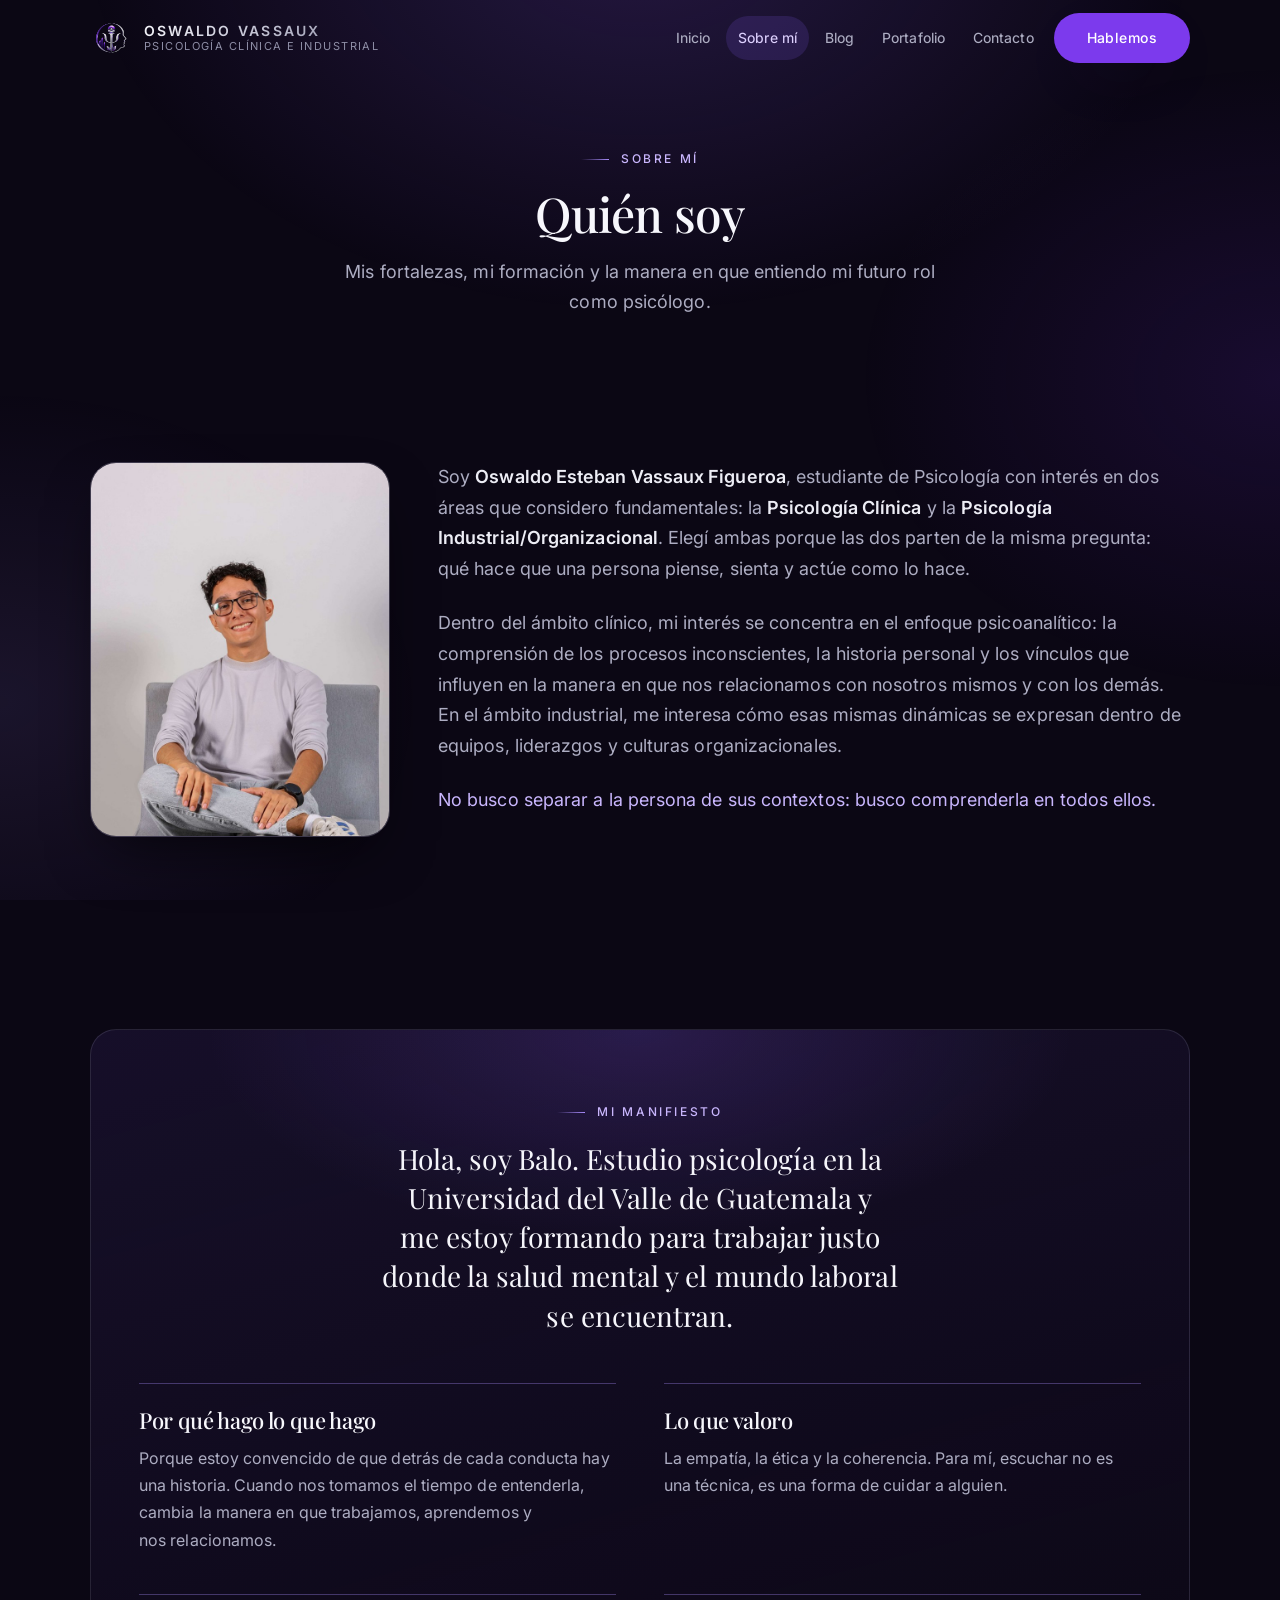
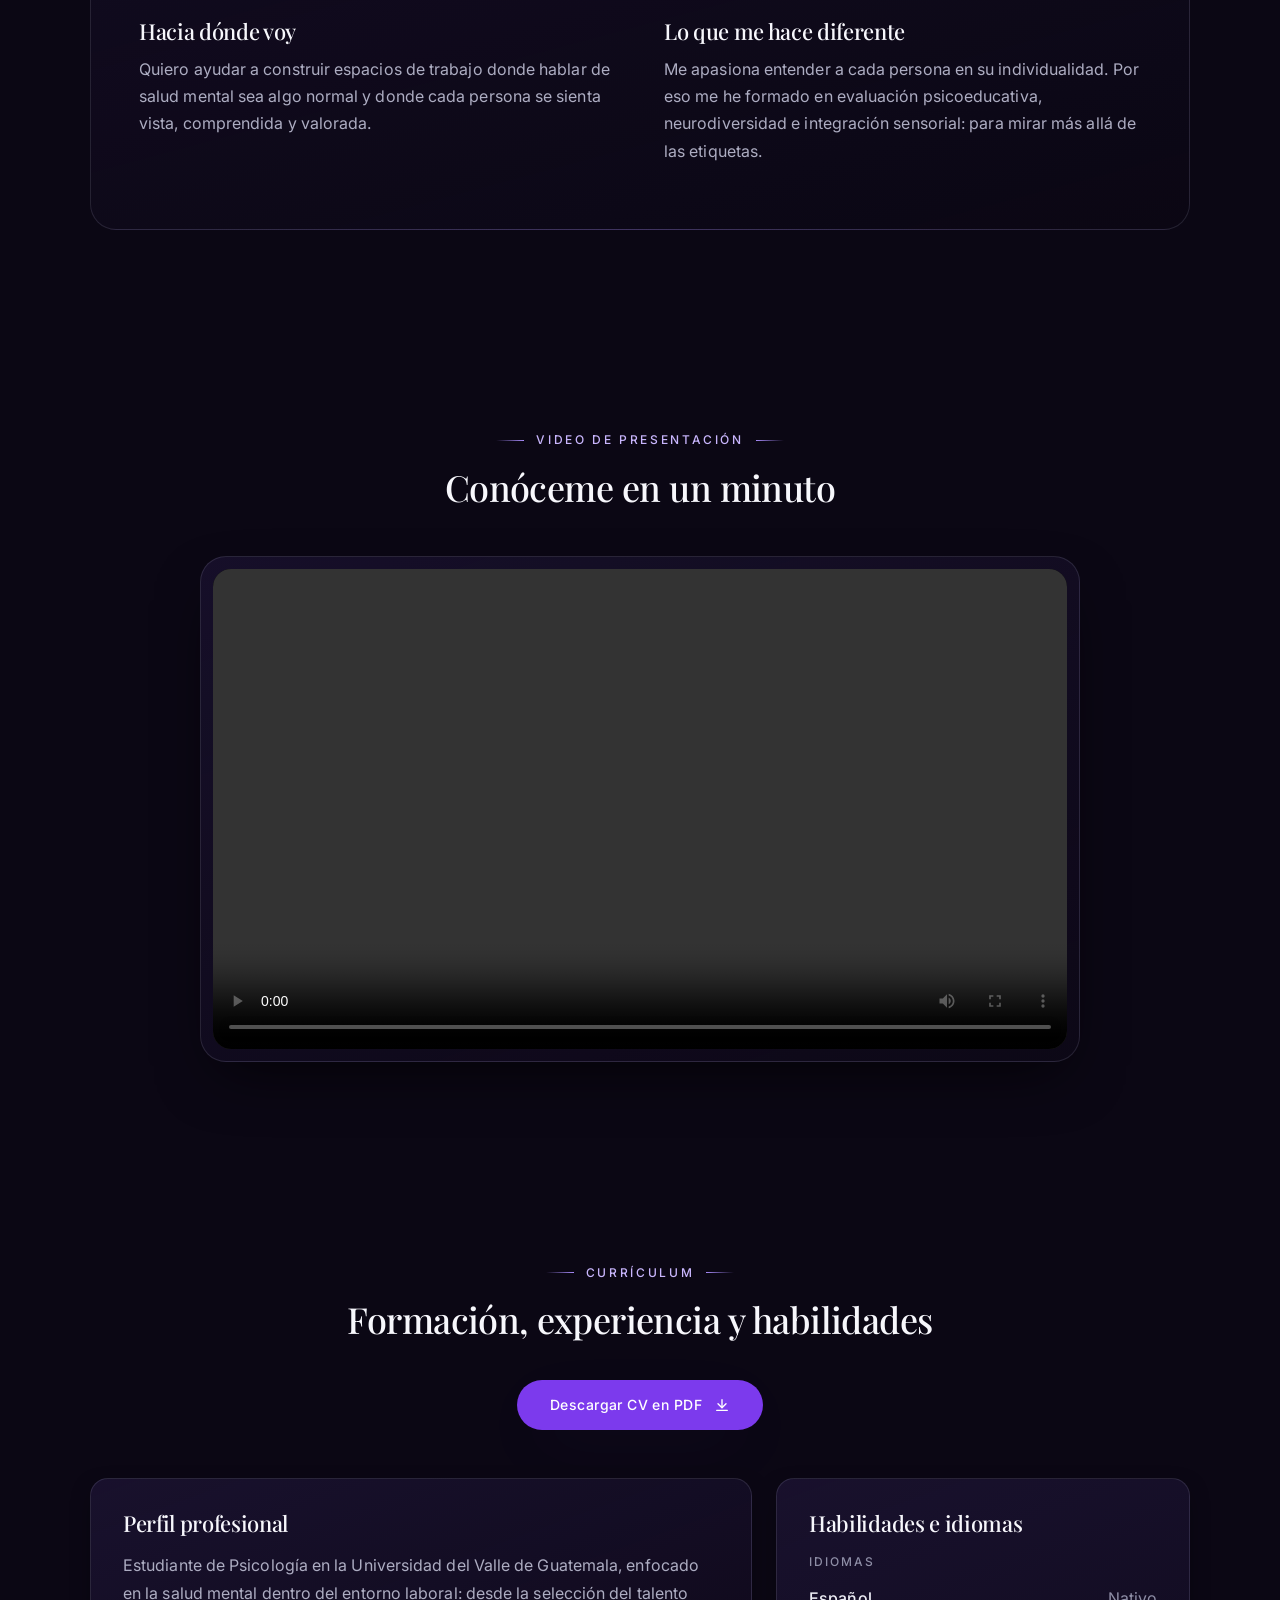
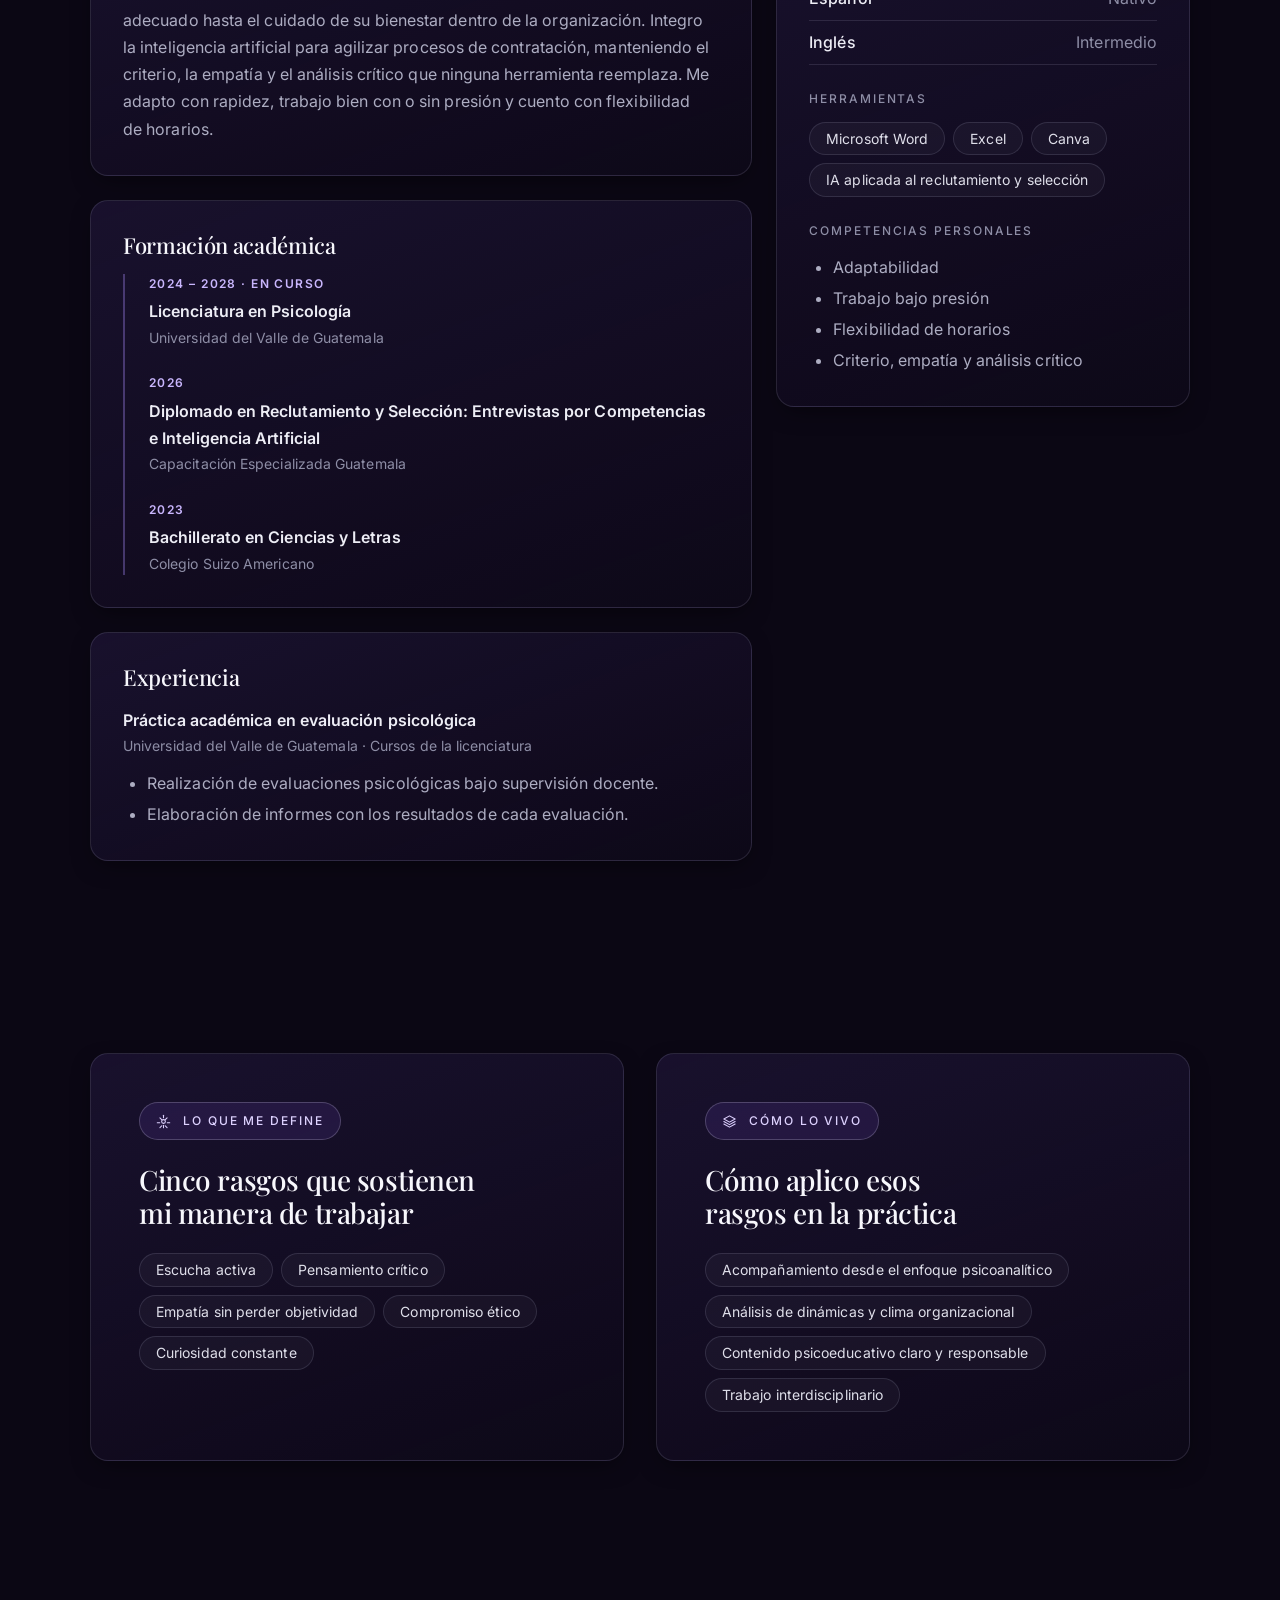
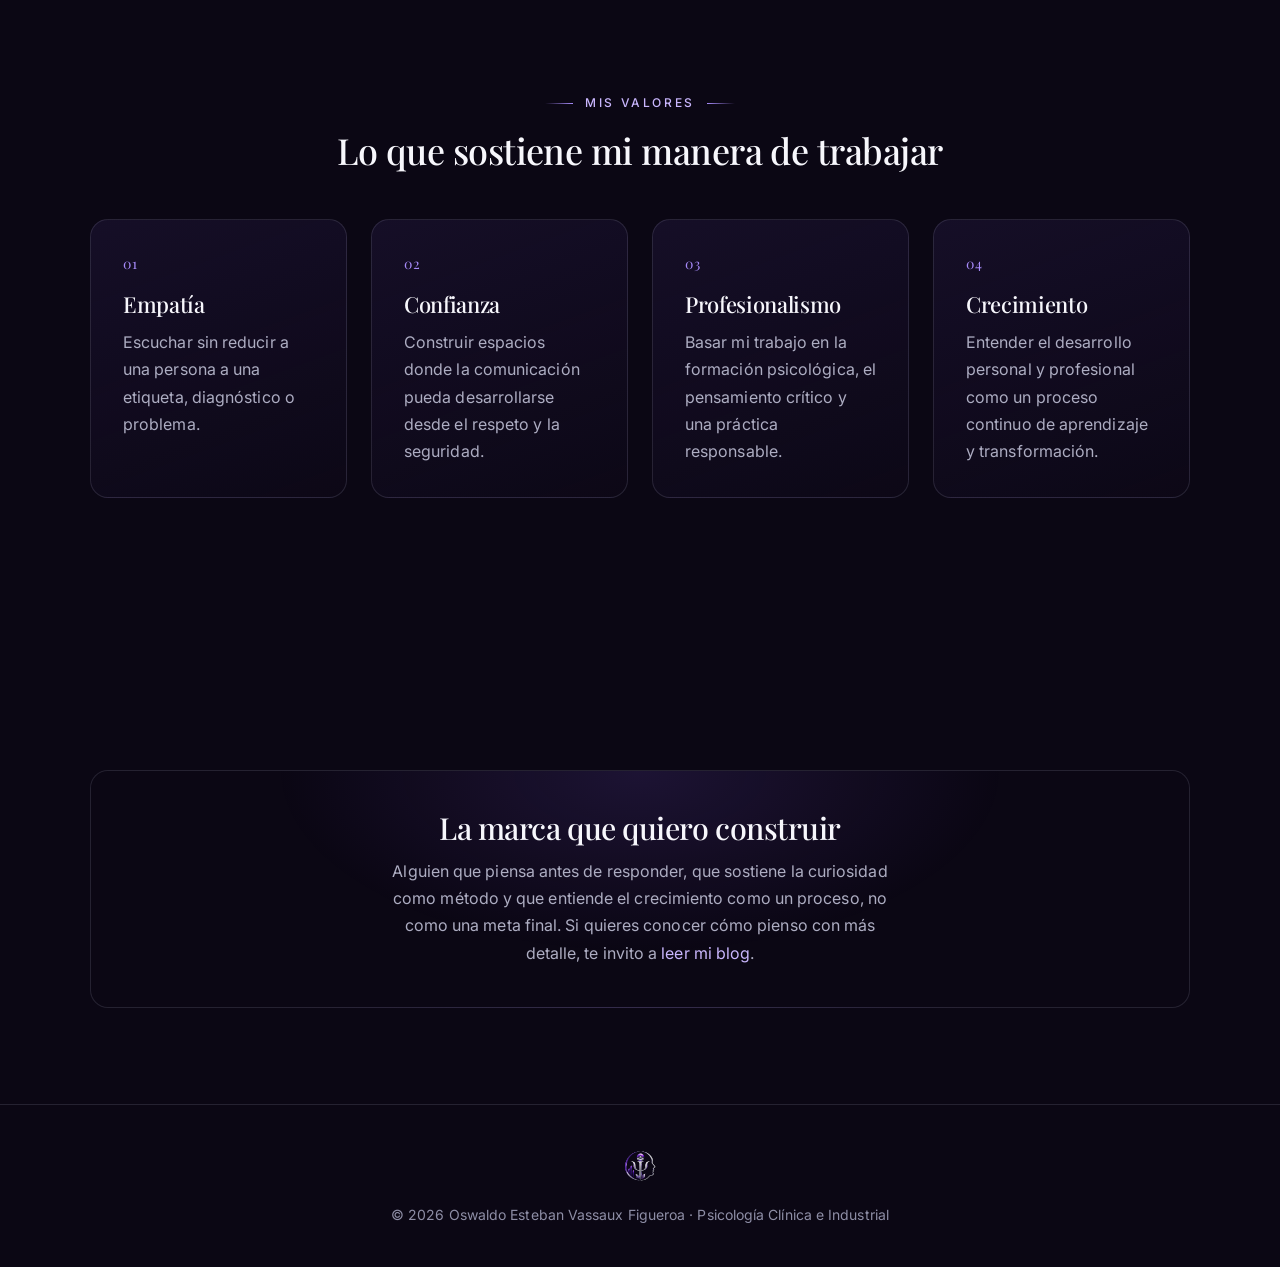
<file: sobre-mi.html>
<!DOCTYPE html>
<html lang="es" class="no-js">
<head>
<meta charset="UTF-8">
<meta name="viewport" content="width=device-width, initial-scale=1">
<title>Sobre mí — Oswaldo Vassaux</title>
<meta name="description" content="Mis fortalezas, mi formación y mi visión profesional como estudiante de Psicología Clínica e Industrial/Organizacional.">
<meta name="theme-color" content="#0B0714">

<meta property="og:type" content="profile">
<meta property="og:locale" content="es_GT">
<meta property="og:title" content="Sobre mí — Oswaldo Vassaux">
<meta property="og:description" content="Mis fortalezas, mi formación y mi visión profesional.">
<meta property="og:image" content="assets/img/og.jpg">
<meta name="twitter:card" content="summary_large_image">

<link rel="icon" href="assets/img/favicon-32.png" sizes="32x32" type="image/png">
<link rel="apple-touch-icon" href="assets/img/apple-touch-icon.png">

<link rel="preconnect" href="https://fonts.googleapis.com">
<link rel="preconnect" href="https://fonts.gstatic.com" crossorigin>
<link href="https://fonts.googleapis.com/css2?family=Inter:wght@300;400;500;600&family=Playfair+Display:ital,wght@0,400;0,500;0,600;1,400;1,500&display=swap" rel="stylesheet">
<link rel="stylesheet" href="assets/css/styles.css">
<script>document.documentElement.classList.remove('no-js');</script>
</head>
<body>

<a class="skip-link" href="#main">Saltar al contenido principal</a>

<header class="header" id="header">
  <div class="container header__inner">
    <a class="brand" href="index.html" aria-label="Oswaldo Vassaux — inicio">
      <img class="mark mark--nav" src="assets/img/marca.png" alt="" width="640" height="640" decoding="async">
      <span class="brand__text">
        <span class="brand__name">Oswaldo Vassaux</span>
        <span class="brand__role">Psicología Clínica e Industrial</span>
      </span>
    </a>
    <button class="nav__toggle" id="navToggle" type="button"
            aria-expanded="false" aria-controls="primaryNav" aria-label="Abrir menú de navegación">
      <span class="nav__toggle-bars" aria-hidden="true"><span></span><span></span><span></span></span>
    </button>
    <nav class="nav" id="primaryNav" aria-label="Navegación principal">
      <ul class="nav__list">
        <li><a class="nav__link" href="index.html">Inicio</a></li>
        <li><a class="nav__link" href="sobre-mi.html">Sobre mí</a></li>
        <li><a class="nav__link" href="blog.html">Blog</a></li>
        <li><a class="nav__link" href="portafolio.html">Portafolio</a></li>
        <li><a class="nav__link" href="contacto.html">Contacto</a></li>
      </ul>
      <a class="btn btn--primary" href="contacto.html">Hablemos</a>
    </nav>
  </div>
</header>

<main id="main">

<section class="page-hero">
  <div class="container">
    <p class="eyebrow reveal">Sobre mí</p>
    <h1 class="page-hero__title reveal" style="--reveal-delay:60ms">Quién soy</h1>
    <p class="page-hero__lead reveal" style="--reveal-delay:120ms">
      Mis fortalezas, mi formación y la manera en que entiendo mi futuro rol
      como psicólogo.
    </p>
  </div>
</section>

<section class="section section--tight">
  <div class="container bio-grid">

    <div class="profile-photo-wrap reveal">
      <img class="profile-photo" src="assets/img/foto-sobre-mi.jpg"
           alt="Oswaldo Vassaux" width="720" height="900" decoding="async">
    </div>

    <div class="prose reveal" style="--reveal-delay:100ms">
      <p>
        Soy <strong>Oswaldo Esteban Vassaux Figueroa</strong>, estudiante de Psicología
        con interés en dos áreas que considero fundamentales: la <strong>Psicología
        Clínica</strong> y la <strong>Psicología Industrial/Organizacional</strong>.
        Elegí ambas porque las dos parten de la misma pregunta: qué hace que una
        persona piense, sienta y actúe como lo hace.
      </p>
      <p>
        Dentro del ámbito clínico, mi interés se concentra en el enfoque psicoanalítico:
        la comprensión de los procesos inconscientes, la historia personal y los
        vínculos que influyen en la manera en que nos relacionamos con nosotros
        mismos y con los demás. En el ámbito industrial, me interesa cómo esas mismas
        dinámicas se expresan dentro de equipos, liderazgos y culturas organizacionales.
      </p>
      <p><em>No busco separar a la persona de sus contextos: busco comprenderla en todos ellos.</em></p>
    </div>

  </div>
</section>

<section class="section section--tight" id="manifiesto">
  <div class="container">
    <div class="manifesto reveal">
      <p class="eyebrow">Mi manifiesto</p>
      <p class="manifesto__intro">
        Hola, soy Balo. Estudio psicología en la Universidad del Valle de
        Guatemala y me estoy formando para trabajar justo donde la salud mental
        y el mundo laboral se encuentran.
      </p>

      <div class="manifesto__grid">
        <article class="manifesto__item">
          <h2 class="manifesto__title">Por qué hago lo que hago</h2>
          <p>
            Porque estoy convencido de que detrás de cada conducta hay una
            historia. Cuando nos tomamos el tiempo de entenderla, cambia la
            manera en que trabajamos, aprendemos y nos relacionamos.
          </p>
        </article>
        <article class="manifesto__item">
          <h2 class="manifesto__title">Lo que valoro</h2>
          <p>
            La empatía, la ética y la coherencia. Para mí, escuchar no es una
            técnica, es una forma de cuidar a alguien.
          </p>
        </article>
        <article class="manifesto__item">
          <h2 class="manifesto__title">Hacia dónde voy</h2>
          <p>
            Quiero ayudar a construir espacios de trabajo donde hablar de salud
            mental sea algo normal y donde cada persona se sienta vista,
            comprendida y valorada.
          </p>
        </article>
        <article class="manifesto__item">
          <h2 class="manifesto__title">Lo que me hace diferente</h2>
          <p>
            Me apasiona entender a cada persona en su individualidad. Por eso me
            he formado en evaluación psicoeducativa, neurodiversidad e
            integración sensorial: para mirar más allá de las etiquetas.
          </p>
        </article>
      </div>
    </div>
  </div>
</section>

<section class="section section--tight" id="video">
  <div class="container">
    <header class="section__head section__head--center reveal">
      <p class="eyebrow">Video de presentación</p>
      <h2 class="section__title">Conóceme en un minuto</h2>
    </header>
    <figure class="video-frame reveal">
      <video controls preload="metadata" playsinline width="854" height="480">
        <source src="assets/videos/video-presentacion.mp4" type="video/mp4">
        Tu navegador no puede reproducir este video.
        <a href="assets/videos/video-presentacion.mp4">Descárgalo aquí</a>.
      </video>
    </figure>
  </div>
</section>

<section class="section section--tight" id="cv">
  <div class="container">
    <header class="section__head section__head--center reveal">
      <p class="eyebrow">Currículum</p>
      <h2 class="section__title">Formación, experiencia y habilidades</h2>
      <a class="btn btn--primary" href="assets/docs/cv-oswaldo-vassaux.pdf" download>
        Descargar CV en PDF
        <svg class="btn__icon" viewBox="0 0 24 24" fill="none" stroke="currentColor" stroke-width="2" stroke-linecap="round" stroke-linejoin="round" aria-hidden="true"><path d="M12 4v12"/><path d="m6 10 6 6 6-6"/><path d="M4 20h16"/></svg>
      </a>
    </header>

    <div class="cv-grid">

      <div class="cv-main">
        <article class="panel cv-block reveal">
          <h3 class="cv-block__title">Perfil profesional</h3>
          <p class="cv-text">
            Estudiante de Psicología en la Universidad del Valle de Guatemala,
            enfocado en la salud mental dentro del entorno laboral: desde la
            selección del talento adecuado hasta el cuidado de su bienestar dentro
            de la organización. Integro la inteligencia artificial para agilizar
            procesos de contratación, manteniendo el criterio, la empatía y el
            análisis crítico que ninguna herramienta reemplaza. Me adapto con
            rapidez, trabajo bien con o sin presión y cuento con flexibilidad de
            horarios.
          </p>
        </article>

        <article class="panel cv-block reveal">
          <h3 class="cv-block__title">Formación académica</h3>
          <ol class="cv-timeline">
            <li class="cv-item">
              <p class="cv-item__date">2024 – 2028 · En curso</p>
              <p class="cv-item__title">Licenciatura en Psicología</p>
              <p class="cv-item__place">Universidad del Valle de Guatemala</p>
            </li>
            <li class="cv-item">
              <p class="cv-item__date">2026</p>
              <p class="cv-item__title">Diplomado en Reclutamiento y Selección: Entrevistas por Competencias e Inteligencia Artificial</p>
              <p class="cv-item__place">Capacitación Especializada Guatemala</p>
            </li>
            <li class="cv-item">
              <p class="cv-item__date">2023</p>
              <p class="cv-item__title">Bachillerato en Ciencias y Letras</p>
              <p class="cv-item__place">Colegio Suizo Americano</p>
            </li>
          </ol>
        </article>

        <article class="panel cv-block reveal">
          <h3 class="cv-block__title">Experiencia</h3>
          <p class="cv-item__title">Práctica académica en evaluación psicológica</p>
          <p class="cv-item__place">Universidad del Valle de Guatemala · Cursos de la licenciatura</p>
          <ul class="cv-list">
            <li>Realización de evaluaciones psicológicas bajo supervisión docente.</li>
            <li>Elaboración de informes con los resultados de cada evaluación.</li>
          </ul>
        </article>
      </div>

      <aside class="panel cv-block cv-side reveal" style="--reveal-delay:100ms" aria-label="Habilidades e idiomas">
        <h3 class="cv-block__title">Habilidades e idiomas</h3>

        <p class="chips__label">Idiomas</p>
        <dl class="cv-langs">
          <div><dt>Español</dt><dd>Nativo</dd></div>
          <div><dt>Inglés</dt><dd>Intermedio</dd></div>
        </dl>

        <p class="chips__label">Herramientas</p>
        <ul class="chips">
          <li class="chip">Microsoft Word</li>
          <li class="chip">Excel</li>
          <li class="chip">Canva</li>
          <li class="chip">IA aplicada al reclutamiento y selección</li>
        </ul>

        <p class="chips__label">Competencias personales</p>
        <ul class="cv-list">
          <li>Adaptabilidad</li>
          <li>Trabajo bajo presión</li>
          <li>Flexibilidad de horarios</li>
          <li>Criterio, empatía y análisis crítico</li>
        </ul>
      </aside>

    </div>
  </div>
</section>

<section class="section section--tight">
  <div class="container">
    <div class="areas">

      <article class="panel area reveal">
        <span class="area__badge">
          <svg viewBox="0 0 24 24" fill="none" stroke="currentColor" stroke-width="1.7" stroke-linecap="round" stroke-linejoin="round" aria-hidden="true">
            <path d="M12 2v4"/><path d="m6.3 6.3 2.8 2.8"/><path d="M2 14h4"/><path d="m6.3 21.7 2.8-2.8"/><path d="M12 18v4"/><path d="m14.9 18.9 2.8 2.8"/><path d="M18 14h4"/><path d="m14.9 9.1 2.8-2.8"/><circle cx="12" cy="12" r="3"/>
          </svg>
          Lo que me define
        </span>
        <h2 class="area__title">Cinco rasgos que sostienen mi manera de trabajar</h2>
        <ul class="chips" aria-label="Rasgos personales">
          <li class="chip">Escucha activa</li>
          <li class="chip">Pensamiento crítico</li>
          <li class="chip">Empatía sin perder objetividad</li>
          <li class="chip">Compromiso ético</li>
          <li class="chip">Curiosidad constante</li>
        </ul>
      </article>

      <article class="panel area reveal" style="--reveal-delay:100ms">
        <span class="area__badge">
          <svg viewBox="0 0 24 24" fill="none" stroke="currentColor" stroke-width="1.7" stroke-linecap="round" stroke-linejoin="round" aria-hidden="true">
            <path d="M12 3 3 8l9 5 9-5-9-5Z"/><path d="M3 16l9 5 9-5"/><path d="M3 12l9 5 9-5"/>
          </svg>
          Cómo lo vivo
        </span>
        <h2 class="area__title">Cómo aplico esos rasgos en la práctica</h2>
        <ul class="chips" aria-label="Servicios y aportes profesionales">
          <li class="chip">Acompañamiento desde el enfoque psicoanalítico</li>
          <li class="chip">Análisis de dinámicas y clima organizacional</li>
          <li class="chip">Contenido psicoeducativo claro y responsable</li>
          <li class="chip">Trabajo interdisciplinario</li>
        </ul>
      </article>

    </div>
  </div>
</section>

<section class="section" id="valores">
  <div class="container">
    <header class="section__head section__head--center reveal">
      <p class="eyebrow">Mis valores</p>
      <h2 class="section__title">Lo que sostiene mi manera de trabajar</h2>
    </header>

    <div class="values">
      <article class="value reveal">
        <h3 class="value__title">Empatía</h3>
        <p class="value__text">Escuchar sin reducir a una persona a una etiqueta, diagnóstico o problema.</p>
      </article>
      <article class="value reveal" style="--reveal-delay:80ms">
        <h3 class="value__title">Confianza</h3>
        <p class="value__text">Construir espacios donde la comunicación pueda desarrollarse desde el respeto y la seguridad.</p>
      </article>
      <article class="value reveal" style="--reveal-delay:160ms">
        <h3 class="value__title">Profesionalismo</h3>
        <p class="value__text">Basar mi trabajo en la formación psicológica, el pensamiento crítico y una práctica responsable.</p>
      </article>
      <article class="value reveal" style="--reveal-delay:240ms">
        <h3 class="value__title">Crecimiento</h3>
        <p class="value__text">Entender el desarrollo personal y profesional como un proceso continuo de aprendizaje y transformación.</p>
      </article>
    </div>
  </div>
</section>

<section class="section section--tight">
  <div class="container">
    <div class="closing-note reveal">
      <h3>La marca que quiero construir</h3>
      <p>
        Alguien que piensa antes de responder, que sostiene la curiosidad como
        método y que entiende el crecimiento como un proceso, no como una meta
        final. Si quieres conocer cómo pienso con más detalle, te invito a
        <a href="blog.html" style="color:var(--color-violet-300)">leer mi blog</a>.
      </p>
    </div>
  </div>
</section>

</main>

<footer class="footer">
  <div class="container footer__inner">
    <img class="mark mark--nav" src="assets/img/marca.png" alt="" width="640" height="640" loading="lazy" decoding="async">
    <p class="footer__note">
      © <span id="year">2026</span> Oswaldo Esteban Vassaux Figueroa · Psicología Clínica e Industrial
    </p>
  </div>
</footer>

<script src="assets/js/main.js" defer></script>
</body>
</html>
</file>
<file: assets/css/styles.css>
/* ==========================================================================
   OSWALDO VASSAUX — Psicología Clínica e Industrial
   Design system: Minimalism & Swiss Style (dark editorial)
   Palette derived from the brand logo: aubergine, metallic silver, violet
   ========================================================================== */

/* --------------------------------------------------------------------------
   1. TOKENS
   -------------------------------------------------------------------------- */

:root {
  /* --- Surfaces (deep aubergine, from the logo background) --- */
  --color-bg:            #0B0714;
  --color-surface:       #100A1C;
  --color-surface-2:     #17102A;
  --color-surface-3:     #1E1537;

  /* --- Silver (metallic emblem) --- */
  --color-silver-100:    #F5F5FA;
  --color-silver-200:    #DFDFEA;
  --color-silver-300:    #C6C6D6;
  --color-silver-400:    #A2A2B8;
  --color-silver-500:    #82829A;

  /* --- Violet (gradient of the mark) --- */
  --color-violet-200:    #DDD1FE;
  --color-violet-300:    #C9B6FD;
  --color-violet-400:    #A78BFA;
  --color-violet-500:    #8B5CF6;
  --color-violet-600:    #7C3AED;
  --color-violet-700:    #6D28D9;
  --color-violet-900:    #3B1D75;

  /* --- Leaf accent (growth) --- */
  --color-leaf:          #9BD5B4;

  /* --- Semantic --- */
  --color-text:          #EDEDF5;   /* 16:1 on --color-bg */
  --color-text-muted:    #ADADC2;   /*  8.5:1 on --color-bg */
  --color-text-subtle:   #8E8EA6;   /*  5.6:1 on --color-bg */
  --color-heading:       #F7F7FC;
  --color-accent:        var(--color-violet-400);
  --color-cta:           var(--color-violet-600);
  --color-on-cta:        #FFFFFF;   /* 5.1:1 on --color-cta */
  --color-border:        rgba(199, 198, 224, 0.14);
  --color-border-strong: rgba(199, 198, 224, 0.26);
  --color-ring:          var(--color-violet-300);

  /* --- Gradients --- */
  --grad-silver: linear-gradient(135deg, #F5F5FA 0%, #C6C6D6 45%, #8E8EA6 100%);
  --grad-violet: linear-gradient(135deg, #C9B6FD 0%, #8B5CF6 55%, #6D28D9 100%);
  --grad-mixed:  linear-gradient(115deg, #DFDFEA 0%, #C9B6FD 40%, #8B5CF6 100%);

  /* --- Typography --- */
  --font-heading: 'Playfair Display', Georgia, 'Times New Roman', serif;
  --font-body:    'Inter', -apple-system, BlinkMacSystemFont, 'Segoe UI', Roboto, sans-serif;

  --text-xs:   0.75rem;    /* 12 */
  --text-sm:   0.875rem;   /* 14 */
  --text-base: 1rem;       /* 16 */
  --text-lg:   1.125rem;   /* 18 */
  --text-xl:   1.375rem;   /* 22 */
  --text-2xl:  1.75rem;    /* 28 */
  --text-3xl:  2.25rem;    /* 36 */
  --text-4xl:  3rem;       /* 48 */
  --text-5xl:  4rem;       /* 64 */

  /* --- Spacing (spacious scale, density dial = 3) --- */
  --space-1:  0.25rem;
  --space-2:  0.5rem;
  --space-3:  0.75rem;
  --space-4:  1rem;
  --space-5:  1.5rem;
  --space-6:  2rem;
  --space-7:  2.5rem;
  --space-8:  3rem;
  --space-9:  4rem;
  --space-10: 6rem;
  --space-11: 8rem;

  /* --- Radii --- */
  --radius-sm:  6px;
  --radius-md:  12px;
  --radius-lg:  18px;
  --radius-xl:  26px;
  --radius-pill: 999px;

  /* --- Motion (tier: standard) --- */
  --ease-out:   cubic-bezier(0.22, 0.61, 0.36, 1);
  --ease-in-out: cubic-bezier(0.65, 0, 0.35, 1);
  --dur-fast:   160ms;
  --dur-base:   240ms;
  --dur-slow:   520ms;

  /* --- Layout --- */
  --container: 1180px;
  --measure:   68ch;

  /* --- Elevation --- */
  --shadow-sm: 0 1px 2px rgba(0, 0, 0, 0.4);
  --shadow-md: 0 8px 24px -8px rgba(0, 0, 0, 0.6);
  --shadow-lg: 0 24px 60px -20px rgba(0, 0, 0, 0.75);
  --shadow-violet: 0 20px 60px -24px rgba(139, 92, 246, 0.55);

  /* --- Z-index scale --- */
  --z-base: 0;
  --z-raised: 10;
  --z-sticky: 40;
  --z-overlay: 100;
  --z-modal: 1000;
}

/* --------------------------------------------------------------------------
   2. RESET & BASE
   -------------------------------------------------------------------------- */

*,
*::before,
*::after { box-sizing: border-box; }

* { margin: 0; }

html {
  -webkit-text-size-adjust: 100%;
  scroll-behavior: smooth;
  scroll-padding-top: 6rem;
}

body {
  min-height: 100dvh;
  background-color: var(--color-bg);
  color: var(--color-text);
  font-family: var(--font-body);
  font-size: var(--text-base);
  line-height: 1.7;
  font-weight: 400;
  letter-spacing: 0.005em;
  -webkit-font-smoothing: antialiased;
  -moz-osx-font-smoothing: grayscale;
  overflow-x: hidden;
}

/* Ambient light from the logo's violet glow */
body::before {
  content: "";
  position: fixed;
  inset: 0;
  z-index: -1;
  pointer-events: none;
  background:
    radial-gradient(ellipse 900px 620px at 50% -8%,  rgba(139, 92, 246, 0.20), transparent 62%),
    radial-gradient(ellipse 700px 520px at 100% 42%, rgba(109, 40, 217, 0.14), transparent 60%),
    radial-gradient(ellipse 700px 520px at 0% 78%,   rgba(167, 139, 250, 0.10), transparent 60%);
}

img, svg { display: block; max-width: 100%; }
svg { height: auto; }

h1, h2, h3, h4 {
  font-family: var(--font-heading);
  color: var(--color-heading);
  font-weight: 500;
  line-height: 1.15;
  letter-spacing: -0.015em;
  text-wrap: balance;
}

p { text-wrap: pretty; overflow-wrap: anywhere; }

a { color: inherit; text-decoration: none; }

ul { list-style: none; padding: 0; }

::selection {
  background: var(--color-violet-600);
  color: #fff;
}

/* Focus — WCAG 2.2: >=2px perimeter, 3:1 state contrast */
:focus-visible {
  outline: 2px solid var(--color-ring);
  outline-offset: 3px;
  border-radius: var(--radius-sm);
}
:focus:not(:focus-visible) { outline: none; }

.skip-link {
  position: absolute;
  left: var(--space-4);
  top: var(--space-4);
  z-index: var(--z-modal);
  transform: translateY(-200%);
  background: var(--color-violet-600);
  color: #fff;
  padding: var(--space-3) var(--space-5);
  border-radius: var(--radius-sm);
  font-size: var(--text-sm);
  font-weight: 500;
  transition: transform var(--dur-base) var(--ease-out);
}
.skip-link:focus { transform: translateY(0); }

.sr-only {
  position: absolute;
  width: 1px; height: 1px;
  padding: 0; margin: -1px;
  overflow: hidden;
  clip: rect(0 0 0 0);
  clip-path: inset(50%);
  white-space: nowrap;
  border: 0;
}

/* --------------------------------------------------------------------------
   3. LAYOUT PRIMITIVES
   -------------------------------------------------------------------------- */

.container {
  width: 100%;
  max-width: var(--container);
  margin-inline: auto;
  padding-inline: var(--space-5);
}

.section {
  position: relative;
  padding-block: var(--space-10);
}

.section--tight { padding-block: var(--space-9); }

.section__head {
  max-width: 44rem;
  margin-bottom: var(--space-8);
}
.section__head--center {
  margin-inline: auto;
  text-align: center;
}

.eyebrow {
  display: inline-flex;
  align-items: center;
  gap: var(--space-3);
  font-family: var(--font-body);
  font-size: var(--text-xs);
  font-weight: 500;
  letter-spacing: 0.22em;
  text-transform: uppercase;
  color: var(--color-violet-300);
  margin-bottom: var(--space-4);
}
.eyebrow::before {
  content: "";
  width: 28px;
  height: 1px;
  background: linear-gradient(90deg, transparent, var(--color-violet-400));
  flex: none;
}
.section__head--center .eyebrow::after {
  content: "";
  width: 28px;
  height: 1px;
  background: linear-gradient(270deg, transparent, var(--color-violet-400));
  flex: none;
}

.section__title {
  font-size: clamp(1.75rem, 1.15rem + 2.6vw, var(--text-3xl));
  margin-bottom: var(--space-4);
}

.section__lead {
  font-size: var(--text-lg);
  color: var(--color-text-muted);
  max-width: var(--measure);
}
.section__head--center .section__lead { margin-inline: auto; }

.prose > * + * { margin-top: var(--space-5); }
.prose p {
  color: var(--color-text-muted);
  max-width: var(--measure);
  font-size: var(--text-lg);
}
.prose strong {
  color: var(--color-text);
  font-weight: 600;
}
.prose em {
  color: var(--color-violet-300);
  font-style: normal;
}

.rule {
  height: 1px;
  border: 0;
  background: linear-gradient(90deg, transparent, var(--color-border-strong) 22%, var(--color-border-strong) 78%, transparent);
  margin: 0;
}

/* --------------------------------------------------------------------------
   4. BRAND MARK
   -------------------------------------------------------------------------- */

.mark { display: block; height: auto; }
.mark--nav   { width: 42px; }
.mark--hero  { width: clamp(190px, 42vw, 300px); }
.mark--panel { width: clamp(200px, 44vw, 330px); }

/* El PNG ya trae su propio brillo metálico: solo una sombra sutil de apoyo */
.mark--hero {
  filter: drop-shadow(0 16px 40px rgba(139, 92, 246, 0.30));
}

/* --------------------------------------------------------------------------
   5. HEADER / NAVIGATION
   -------------------------------------------------------------------------- */

.header {
  position: sticky;
  top: 0;
  z-index: var(--z-sticky);
  border-bottom: 1px solid transparent;
  transition: background-color var(--dur-base) var(--ease-out),
              border-color var(--dur-base) var(--ease-out),
              backdrop-filter var(--dur-base) var(--ease-out);
}

.header.is-stuck {
  background-color: rgba(11, 7, 20, 0.82);
  backdrop-filter: blur(16px) saturate(140%);
  -webkit-backdrop-filter: blur(16px) saturate(140%);
  border-bottom-color: var(--color-border);
}

.header__inner {
  display: flex;
  align-items: center;
  justify-content: space-between;
  gap: var(--space-5);
  min-height: 76px;
}

.brand {
  display: flex;
  align-items: center;
  gap: var(--space-3);
  flex: none;
  padding: var(--space-2);
  margin: calc(var(--space-2) * -1);
  border-radius: var(--radius-md);
}

.brand__text { display: flex; flex-direction: column; line-height: 1.2; }

.brand__name {
  font-family: var(--font-body);
  font-size: var(--text-sm);
  font-weight: 600;
  letter-spacing: 0.16em;
  text-transform: uppercase;
  background: var(--grad-silver);
  -webkit-background-clip: text;
  background-clip: text;
  color: transparent;
}

.brand__role {
  font-size: 0.6875rem;
  letter-spacing: 0.13em;
  text-transform: uppercase;
  color: var(--color-text-subtle);
}

.nav { display: flex; align-items: center; gap: var(--space-2); }

.nav__list {
  display: flex;
  align-items: center;
  gap: var(--space-1);
}

.nav__link {
  display: inline-flex;
  align-items: center;
  min-height: 44px;
  padding: var(--space-2) var(--space-3);
  border-radius: var(--radius-pill);
  font-size: var(--text-sm);
  font-weight: 450;
  white-space: nowrap;
  color: var(--color-text-muted);
  transition: color var(--dur-fast) var(--ease-out),
              background-color var(--dur-fast) var(--ease-out);
  cursor: pointer;
}
.nav__link:hover { color: var(--color-text); background-color: rgba(199, 198, 224, 0.07); }
.nav__link[aria-current="page"] {
  color: var(--color-violet-200);
  background-color: rgba(139, 92, 246, 0.16);
}

.nav__toggle {
  display: none;
  align-items: center;
  justify-content: center;
  width: 46px;
  height: 46px;
  border: 1px solid var(--color-border-strong);
  border-radius: var(--radius-md);
  background: rgba(199, 198, 224, 0.05);
  color: var(--color-text);
  cursor: pointer;
  transition: background-color var(--dur-fast) var(--ease-out);
}
.nav__toggle:hover { background: rgba(199, 198, 224, 0.11); }

.nav__toggle-bars { width: 20px; height: 14px; position: relative; }
.nav__toggle-bars span {
  position: absolute;
  left: 0;
  width: 100%;
  height: 1.5px;
  border-radius: 2px;
  background: currentColor;
  transition: transform var(--dur-base) var(--ease-out),
              opacity var(--dur-fast) var(--ease-out);
}
.nav__toggle-bars span:nth-child(1) { top: 0; }
.nav__toggle-bars span:nth-child(2) { top: 6.25px; }
.nav__toggle-bars span:nth-child(3) { top: 12.5px; }

.nav__toggle[aria-expanded="true"] .nav__toggle-bars span:nth-child(1) { transform: translateY(6.25px) rotate(45deg); }
.nav__toggle[aria-expanded="true"] .nav__toggle-bars span:nth-child(2) { opacity: 0; }
.nav__toggle[aria-expanded="true"] .nav__toggle-bars span:nth-child(3) { transform: translateY(-6.25px) rotate(-45deg); }

/* --------------------------------------------------------------------------
   6. BUTTONS
   -------------------------------------------------------------------------- */

.btn {
  display: inline-flex;
  align-items: center;
  justify-content: center;
  gap: var(--space-3);
  min-height: 48px;
  padding: var(--space-3) var(--space-6);
  border: 1px solid transparent;
  border-radius: var(--radius-pill);
  font-family: var(--font-body);
  font-size: var(--text-sm);
  font-weight: 500;
  letter-spacing: 0.03em;
  cursor: pointer;
  white-space: nowrap;
  transition: transform var(--dur-fast) var(--ease-out),
              background-color var(--dur-base) var(--ease-out),
              border-color var(--dur-base) var(--ease-out),
              box-shadow var(--dur-base) var(--ease-out),
              color var(--dur-base) var(--ease-out);
}

.btn:active { transform: translateY(1px); }

.btn--primary {
  background: var(--color-cta);
  color: var(--color-on-cta);
  box-shadow: var(--shadow-violet);
}
.btn--primary:hover {
  background: var(--color-violet-500);
  box-shadow: 0 24px 68px -22px rgba(139, 92, 246, 0.75);
}

.btn--ghost {
  background: rgba(199, 198, 224, 0.05);
  border-color: var(--color-border-strong);
  color: var(--color-text);
}
.btn--ghost:hover {
  background: rgba(199, 198, 224, 0.11);
  border-color: var(--color-silver-400);
}

.btn__icon { flex: none; width: 16px; height: 16px; }

/* --------------------------------------------------------------------------
   7. HERO
   -------------------------------------------------------------------------- */

.hero {
  position: relative;
  padding-block: var(--space-9) var(--space-10);
}

.hero__grid {
  display: grid;
  grid-template-columns: 1fr;
  gap: var(--space-8);
  align-items: center;
  justify-items: center;
  text-align: center;
}

.hero__mark-wrap { position: relative; display: grid; place-items: center; }

.hero__halo {
  position: absolute;
  width: 132%;
  aspect-ratio: 1;
  border-radius: 50%;
  background: radial-gradient(circle, rgba(139, 92, 246, 0.30) 0%, transparent 68%);
  animation: halo 7s var(--ease-in-out) infinite;
  pointer-events: none;
}

@keyframes halo {
  0%, 100% { opacity: 0.75; transform: scale(1); }
  50%      { opacity: 1;    transform: scale(1.06); }
}

.hero__name {
  font-family: var(--font-body);
  font-size: clamp(1.9rem, 0.9rem + 4.4vw, 3.6rem);
  font-weight: 300;
  letter-spacing: 0.16em;
  line-height: 1.1;
  text-transform: uppercase;
  background: var(--grad-silver);
  -webkit-background-clip: text;
  background-clip: text;
  color: transparent;
  margin-bottom: var(--space-4);
}

.hero__role {
  display: flex;
  align-items: center;
  justify-content: center;
  gap: var(--space-4);
  font-size: clamp(0.7rem, 0.6rem + 0.5vw, var(--text-sm));
  font-weight: 400;
  letter-spacing: 0.24em;
  text-transform: uppercase;
  color: var(--color-violet-300);
  margin-bottom: var(--space-7);
}
.hero__role::before,
.hero__role::after {
  content: "";
  height: 1px;
  width: clamp(20px, 8vw, 70px);
  background: linear-gradient(90deg, transparent, var(--color-violet-400), transparent);
  flex: none;
}

.hero__tagline {
  font-size: clamp(1.5rem, 1rem + 2.2vw, 2.75rem);
  font-weight: 400;
  font-style: italic;
  line-height: 1.25;
  margin-bottom: var(--space-6);
  max-width: 20ch;
  margin-inline: auto;
}
.hero__tagline em {
  font-style: italic;
  background: var(--grad-mixed);
  -webkit-background-clip: text;
  background-clip: text;
  color: transparent;
}

.hero__body { max-width: 60ch; margin-inline: auto; }
.hero__body p {
  color: var(--color-text-muted);
  font-size: var(--text-lg);
}
.hero__body p + p { margin-top: var(--space-4); }

.hero__pillars {
  display: flex;
  flex-wrap: wrap;
  justify-content: center;
  gap: var(--space-2) var(--space-3);
  margin-block: var(--space-7);
}

.pillar {
  display: inline-flex;
  align-items: center;
  gap: var(--space-2);
  padding: var(--space-2) var(--space-4);
  border: 1px solid var(--color-border);
  border-radius: var(--radius-pill);
  background: rgba(199, 198, 224, 0.04);
  font-size: var(--text-sm);
  font-weight: 450;
  color: var(--color-silver-200);
  letter-spacing: 0.05em;
}
.pillar::before {
  content: "";
  width: 5px;
  height: 5px;
  border-radius: 50%;
  background: var(--color-violet-400);
  flex: none;
}

.hero__actions {
  display: flex;
  flex-wrap: wrap;
  justify-content: center;
  gap: var(--space-3);
}

.hero__scroll {
  display: inline-flex;
  flex-direction: column;
  align-items: center;
  gap: var(--space-2);
  margin-top: var(--space-9);
  font-size: var(--text-xs);
  letter-spacing: 0.2em;
  text-transform: uppercase;
  color: var(--color-text-subtle);
  transition: color var(--dur-fast) var(--ease-out);
  cursor: pointer;
}
.hero__scroll:hover { color: var(--color-violet-300); }
.hero__scroll svg { animation: nudge 2.4s var(--ease-in-out) infinite; }

@keyframes nudge {
  0%, 100% { transform: translateY(0); }
  50%      { transform: translateY(5px); }
}

/* --------------------------------------------------------------------------
   8. CARDS / PANELS
   -------------------------------------------------------------------------- */

.panel {
  position: relative;
  padding: var(--space-7);
  border: 1px solid var(--color-border);
  border-radius: var(--radius-lg);
  background:
    linear-gradient(160deg, rgba(30, 21, 55, 0.72) 0%, rgba(16, 10, 28, 0.55) 100%);
  box-shadow: var(--shadow-md);
  transition: border-color var(--dur-base) var(--ease-out),
              transform var(--dur-base) var(--ease-out),
              box-shadow var(--dur-base) var(--ease-out);
}

.panel--interactive:hover {
  border-color: var(--color-border-strong);
  transform: translateY(-3px);
  box-shadow: var(--shadow-lg);
}

.panel__title {
  font-size: var(--text-xl);
  margin-bottom: var(--space-3);
}

.panel__text {
  color: var(--color-text-muted);
  font-size: var(--text-base);
}

/* --- Areas: two flagship columns --- */
.areas {
  display: grid;
  grid-template-columns: 1fr;
  gap: var(--space-6);
}

.area { display: flex; flex-direction: column; gap: var(--space-5); }

.area__badge {
  display: inline-flex;
  align-items: center;
  gap: var(--space-3);
  align-self: flex-start;
  padding: var(--space-2) var(--space-4);
  border-radius: var(--radius-pill);
  border: 1px solid var(--color-border-strong);
  background: rgba(139, 92, 246, 0.12);
  font-size: var(--text-xs);
  font-weight: 500;
  letter-spacing: 0.16em;
  text-transform: uppercase;
  color: var(--color-violet-200);
}
.area__badge svg { width: 15px; height: 15px; flex: none; }

.area__title { font-size: var(--text-2xl); }

.area__sub {
  font-family: var(--font-body);
  font-size: var(--text-sm);
  font-weight: 500;
  letter-spacing: 0.14em;
  text-transform: uppercase;
  color: var(--color-silver-400);
  margin-top: var(--space-3);
}

/* Ilustración de apoyo (PNG sin fondo) dentro de cada tarjeta de área */
.area__figure {
  width: 100%;
  max-width: 280px;
  margin-inline: auto;
}
.area__figure img {
  width: 100%;
  height: auto;
  display: block;
  filter: drop-shadow(0 16px 30px rgba(0, 0, 0, 0.35));
}

.area__text { color: var(--color-text-muted); }
.area__text + .area__text { margin-top: var(--space-4); }

.chips__label {
  font-size: var(--text-xs);
  font-weight: 500;
  letter-spacing: 0.16em;
  text-transform: uppercase;
  color: var(--color-text-subtle);
  margin-bottom: var(--space-3);
}

.chips {
  display: flex;
  flex-wrap: wrap;
  gap: var(--space-2);
}

.chip {
  display: inline-flex;
  align-items: center;
  min-height: 32px;
  padding: var(--space-1) var(--space-4);
  border: 1px solid var(--color-border);
  border-radius: var(--radius-pill);
  background: rgba(199, 198, 224, 0.045);
  font-size: var(--text-sm);
  color: var(--color-silver-200);
  transition: border-color var(--dur-fast) var(--ease-out),
              background-color var(--dur-fast) var(--ease-out);
}
.chip:hover {
  border-color: rgba(167, 139, 250, 0.5);
  background: rgba(139, 92, 246, 0.12);
}

.quote {
  position: relative;
  margin: 0;
  padding: var(--space-5) var(--space-5) var(--space-5) var(--space-7);
  border-left: 2px solid;
  border-image: linear-gradient(180deg, var(--color-violet-400), transparent) 1;
  font-family: var(--font-heading);
  font-size: var(--text-lg);
  font-style: italic;
  line-height: 1.5;
  color: var(--color-silver-200);
}

/* --------------------------------------------------------------------------
   9. CONVERGENCE BLOCK
   -------------------------------------------------------------------------- */

.converge {
  display: grid;
  grid-template-columns: 1fr;
  gap: var(--space-6);
  align-items: center;
  padding: var(--space-8) var(--space-6);
  border: 1px solid var(--color-border);
  border-radius: var(--radius-xl);
  background:
    radial-gradient(ellipse 620px 320px at 50% 0%, rgba(139, 92, 246, 0.16), transparent 70%),
    linear-gradient(165deg, rgba(30, 21, 55, 0.60), rgba(11, 7, 20, 0.35));
}

.converge__statement {
  font-size: clamp(1.25rem, 0.95rem + 1.5vw, 1.9rem);
  line-height: 1.35;
  text-align: center;
  max-width: 26ch;
  margin-inline: auto;
}
.converge__statement strong {
  font-weight: 500;
  background: var(--grad-mixed);
  -webkit-background-clip: text;
  background-clip: text;
  color: transparent;
}

.converge__cols {
  display: grid;
  grid-template-columns: 1fr;
  gap: var(--space-5);
  width: 100%;
}

.converge__col {
  padding: var(--space-5);
  border: 1px solid var(--color-border);
  border-radius: var(--radius-md);
  background: rgba(11, 7, 20, 0.4);
}
.converge__col h3 {
  font-family: var(--font-body);
  font-size: var(--text-xs);
  font-weight: 600;
  letter-spacing: 0.18em;
  text-transform: uppercase;
  color: var(--color-violet-300);
  margin-bottom: var(--space-3);
}
.converge__col p { color: var(--color-text-muted); font-size: var(--text-base); }

.converge__goal {
  text-align: center;
  font-size: clamp(1.1rem, 0.9rem + 1vw, 1.5rem);
  font-style: italic;
  color: var(--color-silver-100);
}

/* --------------------------------------------------------------------------
   10. VALUES
   -------------------------------------------------------------------------- */

.values {
  display: grid;
  grid-template-columns: 1fr;
  gap: var(--space-5);
  counter-reset: value;
}

.value {
  position: relative;
  padding: var(--space-6);
  border: 1px solid var(--color-border);
  border-radius: var(--radius-lg);
  background: linear-gradient(160deg, rgba(30, 21, 55, 0.55), rgba(16, 10, 28, 0.35));
  counter-increment: value;
  transition: border-color var(--dur-base) var(--ease-out),
              transform var(--dur-base) var(--ease-out);
}
.value:hover {
  border-color: rgba(167, 139, 250, 0.42);
  transform: translateY(-3px);
}

.value::before {
  content: counter(value, decimal-leading-zero);
  display: block;
  font-family: var(--font-heading);
  font-size: var(--text-sm);
  letter-spacing: 0.1em;
  color: var(--color-violet-400);
  margin-bottom: var(--space-4);
}

.value__title {
  font-size: var(--text-xl);
  margin-bottom: var(--space-3);
}

.value__text { color: var(--color-text-muted); font-size: var(--text-base); }

/* --------------------------------------------------------------------------
   11. PHILOSOPHY
   -------------------------------------------------------------------------- */

.philosophy {
  position: relative;
  text-align: center;
}

.philosophy__statement {
  font-size: clamp(1.5rem, 1.05rem + 2.1vw, 2.6rem);
  line-height: 1.28;
  max-width: 22ch;
  margin: 0 auto var(--space-7);
}
.philosophy__statement em {
  font-style: italic;
  background: var(--grad-mixed);
  -webkit-background-clip: text;
  background-clip: text;
  color: transparent;
}

.beats {
  display: flex;
  flex-wrap: wrap;
  justify-content: center;
  gap: var(--space-3);
  margin-block: var(--space-7);
}

.beat {
  padding: var(--space-2) var(--space-5);
  border: 1px solid var(--color-border);
  border-radius: var(--radius-pill);
  background: rgba(199, 198, 224, 0.04);
  font-family: var(--font-heading);
  font-size: var(--text-lg);
  font-style: italic;
  color: var(--color-silver-200);
}

.philosophy .prose { margin-inline: auto; }
.philosophy .prose p { margin-inline: auto; text-align: center; }

/* --------------------------------------------------------------------------
   12. CONTENT / PSYCHOEDUCATION
   -------------------------------------------------------------------------- */

.topics {
  display: grid;
  grid-template-columns: 1fr;
  gap: var(--space-5);
  margin-top: var(--space-7);
}

.closing-note {
  margin-top: var(--space-8);
  padding: var(--space-7);
  border: 1px solid var(--color-border);
  border-radius: var(--radius-lg);
  background: radial-gradient(ellipse 520px 260px at 50% 0%, rgba(139, 92, 246, 0.14), transparent 70%);
  text-align: center;
}
.closing-note h3 {
  font-size: clamp(1.35rem, 1.1rem + 1.2vw, 1.9rem);
  margin-bottom: var(--space-3);
}
.closing-note p {
  color: var(--color-text-muted);
  max-width: 52ch;
  margin-inline: auto;
}

/* --- Offer grid (¿Qué puedes encontrar aquí?) --- */
.offers {
  display: grid;
  grid-template-columns: 1fr;
  gap: var(--space-5);
}

.offer {
  display: flex;
  flex-direction: column;
  gap: var(--space-4);
  padding: var(--space-6);
  border: 1px solid var(--color-border);
  border-radius: var(--radius-lg);
  background: linear-gradient(160deg, rgba(30, 21, 55, 0.55), rgba(16, 10, 28, 0.35));
  transition: border-color var(--dur-base) var(--ease-out),
              transform var(--dur-base) var(--ease-out);
}
.offer:hover {
  border-color: rgba(167, 139, 250, 0.42);
  transform: translateY(-3px);
}

.offer__icon {
  display: grid;
  place-items: center;
  width: 48px;
  height: 48px;
  border-radius: var(--radius-md);
  border: 1px solid rgba(167, 139, 250, 0.32);
  background: rgba(139, 92, 246, 0.14);
  color: var(--color-violet-300);
  flex: none;
}
.offer__icon svg { width: 24px; height: 24px; }

.offer__title { font-size: var(--text-lg); }
.offer__text { color: var(--color-text-muted); font-size: var(--text-base); }

/* --------------------------------------------------------------------------
   13. SYMBOL / IDENTITY
   -------------------------------------------------------------------------- */

.symbol {
  display: grid;
  grid-template-columns: 1fr;
  gap: var(--space-8);
  align-items: center;
}

.symbol__stage {
  position: relative;
  display: grid;
  place-items: center;
  padding: var(--space-8);
  border: 1px solid var(--color-border);
  border-radius: var(--radius-xl);
  background:
    radial-gradient(circle at 50% 45%, rgba(139, 92, 246, 0.20), transparent 66%),
    linear-gradient(165deg, rgba(23, 16, 42, 0.75), rgba(11, 7, 20, 0.5));
}

.legend { display: grid; gap: var(--space-2); }

.legend__item {
  display: grid;
  grid-template-columns: auto 1fr;
  gap: var(--space-4);
  align-items: start;
  padding: var(--space-4);
  border-radius: var(--radius-md);
  border: 1px solid transparent;
  transition: border-color var(--dur-base) var(--ease-out),
              background-color var(--dur-base) var(--ease-out);
}
.legend__item:hover {
  border-color: var(--color-border);
  background: rgba(199, 198, 224, 0.04);
}

.legend__icon {
  display: grid;
  place-items: center;
  width: 42px;
  height: 42px;
  border-radius: var(--radius-sm);
  border: 1px solid rgba(167, 139, 250, 0.3);
  background: rgba(139, 92, 246, 0.12);
  color: var(--color-violet-300);
  flex: none;
}
.legend__icon svg { width: 22px; height: 22px; }

.legend__title {
  font-family: var(--font-body);
  font-size: var(--text-xs);
  font-weight: 600;
  letter-spacing: 0.16em;
  text-transform: uppercase;
  color: var(--color-silver-100);
  margin-bottom: var(--space-1);
}

.legend__text {
  font-size: var(--text-sm);
  color: var(--color-text-muted);
  line-height: 1.6;
}

.symbol__closing {
  margin-top: var(--space-7);
  text-align: center;
  font-size: clamp(1.15rem, 0.95rem + 1.1vw, 1.6rem);
  font-family: var(--font-heading);
  font-style: italic;
  line-height: 1.4;
  color: var(--color-silver-100);
  max-width: 34ch;
  margin-inline: auto;
}

/* --------------------------------------------------------------------------
   14. CONTACT
   -------------------------------------------------------------------------- */

.contact {
  padding: var(--space-9) var(--space-6);
  border: 1px solid var(--color-border);
  border-radius: var(--radius-xl);
  background:
    radial-gradient(ellipse 700px 380px at 50% 0%, rgba(139, 92, 246, 0.22), transparent 68%),
    linear-gradient(165deg, rgba(30, 21, 55, 0.65), rgba(11, 7, 20, 0.4));
  text-align: center;
}

.contact__links {
  display: grid;
  grid-template-columns: 1fr;
  gap: var(--space-4);
  margin-top: var(--space-8);
  text-align: left;
}

.contact__link {
  display: flex;
  align-items: center;
  gap: var(--space-4);
  min-height: 64px;
  padding: var(--space-4) var(--space-5);
  border: 1px solid var(--color-border);
  border-radius: var(--radius-md);
  background: rgba(11, 7, 20, 0.45);
  transition: border-color var(--dur-base) var(--ease-out),
              background-color var(--dur-base) var(--ease-out),
              transform var(--dur-base) var(--ease-out);
  cursor: pointer;
}
.contact__link:hover {
  border-color: rgba(167, 139, 250, 0.5);
  background: rgba(139, 92, 246, 0.12);
  transform: translateY(-2px);
}

.contact__icon {
  display: grid;
  place-items: center;
  width: 40px;
  height: 40px;
  border-radius: var(--radius-sm);
  background: rgba(139, 92, 246, 0.16);
  color: var(--color-violet-300);
  flex: none;
}
.contact__icon svg { width: 20px; height: 20px; }

.contact__meta { display: flex; flex-direction: column; min-width: 0; }

.contact__label {
  font-size: var(--text-xs);
  font-weight: 500;
  letter-spacing: 0.14em;
  text-transform: uppercase;
  color: var(--color-text-subtle);
}

.contact__value {
  font-size: var(--text-base);
  color: var(--color-text);
  overflow-wrap: anywhere;
}

/* --------------------------------------------------------------------------
   15. CLOSING QUOTE + FOOTER
   -------------------------------------------------------------------------- */

.closing {
  text-align: center;
  padding-block: var(--space-10);
}

.closing__quote {
  font-size: clamp(1.6rem, 1.1rem + 2.4vw, 3rem);
  font-style: italic;
  line-height: 1.25;
  max-width: 18ch;
  margin: 0 auto var(--space-6);
}
.closing__quote em {
  font-style: italic;
  background: var(--grad-mixed);
  -webkit-background-clip: text;
  background-clip: text;
  color: transparent;
}

.closing__attr {
  font-size: var(--text-sm);
  letter-spacing: 0.18em;
  text-transform: uppercase;
  color: var(--color-text-subtle);
}
.closing__attr strong {
  display: block;
  font-family: var(--font-body);
  font-weight: 500;
  letter-spacing: 0.16em;
  color: var(--color-silver-200);
  margin-bottom: var(--space-1);
}

.footer {
  border-top: 1px solid var(--color-border);
  padding-block: var(--space-7);
}

.footer__inner {
  display: flex;
  flex-direction: column;
  align-items: center;
  gap: var(--space-4);
  text-align: center;
}

.footer__note {
  font-size: var(--text-sm);
  color: var(--color-text-subtle);
}

/* --------------------------------------------------------------------------
   16. SCROLL REVEAL
   -------------------------------------------------------------------------- */

.reveal {
  opacity: 0;
  transform: translateY(20px);
  transition: opacity var(--dur-slow) var(--ease-out),
              transform var(--dur-slow) var(--ease-out);
  transition-delay: var(--reveal-delay, 0ms);
}
.reveal.is-visible {
  opacity: 1;
  transform: none;
}

/* No JS: never hide content */
.no-js .reveal { opacity: 1; transform: none; }

/* --------------------------------------------------------------------------
   17. RESPONSIVE
   -------------------------------------------------------------------------- */

@media (min-width: 640px) {
  .contact__links { grid-template-columns: repeat(3, 1fr); }
  .values         { grid-template-columns: repeat(2, 1fr); }
  .offers         { grid-template-columns: repeat(2, 1fr); }
  .topics         { grid-template-columns: repeat(2, 1fr); }
  .converge__cols { grid-template-columns: repeat(2, 1fr); }
}

@media (min-width: 900px) {
  .container { padding-inline: var(--space-7); }
  .areas     { grid-template-columns: repeat(2, 1fr); }
  .panel     { padding: var(--space-8); }
  .converge  { padding: var(--space-9) var(--space-8); }
  .contact   { padding: var(--space-10) var(--space-9); }
  .symbol    { grid-template-columns: 0.85fr 1.15fr; gap: var(--space-9); }
  .section   { padding-block: var(--space-11); }
  .section--tight { padding-block: var(--space-10); }
}

@media (min-width: 1100px) {
  .values { grid-template-columns: repeat(4, 1fr); }
  .offers { grid-template-columns: repeat(4, 1fr); }
}

/* Mobile navigation — se mantiene hasta que el nav completo cabe sin desbordar */
@media (max-width: 1079px) {
  .nav__toggle { display: inline-flex; }

  .nav {
    position: fixed;
    inset: 76px 0 auto 0;
    flex-direction: column;
    align-items: stretch;
    gap: 0;
    padding: var(--space-4) var(--space-5) var(--space-7);
    background: rgba(11, 7, 20, 0.97);
    backdrop-filter: blur(18px);
    -webkit-backdrop-filter: blur(18px);
    border-bottom: 1px solid var(--color-border);
    max-height: calc(100dvh - 76px);
    overflow-y: auto;
    visibility: hidden;
    opacity: 0;
    transform: translateY(-8px);
    transition: opacity var(--dur-base) var(--ease-out),
                transform var(--dur-base) var(--ease-out),
                visibility 0s linear var(--dur-base);
  }

  .nav.is-open {
    visibility: visible;
    opacity: 1;
    transform: none;
    transition-delay: 0s;
  }

  .nav__list {
    flex-direction: column;
    align-items: stretch;
    gap: var(--space-1);
    width: 100%;
  }

  .nav__link {
    width: 100%;
    min-height: 52px;
    padding: var(--space-3) var(--space-4);
    border-radius: var(--radius-md);
    font-size: var(--text-base);
  }

  .nav .btn { width: 100%; margin-top: var(--space-4); }
}

@media (max-width: 420px) {
  .hero__role { letter-spacing: 0.14em; gap: var(--space-2); }
  .beat { font-size: var(--text-base); }
}

/* --------------------------------------------------------------------------
   18. REDUCED MOTION
   -------------------------------------------------------------------------- */

@media (prefers-reduced-motion: reduce) {
  html { scroll-behavior: auto; }

  *,
  *::before,
  *::after {
    animation-duration: 0.001ms !important;
    animation-iteration-count: 1 !important;
    transition-duration: 0.001ms !important;
    scroll-behavior: auto !important;
  }

  .reveal { opacity: 1 !important; transform: none !important; }
  .hero__halo, .hero__scroll svg { animation: none !important; }
  .panel--interactive:hover,
  .value:hover,
  .offer:hover,
  .contact__link:hover { transform: none; }
}

/* --------------------------------------------------------------------------
   19b. RETRATO (apartado de foto personal) + CABECERAS DE PÁGINA SECUNDARIAS
   Componente reutilizable: el emblema del hero usa .mark--hero por su parte;
   .portrait-* es exclusivamente para la fotografía de Oswaldo.
   -------------------------------------------------------------------------- */

.portrait-wrap {
  position: relative;
  display: grid;
  place-items: center;
  width: clamp(180px, 38vw, 260px);
  aspect-ratio: 1;
  flex: none;
}

.portrait-photo {
  width: 100%;
  height: 100%;
  border-radius: 50%;
  object-fit: cover;
  border: 1px solid var(--color-border-strong);
  box-shadow: var(--shadow-lg);
  position: relative;
  z-index: 1;
  background: var(--color-surface-2);
}

/* Marco de respaldo: se ve intencional aun sin fotografía cargada */
.avatar-placeholder {
  width: 100%;
  height: 100%;
  border-radius: 50%;
  display: grid;
  place-items: center;
  border: 1px solid var(--color-border-strong);
  background:
    radial-gradient(circle at 38% 30%, rgba(139, 92, 246, 0.24), transparent 60%),
    linear-gradient(160deg, rgba(30, 21, 55, 0.85), rgba(16, 10, 28, 0.7));
  color: var(--color-silver-400);
  position: relative;
  z-index: 1;
}
.avatar-placeholder svg { width: 42%; height: 42%; opacity: 0.6; }

/* Apartado "Quién escribe esto": foto + texto breve, debajo del hero */
.portrait-section {
  display: flex;
  flex-direction: column;
  align-items: center;
  gap: var(--space-6);
  text-align: center;
  padding: var(--space-7);
  border: 1px solid var(--color-border);
  border-radius: var(--radius-xl);
  background: linear-gradient(160deg, rgba(30, 21, 55, 0.5), rgba(16, 10, 28, 0.3));
}

.portrait-section__text { max-width: 46ch; }
.portrait-section__text p { color: var(--color-text-muted); font-size: var(--text-base); }

@media (min-width: 720px) {
  .portrait-section {
    flex-direction: row;
    text-align: left;
    padding: var(--space-8);
  }
}

/* Manifiesto (Sobre mí) */
.manifesto {
  padding: var(--space-8) var(--space-6);
  border: 1px solid var(--color-border);
  border-radius: var(--radius-xl);
  background:
    radial-gradient(ellipse 620px 300px at 50% 0%, rgba(139, 92, 246, 0.18), transparent 70%),
    linear-gradient(165deg, rgba(30, 21, 55, 0.6), rgba(11, 7, 20, 0.35));
}
.manifesto .eyebrow { justify-content: center; width: 100%; }
.manifesto__intro {
  font-family: var(--font-heading);
  font-size: clamp(1.25rem, 1rem + 1.2vw, 1.75rem);
  line-height: 1.4;
  color: var(--color-silver-100);
  text-align: center;
  max-width: 34ch;
  margin: 0 auto var(--space-8);
}
.manifesto__grid {
  display: grid;
  grid-template-columns: 1fr;
  gap: var(--space-6);
}
.manifesto__item {
  padding-top: var(--space-5);
  border-top: 1px solid rgba(167, 139, 250, 0.35);
}
.manifesto__title {
  font-size: var(--text-xl);
  margin-bottom: var(--space-3);
}
.manifesto__item p { color: var(--color-text-muted); }

@media (min-width: 760px) {
  .manifesto { padding: var(--space-9) var(--space-8); }
  .manifesto__grid { grid-template-columns: repeat(2, 1fr); gap: var(--space-7) var(--space-8); }
}

/* Video de presentación (Sobre mí) */
.video-frame {
  max-width: 880px;
  margin: 0 auto;
  padding: var(--space-3);
  border: 1px solid var(--color-border);
  border-radius: var(--radius-xl);
  background: linear-gradient(160deg, rgba(30, 21, 55, 0.6), rgba(16, 10, 28, 0.4));
  box-shadow: var(--shadow-lg);
}
.video-frame video {
  display: block;
  width: 100%;
  height: auto;
  aspect-ratio: 16 / 9;
  border-radius: var(--radius-lg);
  background: #000;
}

/* Proyectos (Portafolio) */
.projects { display: grid; gap: var(--space-6); }

.project {
  display: grid;
  grid-template-columns: 1fr;
  gap: var(--space-6);
  padding: var(--space-6);
}

.project__media {
  display: block;
  border-radius: var(--radius-lg);
  overflow: hidden;
  border: 1px solid var(--color-border-strong);
  align-self: start;
  transition: border-color var(--dur-base) var(--ease-out);
}
.project__media:hover { border-color: rgba(167, 139, 250, 0.5); }
.project__media img { display: block; width: 100%; height: auto; }

.project__num {
  font-size: var(--text-xs);
  font-weight: 600;
  letter-spacing: 0.14em;
  text-transform: uppercase;
  color: var(--color-violet-300);
}
.project__title {
  font-size: var(--text-2xl);
  margin: var(--space-2) 0 var(--space-5);
}

.project__block + .project__block { margin-top: var(--space-5); }
.project__block h4 {
  font-family: var(--font-body);
  font-size: var(--text-xs);
  font-weight: 600;
  letter-spacing: 0.14em;
  text-transform: uppercase;
  color: var(--color-text-subtle);
  margin-bottom: var(--space-2);
}
.project__block p { color: var(--color-text-muted); }

.project__link { margin-top: var(--space-6); }

.project__media--portrait { max-width: 340px; width: 100%; justify-self: center; }

.project__gallery { grid-column: 1 / -1; }
.gallery {
  display: grid;
  grid-template-columns: repeat(2, 1fr);
  gap: var(--space-4);
}
.gallery li { display: flex; flex-direction: column; gap: var(--space-2); }
.gallery a {
  display: block;
  border-radius: var(--radius-md);
  overflow: hidden;
  border: 1px solid var(--color-border);
  transition: border-color var(--dur-base) var(--ease-out), transform var(--dur-base) var(--ease-out);
}
.gallery a:hover { border-color: rgba(167, 139, 250, 0.5); transform: translateY(-2px); }
.gallery img { display: block; width: 100%; height: auto; }
.gallery span { font-size: var(--text-sm); color: var(--color-text-subtle); line-height: 1.5; }

@media (min-width: 900px) {
  .gallery { grid-template-columns: repeat(4, 1fr); }
}
.gallery.gallery--duo { grid-template-columns: repeat(2, 1fr); max-width: 560px; }

@media (min-width: 900px) {
  .project { grid-template-columns: 1fr 1.15fr; padding: var(--space-7); gap: var(--space-8); }
}

/* Currículum (Sobre mí) */
#cv .section__head .btn { margin-top: var(--space-5); }

.cv-grid {
  display: grid;
  grid-template-columns: 1fr;
  gap: var(--space-5);
  align-items: start;
}
.cv-main { display: grid; gap: var(--space-5); }

.cv-block { padding: var(--space-6); }
.cv-block__title {
  font-size: var(--text-xl);
  margin-bottom: var(--space-4);
}
.cv-text { color: var(--color-text-muted); }

.cv-timeline {
  list-style: none;
  padding: 0 0 0 var(--space-5);
  border-left: 2px solid rgba(167, 139, 250, 0.35);
  display: grid;
  gap: var(--space-5);
}
.cv-item__date {
  font-size: var(--text-xs);
  font-weight: 600;
  letter-spacing: 0.12em;
  text-transform: uppercase;
  color: var(--color-violet-300);
}
.cv-item__title {
  font-weight: 600;
  color: var(--color-text);
  margin-top: var(--space-1);
}
.cv-item__place {
  font-size: var(--text-sm);
  color: var(--color-text-subtle);
}

.cv-list {
  list-style: disc;
  padding-left: var(--space-5);
  margin-top: var(--space-3);
  color: var(--color-text-muted);
  display: grid;
  gap: var(--space-1);
}

.cv-side .chips__label { margin-top: var(--space-5); }
.cv-side .chips__label:first-of-type { margin-top: 0; }

.cv-langs { display: grid; gap: var(--space-2); }
.cv-langs div {
  display: flex;
  justify-content: space-between;
  gap: var(--space-3);
  padding-bottom: var(--space-2);
  border-bottom: 1px solid var(--color-border);
}
.cv-langs dt { color: var(--color-text); font-weight: 500; }
.cv-langs dd { color: var(--color-text-subtle); }

@media (min-width: 900px) {
  .cv-grid { grid-template-columns: 1.6fr 1fr; }
}

/* Foto circular del panel de Contacto */
.contact__photo {
  width: 140px;
  aspect-ratio: 1;
  margin: 0 auto var(--space-6);
}

/* Retrato rectangular (Sobre mí): variante sin recorte circular,
   para no repetir siempre el mismo tratamiento de foto. */
.bio-grid {
  display: grid;
  grid-template-columns: 1fr;
  gap: var(--space-7);
  align-items: start;
}

.profile-photo-wrap {
  position: relative;
  width: 100%;
  max-width: 320px;
  margin-inline: auto;
  aspect-ratio: 4 / 5;
  border-radius: var(--radius-xl);
  overflow: hidden;
  border: 1px solid var(--color-border-strong);
  box-shadow: var(--shadow-lg);
  flex: none;
}

.profile-photo {
  width: 100%;
  height: 100%;
  object-fit: cover;
  display: block;
}

@media (min-width: 720px) {
  .bio-grid { grid-template-columns: 300px 1fr; gap: var(--space-8); }
  .profile-photo-wrap { max-width: none; margin-inline: 0; }
}

.page-hero {
  padding-block: var(--space-9) var(--space-8);
  text-align: center;
}
.page-hero .eyebrow { justify-content: center; }
.page-hero__title {
  font-size: clamp(2rem, 1.4rem + 2.4vw, var(--text-4xl));
  margin-bottom: var(--space-4);
}
.page-hero__lead {
  font-size: var(--text-lg);
  color: var(--color-text-muted);
  max-width: 56ch;
  margin-inline: auto;
}

/* --------------------------------------------------------------------------
   19c. LISTADO DE BLOG
   -------------------------------------------------------------------------- */

.blog-list { display: grid; grid-template-columns: 1fr; gap: var(--space-6); }

.blog-card {
  display: flex;
  flex-direction: column;
  gap: var(--space-4);
  padding: var(--space-7);
  border: 1px solid var(--color-border);
  border-radius: var(--radius-lg);
  background: linear-gradient(160deg, rgba(30, 21, 55, 0.55), rgba(16, 10, 28, 0.35));
  transition: border-color var(--dur-base) var(--ease-out),
              transform var(--dur-base) var(--ease-out);
}
.blog-card:hover { border-color: rgba(167, 139, 250, 0.42); transform: translateY(-3px); }

.blog-card__meta {
  display: flex;
  align-items: center;
  gap: var(--space-3);
  font-size: var(--text-xs);
  font-weight: 500;
  letter-spacing: 0.1em;
  text-transform: uppercase;
  color: var(--color-text-subtle);
}
.blog-card__meta time { color: var(--color-violet-300); }

.blog-card__title { font-size: var(--text-2xl); }

.blog-card__excerpt { color: var(--color-text-muted); font-size: var(--text-base); max-width: 62ch; }

.blog-card__link {
  display: inline-flex;
  align-items: center;
  gap: var(--space-2);
  font-size: var(--text-sm);
  font-weight: 500;
  color: var(--color-violet-300);
  align-self: flex-start;
  cursor: pointer;
}
.blog-card__link svg { width: 16px; height: 16px; transition: transform var(--dur-fast) var(--ease-out); }
.blog-card__link:hover svg { transform: translateX(3px); }

.blog-empty {
  padding: var(--space-7);
  border: 1px dashed var(--color-border-strong);
  border-radius: var(--radius-lg);
  text-align: center;
  color: var(--color-text-muted);
}

/* --------------------------------------------------------------------------
   19d. PLACEHOLDER DE PÁGINA (Portafolio en construcción)
   -------------------------------------------------------------------------- */

.coming-soon {
  display: flex;
  flex-direction: column;
  align-items: center;
  gap: var(--space-5);
  text-align: center;
  padding: var(--space-9) var(--space-6);
  border: 1px dashed var(--color-border-strong);
  border-radius: var(--radius-xl);
}
.coming-soon__icon {
  display: grid;
  place-items: center;
  width: 64px;
  height: 64px;
  border-radius: var(--radius-md);
  background: rgba(139, 92, 246, 0.14);
  color: var(--color-violet-300);
}
.coming-soon__icon svg { width: 30px; height: 30px; }

@media (min-width: 640px) {
  .blog-card { flex-direction: row; align-items: center; justify-content: space-between; }
  .blog-card__body { flex: 1; }
}

/* --------------------------------------------------------------------------
   19. PRINT
   -------------------------------------------------------------------------- */

@media print {
  body { background: #fff; color: #000; }
  body::before, .header, .hero__scroll, .nav__toggle { display: none !important; }
  .reveal { opacity: 1 !important; transform: none !important; }
  h1, h2, h3 { color: #000; }
  p, .panel__text, .legend__text { color: #333; }
}
</file>
<file: assets/css/blog.css>
/* ==========================================================================
   Overrides SOLO para el post del blog, según el checklist del curso:
   - Tipografía sans-serif "de sistema" (no Google Fonts, no Playfair)
   - Sin cursiva ni subrayado decorativo
   - Párrafos y negritas pensados para lectura en escáner
   Se aplica exclusivamente dentro de <article class="blog-post">.
   ========================================================================== */

.blog-post {
  --font-post: -apple-system, BlinkMacSystemFont, "Segoe UI", "Helvetica Neue",
    Helvetica, Arial, sans-serif;
  font-family: var(--font-post);
  max-width: 68ch;
  margin-inline: auto;
}

.blog-post * {
  font-style: normal !important;
  text-decoration: none;
}

.blog-post h1,
.blog-post h2,
.blog-post h3 {
  font-family: var(--font-post);
  font-weight: 700;
  letter-spacing: 0;
  text-transform: none;
}

.blog-post__title {
  font-size: clamp(1.7rem, 1.2rem + 2vw, 2.5rem);
  line-height: 1.22;
  margin-bottom: var(--space-5);
}

.blog-post__meta {
  display: flex;
  flex-wrap: wrap;
  align-items: center;
  gap: var(--space-3);
  font-family: var(--font-post);
  font-size: var(--text-sm);
  color: var(--color-text-subtle);
  margin-bottom: var(--space-8);
  padding-bottom: var(--space-6);
  border-bottom: 1px solid var(--color-border);
}
.blog-post__meta .dot { opacity: 0.5; }

.blog-post__lead {
  font-size: var(--text-xl);
  line-height: 1.55;
  color: var(--color-silver-100);
  margin-bottom: var(--space-7);
}

.blog-post h2 {
  font-size: var(--text-xl);
  margin-top: var(--space-8);
  margin-bottom: var(--space-4);
}

.blog-post h3 {
  font-size: var(--text-lg);
  margin-top: var(--space-6);
  margin-bottom: var(--space-3);
  color: var(--color-silver-100);
}

.blog-post p {
  font-size: var(--text-lg);
  line-height: 1.75;
  color: var(--color-text-muted);
  max-width: 68ch;
}
.blog-post p + p { margin-top: var(--space-5); }

.blog-post strong {
  color: var(--color-text);
  font-weight: 700;
}

/* Los enlaces sí necesitan una marca visible y accesible: no es la
   "cursiva/subrayado decorativo" que pide evitar el checklist, es la
   convención estándar para que un enlace se identifique como tal. */
.blog-post a {
  color: var(--color-violet-300);
  text-decoration: underline;
  text-decoration-color: rgba(167, 139, 250, 0.45);
  text-underline-offset: 3px;
  border-radius: var(--radius-sm);
  transition: color var(--dur-fast) var(--ease-out),
              text-decoration-color var(--dur-fast) var(--ease-out);
}
.blog-post a:hover {
  color: var(--color-violet-200);
  text-decoration-color: var(--color-violet-300);
}

.blog-post__links {
  margin-top: var(--space-9);
  padding-top: var(--space-6);
  border-top: 1px solid var(--color-border);
}
.blog-post__links h2 {
  margin-top: 0;
  font-size: var(--text-base);
  font-weight: 600;
  color: var(--color-text-subtle);
}
.blog-post__links ul { display: flex; flex-direction: column; gap: var(--space-2); }
.blog-post__links a { font-size: var(--text-base); font-weight: 500; }

.blog-post__back {
  display: inline-flex;
  align-items: center;
  gap: var(--space-2);
  font-family: var(--font-post);
  font-size: var(--text-sm);
  font-weight: 500;
  color: var(--color-text-muted);
  margin-bottom: var(--space-8);
  cursor: pointer;
}
.blog-post__back svg { width: 16px; height: 16px; }
.blog-post__back:hover { color: var(--color-text); }

/* Recurso visual de cada nota */
.blog-post__figure {
  margin: var(--space-8) 0;
  padding: var(--space-5);
  border: 1px solid var(--color-border);
  border-radius: var(--radius-lg);
  background: linear-gradient(160deg, rgba(30, 21, 55, 0.6), rgba(16, 10, 28, 0.4));
}
.blog-post__figure img,
.blog-post__figure svg {
  display: block;
  width: 100%;
  height: auto;
  margin-inline: auto;
}
.blog-post__figure img { max-width: 520px; }
.blog-post__figure svg { max-width: 440px; }
.blog-post__figure figcaption {
  margin-top: var(--space-4);
  font-size: var(--text-sm);
  line-height: 1.6;
  color: var(--color-text-subtle);
  text-align: center;
}

.blog-post__table {
  width: 100%;
  margin: var(--space-6) 0;
  border-collapse: collapse;
  font-size: var(--text-base);
}
.blog-post__table th,
.blog-post__table td {
  padding: var(--space-3) var(--space-4);
  border-bottom: 1px solid var(--color-border);
  text-align: left;
  vertical-align: top;
  color: var(--color-text-muted);
}
.blog-post__table th { color: var(--color-text); font-weight: 600; }
</file>
